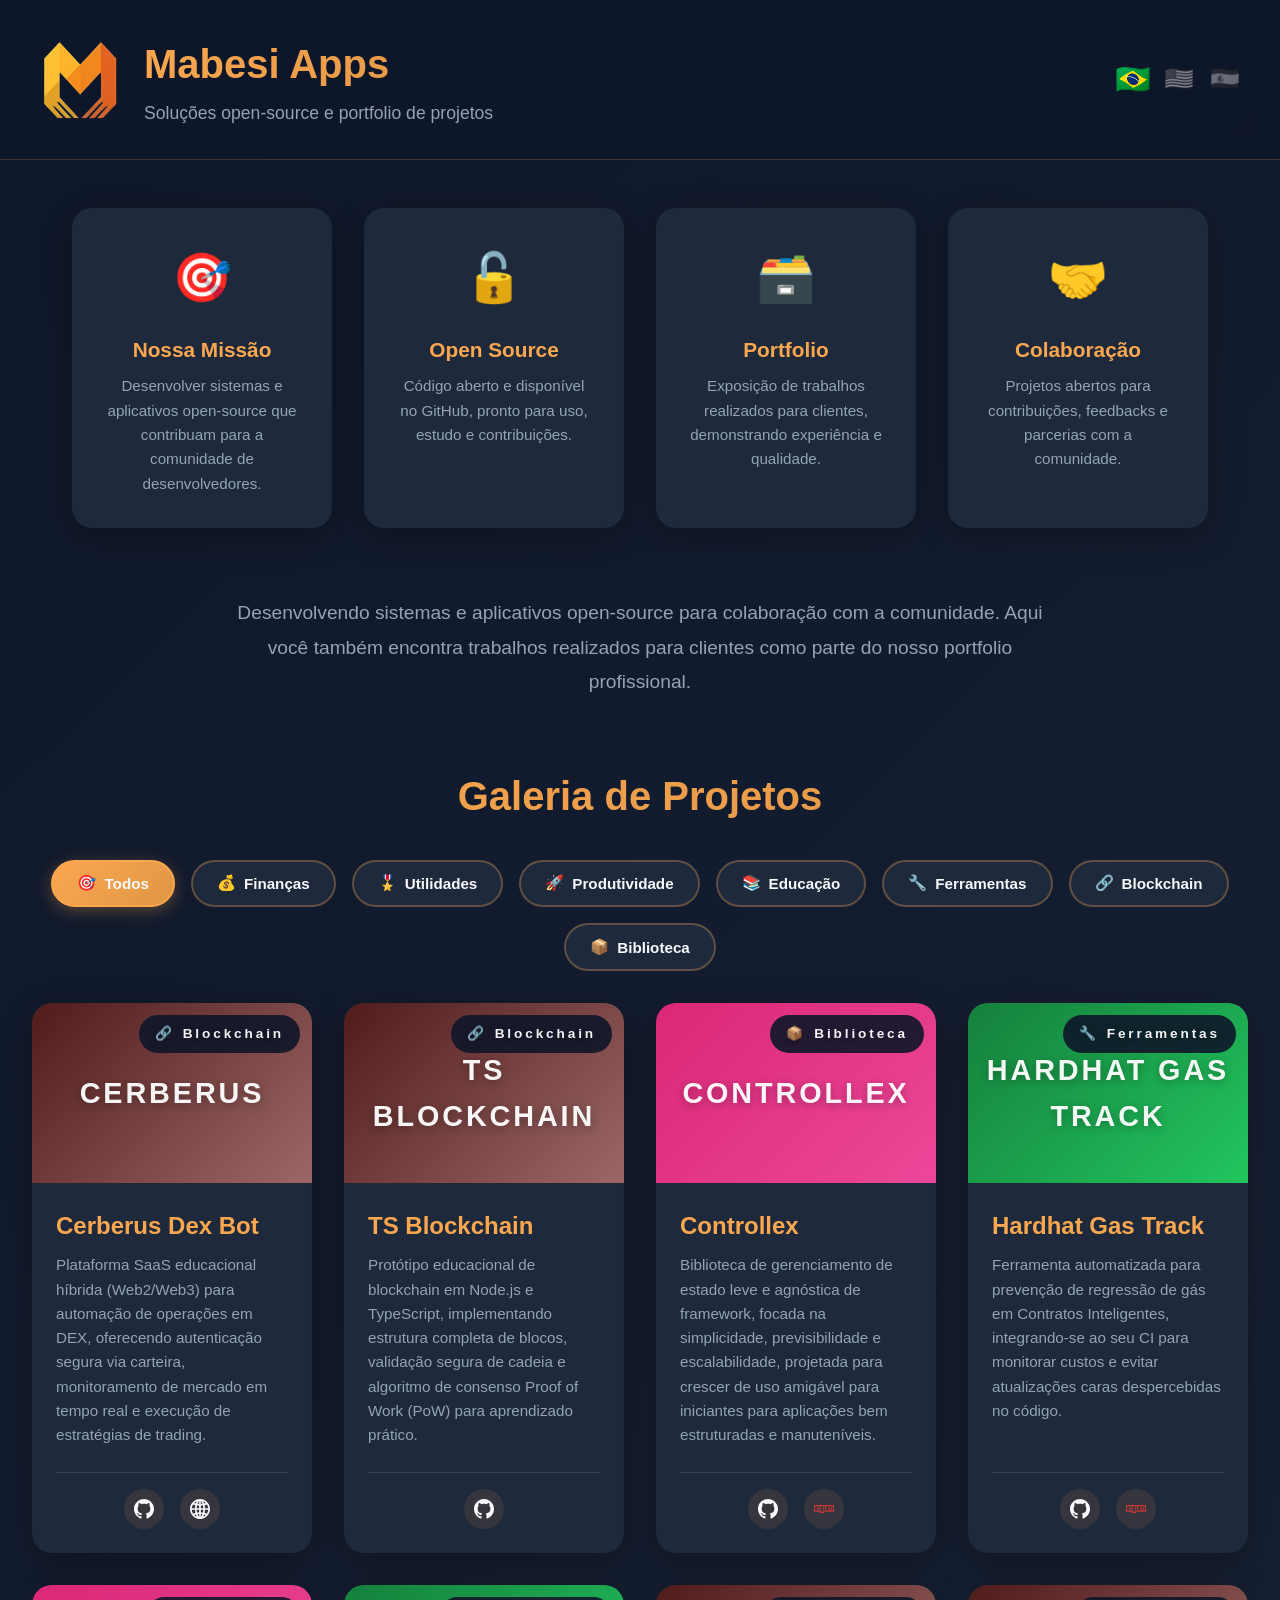
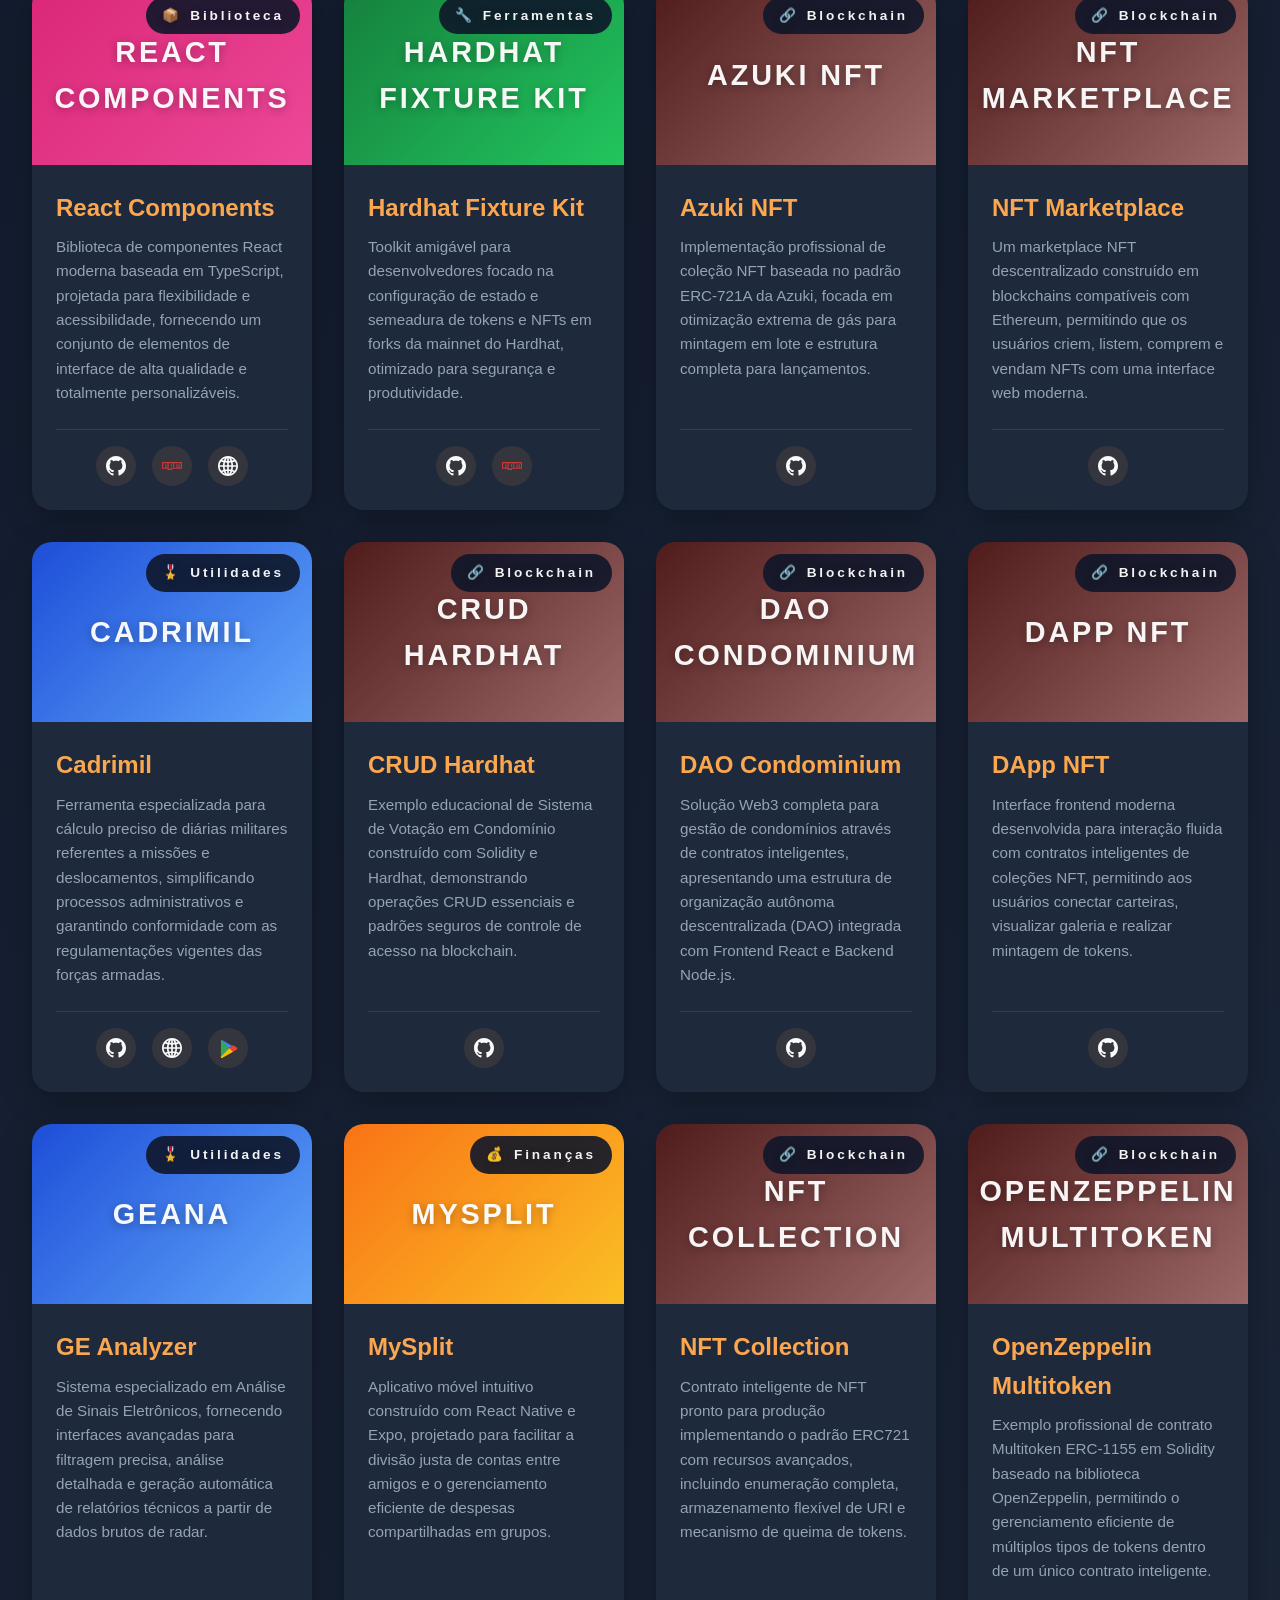
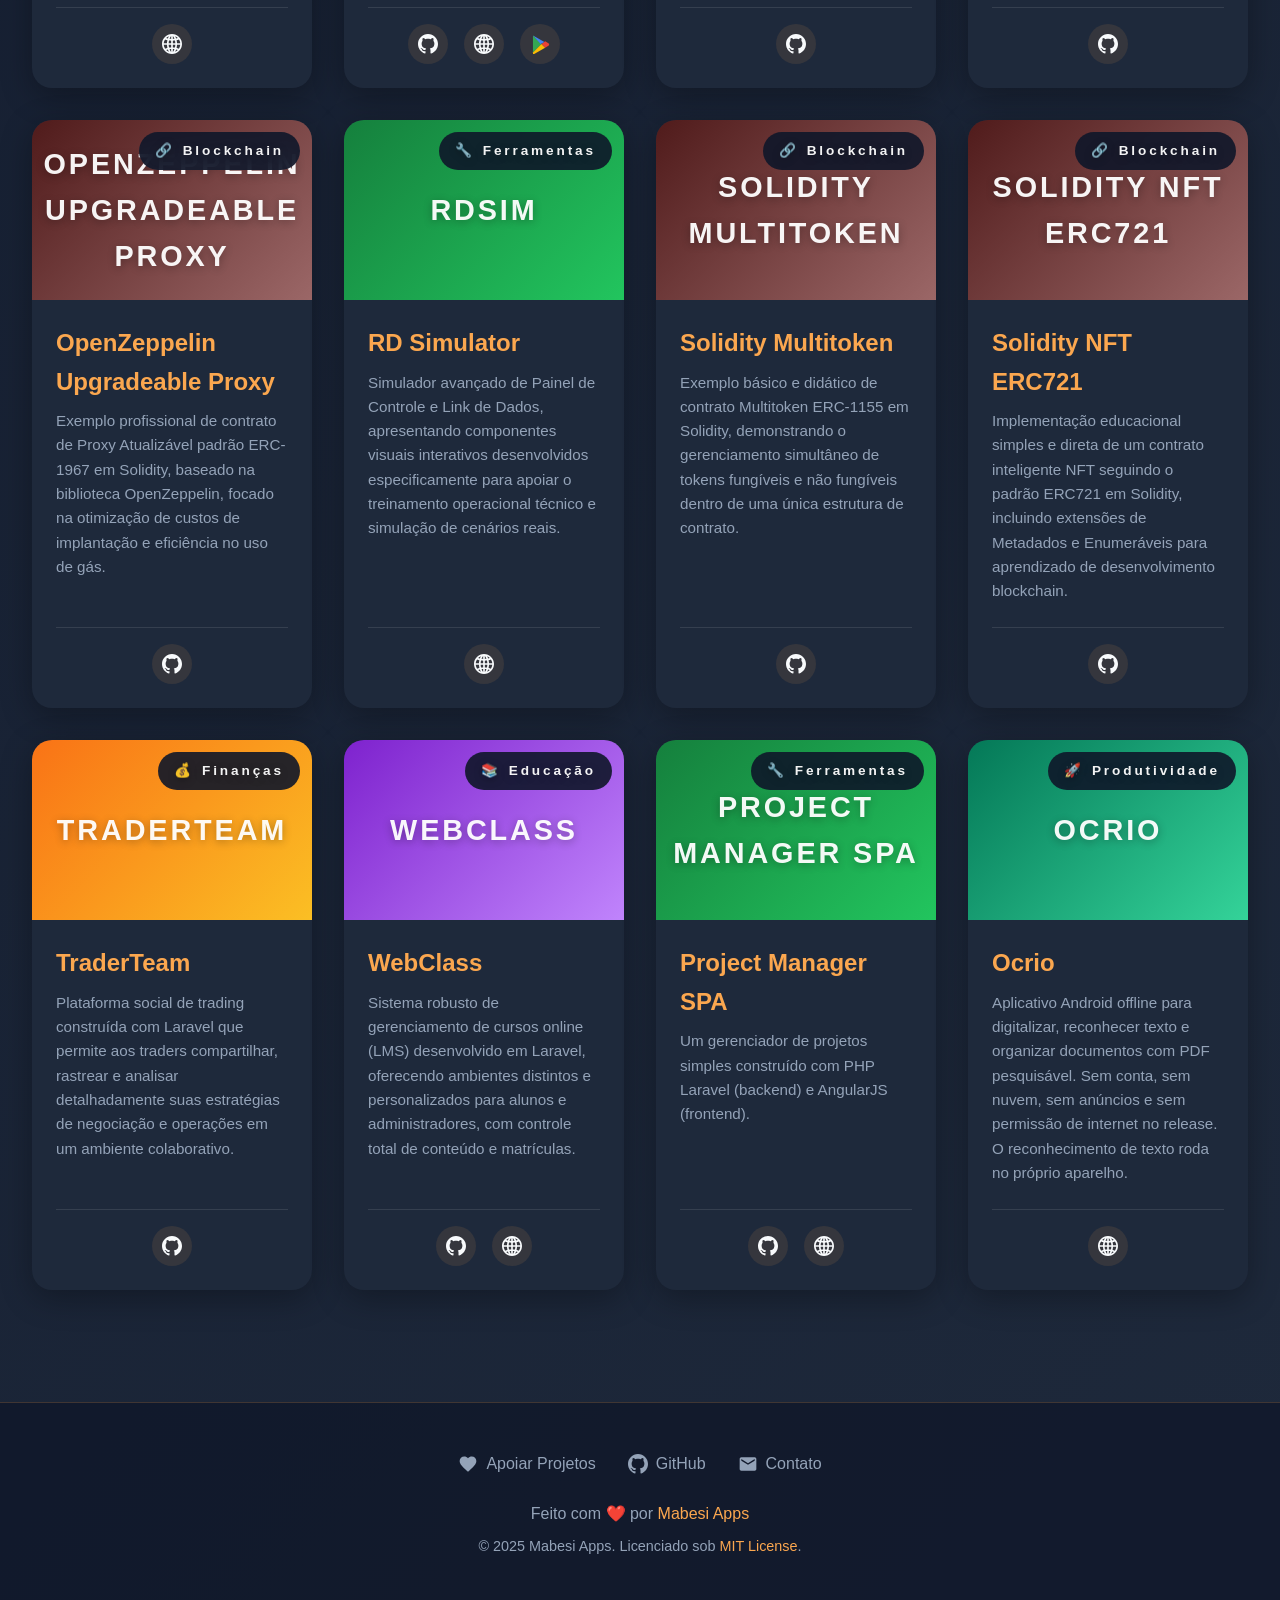
<file: index.html>
﻿<!DOCTYPE html>
<html lang="pt-BR">

<head>
    <meta charset="UTF-8">
    <meta name="viewport" content="width=device-width, initial-scale=1.0">
    <meta name="description"
        content="Mabesi Apps - Sistemas e aplicativos open-source para a comunidade e portfolio de projetos">
    <meta name="keywords" content="apps, open source, portfolio, desenvolvimento, software, comunidade">
    <meta name="author" content="Mabesi Apps">
    <title>Mabesi Apps - Portfolio de Projetos Open Source</title>
    <link rel="icon" type="image/x-icon" href="img/favicon.ico">
    <link rel="stylesheet" href="css/styles.css">
</head>

<body>
    <header>
        <div class="header-wrapper">
            <div class="header-content">
                <img src="img/mabesiapps_logo.png" alt="Mabesi Apps Logo" class="logo-img">
                <div>
                    <div class="logo">Mabesi Apps</div>
                    <div class="tagline" data-i18n="tagline">Soluções open-source e portfolio de projetos</div>
                </div>
            </div>
            <div class="language-switcher">
                <span class="lang-flag" data-lang="pt" title="Português">🇧🇷</span>
                <span class="lang-flag" data-lang="en" title="English">🇺🇸</span>
                <span class="lang-flag" data-lang="es" title="Español">🇪🇸</span>
            </div>
        </div>
    </header>

    <!-- About Cards (without title) -->
    <section class="about-section">
        <div class="about-content">
            <div class="about-card">
                <div class="about-icon">🎯</div>
                <h3 data-i18n="aboutMission">Nossa Missão</h3>
                <p data-i18n="aboutMissionText">
                    Desenvolver sistemas e aplicativos open-source que contribuam para a comunidade de desenvolvedores.
                </p>
            </div>
            <div class="about-card">
                <div class="about-icon">🔓</div>
                <h3 data-i18n="aboutOpenSource">Open Source</h3>
                <p data-i18n="aboutOpenSourceText">
                    Código aberto e disponível no GitHub, pronto para uso, estudo e contribuições.
                </p>
            </div>
            <div class="about-card">
                <div class="about-icon">🗃️</div>
                <h3 data-i18n="aboutPortfolio">Portfolio</h3>
                <p data-i18n="aboutPortfolioText">
                    Exposição de trabalhos realizados para clientes, demonstrando experiência e qualidade.
                </p>
            </div>
            <div class="about-card">
                <div class="about-icon">🤝</div>
                <h3 data-i18n="aboutCollaboration">Colaboração</h3>
                <p data-i18n="aboutCollaborationText">
                    Projetos abertos para contribuições, feedbacks e parcerias com a comunidade.
                </p>
            </div>
        </div>
    </section>

    <!-- Hero Text (without title) -->
    <section class="hero-text">
        <p data-i18n="heroText">
            Desenvolvendo sistemas e aplicativos open-source para colaboração com a comunidade.
            Aqui você também encontra trabalhos realizados para clientes como parte do nosso portfolio profissional.
        </p>
    </section>

    <!-- Projects Section (with title and filters) -->
    <section class="projects-section">
        <h2 class="section-title" data-i18n="projectsTitle">Galeria de Projetos</h2>

        <!-- Category Filters -->
        <div class="category-filters" id="category-filters">
            <!-- Filters will be loaded dynamically via JavaScript -->
        </div>

        <!-- Projects Grid -->
        <div class="projects-grid" id="projects-grid">
            <!-- Projects will be loaded dynamically via JavaScript -->
        </div>
    </section>

    <footer>
        <div class="footer-links">
            <a href="donate.html">
                <svg viewBox="0 0 24 24" xmlns="http://www.w3.org/2000/svg">
                    <path
                        d="M12 21.35l-1.45-1.32C5.4 15.36 2 12.28 2 8.5 2 5.42 4.42 3 7.5 3c1.74 0 3.41.81 4.5 2.09C13.09 3.81 14.76 3 16.5 3 19.58 3 22 5.42 22 8.5c0 3.78-3.4 6.86-8.55 11.54L12 21.35z" />
                </svg>
                <span data-i18n="footerDonate">Apoiar Projetos</span>
            </a>
            <a href="https://github.com/mabesi" target="_blank" rel="noopener noreferrer">
                <svg viewBox="0 0 24 24" xmlns="http://www.w3.org/2000/svg">
                    <path
                        d="M12 0c-6.626 0-12 5.373-12 12 0 5.302 3.438 9.8 8.207 11.387.599.111.793-.261.793-.577v-2.234c-3.338.726-4.033-1.416-4.033-1.416-.546-1.387-1.333-1.756-1.333-1.756-1.089-.745.083-.729.083-.729 1.205.084 1.839 1.237 1.839 1.237 1.07 1.834 2.807 1.304 3.492.997.107-.775.418-1.305.762-1.604-2.665-.305-5.467-1.334-5.467-5.931 0-1.311.469-2.381 1.236-3.221-.124-.303-.535-1.524.117-3.176 0 0 1.008-.322 3.301 1.23.957-.266 1.983-.399 3.003-.404 1.02.005 2.047.138 3.006.404 2.291-1.552 3.297-1.23 3.297-1.23.653 1.653.242 2.874.118 3.176.77.84 1.235 1.911 1.235 3.221 0 4.609-2.807 5.624-5.479 5.921.43.372.823 1.102.823 2.222v3.293c0 .319.192.694.801.576 4.765-1.589 8.199-6.086 8.199-11.386 0-6.627-5.373-12-12-12z" />
                </svg>
                <span data-i18n="footerGithub">GitHub</span>
            </a>
            <a href="mailto:mabesiapps@gmail.com">
                <svg viewBox="0 0 24 24" xmlns="http://www.w3.org/2000/svg">
                    <path
                        d="M20 4H4c-1.1 0-1.99.9-1.99 2L2 18c0 1.1.9 2 2 2h16c1.1 0 2-.9 2-2V6c0-1.1-.9-2-2-2zm0 4l-8 5-8-5V6l8 5 8-5v2z" />
                </svg>
                <span data-i18n="footerContact">Contato</span>
            </a>
        </div>
        <div class="footer-info">
            <p>
                <span data-i18n="footerMade">Feito com</span> ❤️ <span data-i18n="footerBy">por</span>
                <a href="https://github.com/mabesi" target="_blank" rel="noopener noreferrer">Mabesi Apps</a>
            </p>
            <p style="margin-top: 0.5rem; font-size: 0.9rem;">
                © 2025 Mabesi Apps. <span data-i18n="footerLicense">Licenciado sob</span>
                <a href="https://opensource.org/license/MIT" target="_blank" rel="noopener noreferrer">MIT License</a>.
            </p>
        </div>
    </footer>

    <script src="js/main.js"></script>
</body>

</html>
</file>
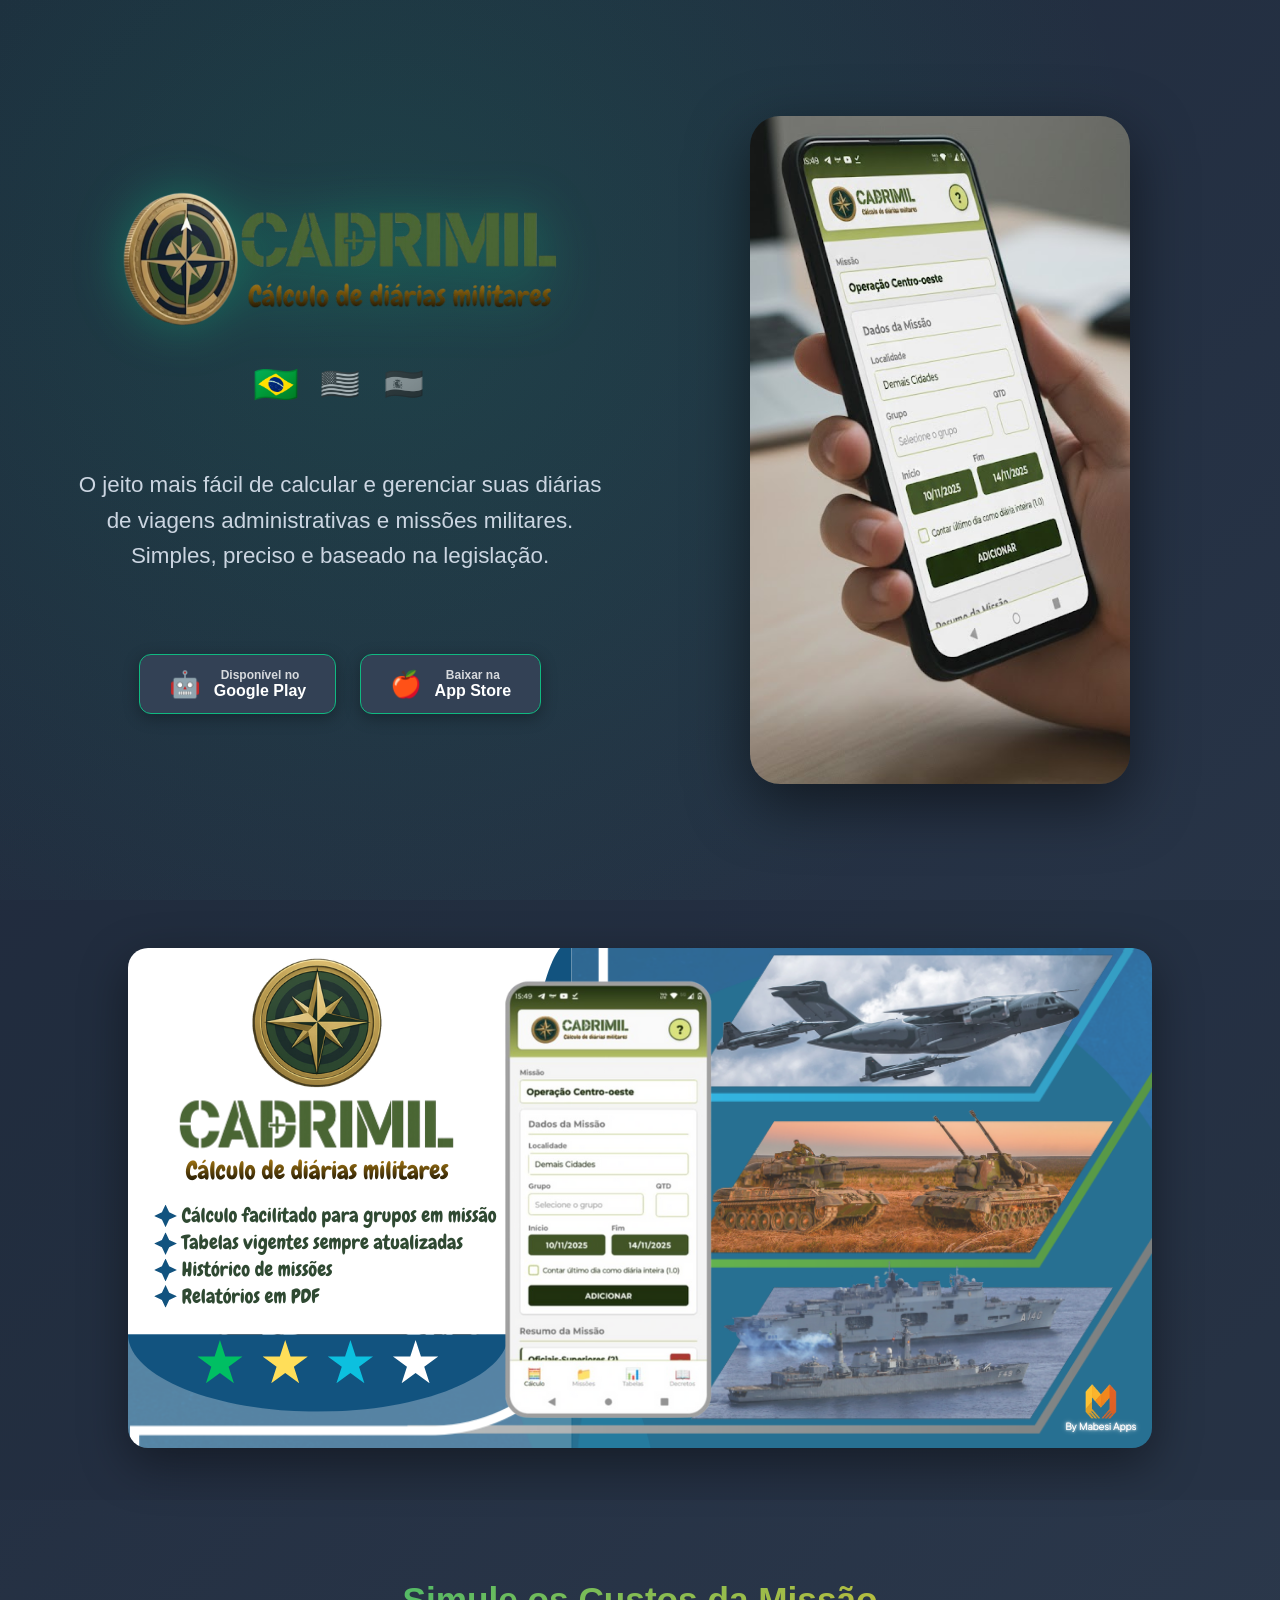
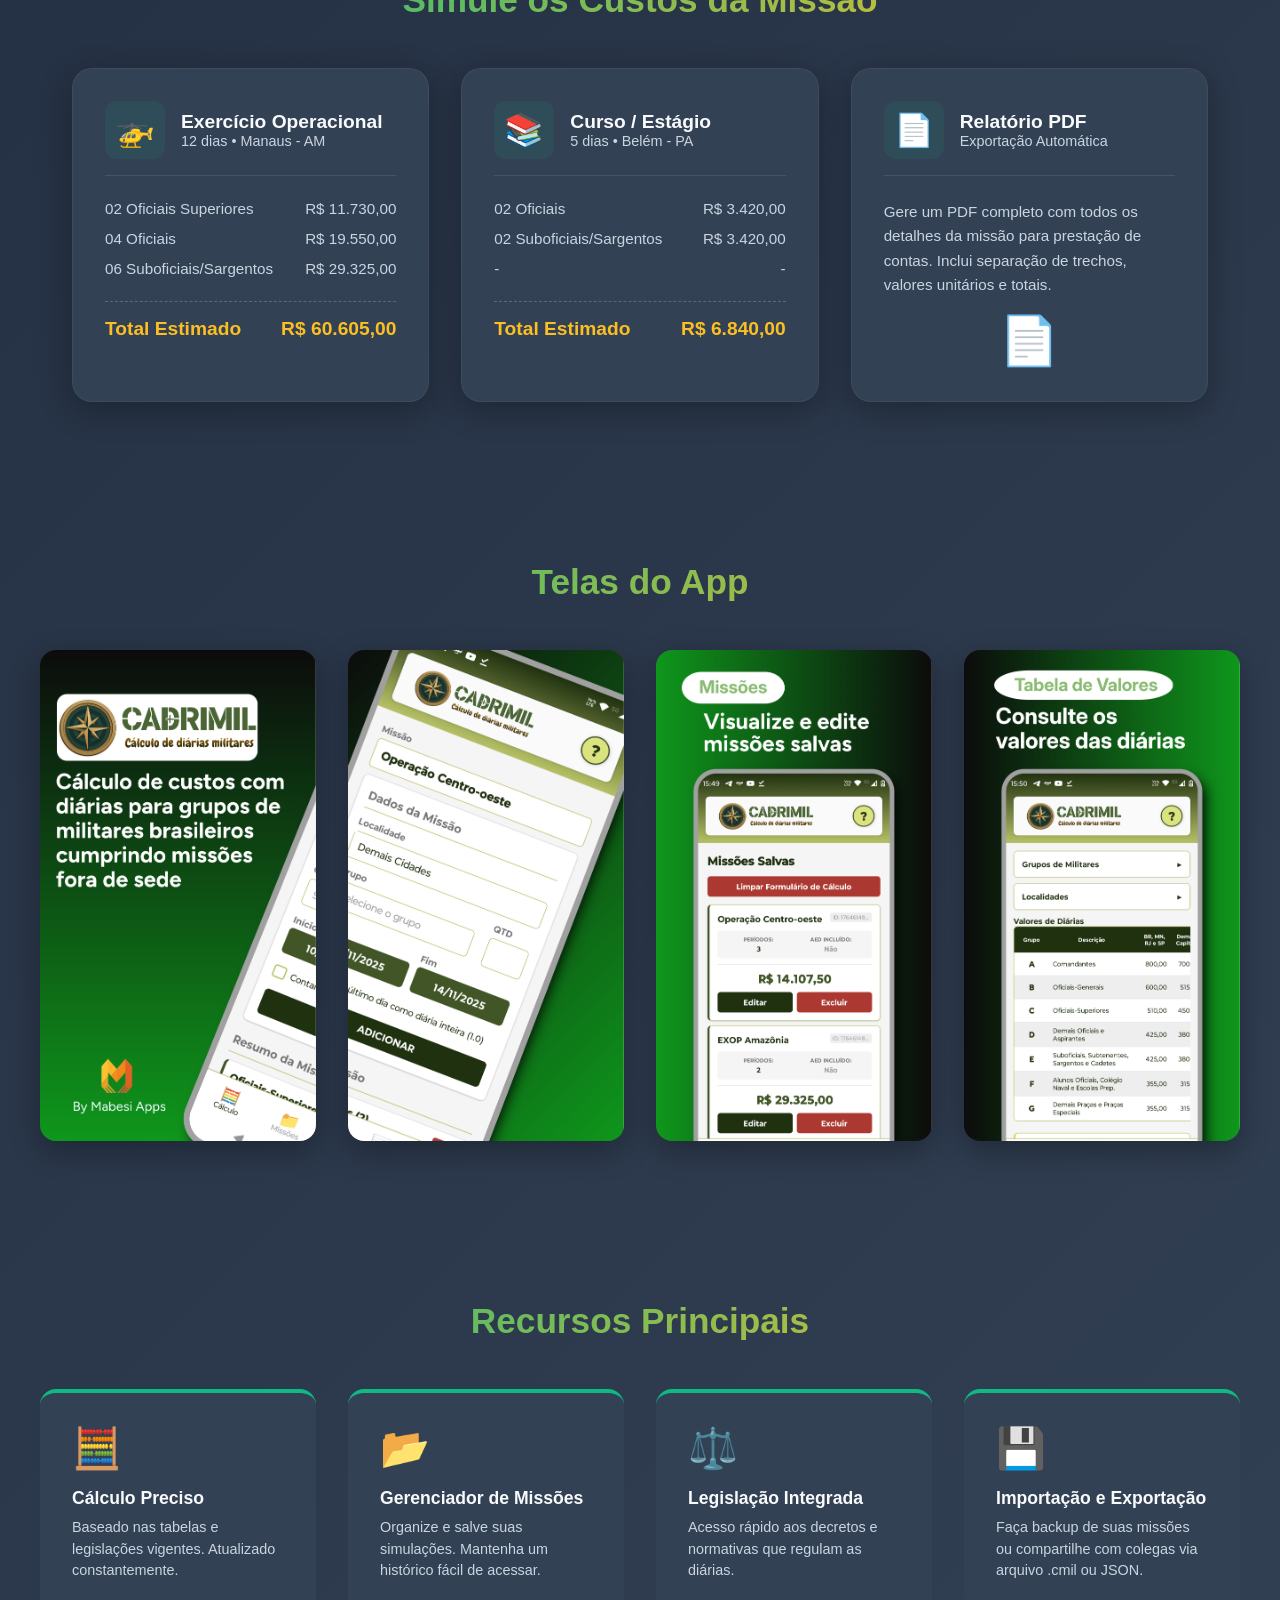
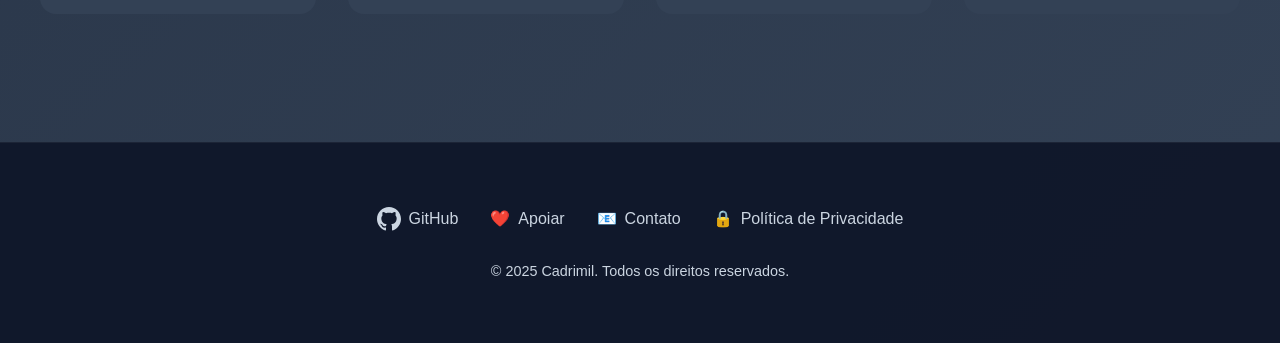
<file: cadrimil/index.html>
<!DOCTYPE html>
<html lang="pt-BR">

<head>
    <meta charset="UTF-8">
    <meta name="viewport" content="width=device-width, initial-scale=1.0">
    <title>Cadrimil - Calculadora de Diárias Militares</title>
    <link rel="icon" type="image/x-icon" href="img/favicon.png">
    <style>
        * {
            margin: 0;
            padding: 0;
            box-sizing: border-box;
        }

        :root {
            /* Palette adapted for Cadrimil (Soft Dark Theme) */
            /* Adjusted to be lighter than original dark, but not bright white */
            --primary-color: #10B981;
            /* Emerald 500 */
            --secondary-color: #059669;
            /* Emerald 600 */
            --accent-gold: #fbbf24;
            /* Amber 400 */

            /* Soft Dark Backgrounds */
            --dark-bg: #1E293B;
            /* Slate 800 (Lighter than original Slate 900) */
            --card-bg: #334155;
            /* Slate 700 (Lighter card) */

            /* Text Colors */
            --text-light: #F8FAFC;
            /* Light text */
            --text-gray: #CBD5E1;
            /* Slate 300 - lighter gray for readability */

            --success-green: #10B981;
        }

        body {
            font-family: 'Segoe UI', Tahoma, Geneva, Verdana, sans-serif;
            background: linear-gradient(135deg, #1E293B 0%, #334155 100%);
            color: var(--text-light);
            overflow-x: hidden;
        }

        /* Hero Section */
        .hero {
            min-height: 100vh;
            display: grid;
            grid-template-columns: 1fr 1fr;
            gap: 3rem;
            align-items: center;
            padding: 2rem 4rem;
            position: relative;
            overflow: hidden;
        }

        .hero-left {
            display: flex;
            flex-direction: column;
            align-items: center;
            /* Centered for main impact */
            justify-content: center;
            text-align: center;
            z-index: 10;
        }

        .hero-right {
            display: flex;
            align-items: center;
            justify-content: center;
            z-index: 10;
        }

        .smartphone-mockup {
            max-width: 380px;
            width: 100%;
            height: auto;
            border-radius: 30px;
            box-shadow: 0 20px 60px rgba(0, 0, 0, 0.5);
            animation: float 6s ease-in-out infinite;
        }

        @keyframes float {

            0%,
            100% {
                transform: translateY(0px);
            }

            50% {
                transform: translateY(-20px);
            }
        }

        .hero::before {
            content: '';
            position: absolute;
            top: 0;
            left: 0;
            right: 0;
            bottom: 0;
            /* Subtle green/gold glow */
            background: radial-gradient(circle at 30% 30%, rgba(16, 185, 129, 0.15) 0%, transparent 70%);
            pointer-events: none;
        }

        .logo-container {
            margin-bottom: 2rem;
            width: 100%;
            display: flex;
            flex-direction: column;
            align-items: center;
        }

        .logo-container img {
            width: 80%;
            max-width: 500px;
            /* Safety cap to prevent it from being too huge on very large screens */
            height: auto;
            margin-bottom: 2rem;
            filter: drop-shadow(0 0 25px rgba(16, 185, 129, 0.4));
        }

        .language-switcher {
            display: flex;
            gap: 1.5rem;
            justify-content: center;
            margin-bottom: 2rem;
        }

        .lang-flag {
            font-size: 2rem;
            cursor: pointer;
            opacity: 0.6;
            transition: all 0.3s ease;
            filter: grayscale(100%);
        }

        .lang-flag:hover,
        .lang-flag.active {
            opacity: 1;
            filter: grayscale(0%);
            transform: scale(1.15);
        }

        .hero-subtitle {
            font-size: 1.4rem;
            color: var(--text-gray);
            max-width: 650px;
            margin: 0 auto 3rem;
            line-height: 1.6;
        }

        /* Hero Illustration Removed */

        .store-buttons {
            display: flex;
            gap: 1.5rem;
            justify-content: center;
            flex-wrap: wrap;
            margin-top: 2rem;
        }

        .store-button {
            display: inline-flex;
            align-items: center;
            gap: 0.8rem;
            padding: 0.8rem 1.8rem;
            font-size: 1rem;
            font-weight: 600;
            color: white;
            background: var(--card-bg);
            border: 1px solid var(--primary-color);
            border-radius: 12px;
            cursor: pointer;
            text-decoration: none;
            box-shadow: 0 4px 16px rgba(0, 0, 0, 0.3);
            transition: all 0.3s ease;
        }

        .store-button:hover {
            transform: translateY(-3px);
            box-shadow: 0 8px 24px rgba(16, 185, 129, 0.3);
            background: rgba(16, 185, 129, 0.1);
        }

        .store-icon {
            font-size: 1.6rem;
        }

        /* Sections General */
        section {
            padding: 5rem 2rem;
        }

        .section-title {
            text-align: center;
            font-size: 2.2rem;
            font-weight: 800;
            margin-bottom: 3rem;
            background: linear-gradient(135deg, var(--primary-color), var(--accent-gold));
            -webkit-background-clip: text;
            -webkit-text-fill-color: transparent;
            background-clip: text;
        }

        /* Banner */
        .banner-section {
            padding: 3rem 2rem;
            text-align: center;
            background: rgba(30, 41, 59, 0.3);
        }

        .banner-section img {
            max-width: 100%;
            max-height: 600px;
            width: auto;
            border-radius: 20px;
            box-shadow: 0 16px 48px rgba(0, 0, 0, 0.4);
        }

        /* Simulations / Examples */
        .simulations-section {
            max-width: 1200px;
            margin: 0 auto;
        }

        .simulation-grid {
            display: grid;
            grid-template-columns: repeat(auto-fit, minmax(320px, 1fr));
            gap: 2rem;
        }

        .simulation-card {
            background: var(--card-bg);
            border-radius: 20px;
            padding: 2rem;
            box-shadow: 0 8px 32px rgba(0, 0, 0, 0.3);
            transition: transform 0.3s ease;
            border: 1px solid rgba(255, 255, 255, 0.05);
        }

        .simulation-card:hover {
            transform: translateY(-5px);
            border-color: var(--primary-color);
        }

        .simulation-header {
            display: flex;
            align-items: center;
            gap: 1rem;
            margin-bottom: 1.5rem;
            border-bottom: 1px solid rgba(255, 255, 255, 0.1);
            padding-bottom: 1rem;
        }

        .simulation-icon {
            font-size: 2rem;
            padding: 10px;
            background: rgba(16, 185, 129, 0.1);
            border-radius: 12px;
            color: var(--primary-color);
        }

        .simulation-title h3 {
            font-size: 1.2rem;
            color: var(--text-light);
        }

        .simulation-title p {
            font-size: 0.9rem;
            color: var(--text-gray);
        }

        .calc-row {
            display: flex;
            justify-content: space-between;
            margin-bottom: 0.8rem;
            font-size: 0.95rem;
            color: var(--text-gray);
        }

        .calc-total {
            margin-top: 1.5rem;
            padding-top: 1rem;
            border-top: 1px dashed rgba(255, 255, 255, 0.2);
            display: flex;
            justify-content: space-between;
            font-size: 1.2rem;
            font-weight: 700;
            color: var(--accent-gold);
        }

        /* Screenshots */
        .screenshots-container {
            max-width: 1200px;
            margin: 0 auto;
            display: grid;
            grid-template-columns: repeat(auto-fit, minmax(200px, 1fr));
            gap: 2rem;
        }

        .screenshot-card {
            border-radius: 16px;
            overflow: hidden;
            box-shadow: 0 10px 30px rgba(0, 0, 0, 0.3);
            transition: transform 0.3s ease;
        }

        .screenshot-card:hover {
            transform: scale(1.03);
        }

        .screenshot-card img {
            width: 100%;
            display: block;
        }

        /* Features */
        .features-grid {
            max-width: 1200px;
            margin: 0 auto;
            display: grid;
            grid-template-columns: repeat(auto-fit, minmax(260px, 1fr));
            gap: 2rem;
        }

        .feature-card {
            background: var(--card-bg);
            padding: 2rem;
            border-radius: 16px;
            text-align: left;
            border-top: 4px solid var(--primary-color);
        }

        .feature-icon {
            font-size: 2.5rem;
            margin-bottom: 1rem;
            color: var(--text-light);
        }

        .feature-title {
            font-size: 1.1rem;
            font-weight: 700;
            margin-bottom: 0.5rem;
            color: var(--text-light);
        }

        .feature-desc {
            font-size: 0.9rem;
            color: var(--text-gray);
            line-height: 1.5;
        }

        /* Footer */
        footer {
            background: rgba(15, 23, 42, 0.95);
            padding: 4rem 2rem;
            margin-top: 3rem;
            border-top: 1px solid rgba(255, 255, 255, 0.05);
            text-align: center;
        }

        .footer-links {
            display: flex;
            justify-content: center;
            gap: 2rem;
            margin-bottom: 2rem;
        }

        .footer-link {
            color: var(--text-gray);
            text-decoration: none;
            font-size: 1rem;
            display: flex;
            align-items: center;
            gap: 0.5rem;
            transition: color 0.2s;
        }

        .footer-link:hover {
            color: var(--primary-color);
        }

        @media (max-width: 768px) {
            .hero {
                grid-template-columns: 1fr;
                padding: 2rem 1.5rem;
                text-align: center;
            }

            .hero-right {
                order: -1;
                margin-bottom: 2rem;
            }

            .smartphone-mockup {
                max-width: 280px;
            }

            .hero-illustration-container {
                max-width: 100%;
            }
        }
    </style>
</head>

<body>

    <section class="hero">
        <div class="hero-left">
            <div class="logo-container">
                <img src="img/logo.png" alt="Cadrimil Logo">
                <div class="language-switcher">
                    <span class="lang-flag active" data-lang="pt" title="Português">🇧🇷</span>
                    <span class="lang-flag" data-lang="en" title="English">🇺🇸</span>
                    <span class="lang-flag" data-lang="es" title="Español">🇪🇸</span>
                </div>
            </div>

            <h1 style="display:none;">Cadrimil</h1>
            <p class="hero-subtitle" id="hero-subtitle">
                O jeito mais fácil de calcular e gerenciar suas diárias de viagens administrativas e missões militares.
                Simples, preciso e baseado na legislação.
            </p>

            <!-- New Art Replacement Removed -->

            <div class="store-buttons">
                <a href="#" class="store-button">
                    <span class="store-icon">🤖</span>
                    <div>
                        <div class="store-text-small" style="font-size: 0.75rem; opacity: 0.8;">Disponível no</div>
                        <div class="store-text-large">Google Play</div>
                    </div>
                </a>
                <a href="#" class="store-button">
                    <span class="store-icon">🍎</span>
                    <div>
                        <div class="store-text-small" style="font-size: 0.75rem; opacity: 0.8;">Baixar na</div>
                        <div class="store-text-large">App Store</div>
                    </div>
                </a>
            </div>
        </div>

        <div class="hero-right">
            <img src="img/view_app.png" alt="Cadrimil App" class="smartphone-mockup">
        </div>
    </section>

    <!-- Banner -->
    <section class="banner-section">
        <img src="img/banner.png" alt="Cadrimil Banner">
    </section>

    <!-- Funcionalidades / Simulação -->
    <section class="simulations-section">
        <h2 class="section-title" id="features-main-title">Simule os Custos da Missão</h2>
        <div class="simulation-grid">

            <div class="simulation-card">
                <div class="simulation-header">
                    <div class="simulation-icon">🚁</div>
                    <div class="simulation-title">
                        <h3 id="sim1-title">Exercício Operacional</h3>
                        <p id="sim1-desc">12 dias • Manaus - AM</p>
                    </div>
                </div>
                <div class="calc-row">
                    <span id="label-sim1-row1">02 Oficiais Superiores</span>
                    <span>R$ 11.730,00</span>
                </div>
                <div class="calc-row">
                    <span id="label-sim1-row2">04 Oficiais</span>
                    <span>R$ 19.550,00</span>
                </div>
                <div class="calc-row">
                    <span id="label-sim1-row3">06 Suboficiais/Sargentos</span>
                    <span>R$ 29.325,00</span>
                </div>
                <div class="calc-total">
                    <span class="label-total">Total Estimado</span>
                    <span>R$ 60.605,00</span>
                </div>
            </div>

            <div class="simulation-card">
                <div class="simulation-header">
                    <div class="simulation-icon">📚</div>
                    <div class="simulation-title">
                        <h3 id="sim2-title">Curso / Estágio</h3>
                        <p id="sim2-desc">5 dias • Belém - PA</p>
                    </div>
                </div>
                <div class="calc-row">
                    <span id="label-sim2-row1">02 Oficiais</span>
                    <span>R$ 3.420,00</span>
                </div>
                <div class="calc-row">
                    <span id="label-sim2-row2">02 Suboficiais/Sargentos</span>
                    <span>R$ 3.420,00</span>
                </div>
                <div class="calc-row">
                    <span>-</span>
                    <span>-</span>
                </div>
                <div class="calc-total">
                    <span class="label-total">Total Estimado</span>
                    <span>R$ 6.840,00</span>
                </div>
            </div>

            <div class="simulation-card">
                <div class="simulation-header">
                    <div class="simulation-icon">📄</div>
                    <div class="simulation-title">
                        <h3 id="sim3-title">Relatório PDF</h3>
                        <p id="sim3-desc">Exportação Automática</p>
                    </div>
                </div>
                <p style="color: var(--text-gray); font-size: 0.95rem; line-height: 1.6;" id="sim3-text">
                    Gere um PDF completo com todos os detalhes da missão para prestação de contas.
                    Inclui separação de trechos, valores unitários e totais.
                </p>
                <div style="margin-top: 1rem; text-align: center;">
                    <span style="color: var(--secondary-color); font-size: 3rem;">📄</span>
                </div>
            </div>

        </div>
    </section>

    <!-- Screenshots -->
    <section>
        <h2 class="section-title" id="screenshots-title">Telas do App</h2>
        <div class="screenshots-container">
            <div class="screenshot-card"><img src="img/01_introducao.png" alt="Introdução"></div>
            <div class="screenshot-card"><img src="img/02_calculo.png" alt="Cálculo"></div>
            <div class="screenshot-card"><img src="img/03_missoes.png" alt="Missões"></div>
            <div class="screenshot-card"><img src="img/04_tabelas.png" alt="Tabelas"></div>
        </div>
    </section>

    <!-- Features List -->
    <section>
        <h2 class="section-title" id="resources-title">Recursos Principais</h2>
        <div class="features-grid">
            <div class="feature-card">
                <div class="feature-icon">🧮</div>
                <div class="feature-title" id="feat1-title">Cálculo Preciso</div>
                <div class="feature-desc" id="feat1-desc">Baseado nas tabelas e legislações vigentes. Atualizado
                    constantemente.</div>
            </div>
            <div class="feature-card">
                <div class="feature-icon">📂</div>
                <div class="feature-title" id="feat2-title">Gerenciador de Missões</div>
                <div class="feature-desc" id="feat2-desc">Organize e salve suas simulações. Mantenha um histórico fácil
                    de acessar.</div>
            </div>
            <div class="feature-card">
                <div class="feature-icon">⚖️</div>
                <div class="feature-title" id="feat3-title">Legislação Integrada</div>
                <div class="feature-desc" id="feat3-desc">Acesso rápido aos decretos e normativas que regulam as
                    diárias.</div>
            </div>
            <div class="feature-card">
                <div class="feature-icon">💾</div>
                <div class="feature-title" id="feat4-title">Importação e Exportação</div>
                <div class="feature-desc" id="feat4-desc">Faça backup de suas missões ou compartilhe com colegas via
                    arquivo .cmil ou JSON.</div>
            </div>
        </div>
    </section>

    <footer>
        <div class="footer-links">
            <a href="https://github.com/mabesi/cadrimil" target="_blank" class="footer-link">
                <!-- GitHub Icon -->
                <svg xmlns="http://www.w3.org/2000/svg" width="24" height="24" viewBox="0 0 24 24" fill="currentColor">
                    <path
                        d="M12 0c-6.626 0-12 5.373-12 12 0 5.302 3.438 9.8 8.207 11.387.599.111.793-.261.793-.577v-2.234c-3.338.726-4.033-1.416-4.033-1.416-.546-1.387-1.333-1.756-1.333-1.756-1.089-.745.083-.729.083-.729 1.205.084 1.839 1.237 1.839 1.237 1.07 1.834 2.807 1.304 3.492.997.107-.775.418-1.305.762-1.604-2.665-.305-5.467-1.334-5.467-5.931 0-1.311.469-2.381 1.236-3.221-.124-.303-.535-1.524.117-3.176 0 0 1.008-.322 3.301 1.23.957-.266 1.983-.399 3.003-.404 1.02.005 2.047.138 3.006.404 2.291-1.552 3.297-1.23 3.297-1.23.653 1.653.242 2.874.118 3.176.77.84 1.235 1.911 1.235 3.221 0 4.609-2.807 5.624-5.479 5.921.43.372.823 1.102.823 2.222v3.293c0 .319.192.694.801.576 4.765-1.589 8.199-6.086 8.199-11.386 0-6.627-5.373-12-12-12z" />
                </svg>
                <span>GitHub</span>
            </a>
            <a href="https://mabesi.github.io/apps/donate.html" target="_blank" class="footer-link">
                <span>❤️</span> <span>Apoiar</span>
            </a>
            <a href="mailto:mabesiapps@gmail.com" class="footer-link">
                <span>📧</span> <span>Contato</span>
            </a>
            <a href="privacy_policy.html" class="footer-link">
                <span>🔒</span> <span id="privacy-link">Política de Privacidade</span>
            </a>
        </div>
        <p style="color: var(--text-gray); font-size: 0.9rem;">
            © 2025 Cadrimil. <span id="copyright-text">Todos os direitos reservados.</span>
        </p>
    </footer>

    <script>
        const translations = {
            pt: {
                heroSubtitle: "O jeito mais fácil de calcular e gerenciar suas diárias de viagens administrativas e missões militares. Simples, preciso e baseado na legislação.",
                storeSmall1: "Disponível no",
                storeLarge1: "Google Play",
                storeSmall2: "Baixar na",
                storeLarge2: "App Store",
                featuresMainTitle: "Simule os Custos da Missão",
                sim1Title: "Exercício Operacional",
                sim1Desc: "12 dias • Manaus - AM",
                sim1Row1: "02 Oficiais Superiores",
                sim1Row2: "04 Oficiais",
                sim1Row3: "06 Suboficiais/Sargentos",
                sim2Title: "Curso / Estágio",
                sim2Desc: "5 dias • Belém - PA",
                sim2Row1: "02 Oficiais",
                sim2Row2: "02 Suboficiais/Sargentos",
                sim3Title: "Relatório PDF",
                sim3Desc: "Exportação Automática",
                sim3Text: "Gere um PDF completo com todos os detalhes da missão para prestação de contas. Inclui separação de trechos, valores unitários e totais.",
                screenshotsTitle: "Telas do App",
                resourcesTitle: "Recursos Principais",
                feat1Title: "Cálculo Preciso",
                feat1Desc: "Baseado nas tabelas e legislações vigentes. Atualizado constantemente.",
                feat2Title: "Gerenciador de Missões",
                feat2Desc: "Organize e salve suas simulações. Mantenha um histórico fácil de acessar.",
                feat3Title: "Legislação Integrada",
                feat3Desc: "Acesso rápido aos decretos e normativas que regulam as diárias.",
                feat4Title: "Importação e Exportação",
                feat4Desc: "Faça backup de suas missões ou compartilhe com colegas via arquivo .cmil ou JSON.",
                contactLink: "Contato",
                privacyLink: "Política de Privacidade",
                copyrightText: "Todos os direitos reservados.",
                labelTotal: "Total Estimado"
            },
            en: {
                heroSubtitle: "The easiest way to calculate and manage your daily allowances for administrative travel and military missions. Simple, accurate and legislation-based.",
                storeSmall1: "Get it on",
                storeLarge1: "Google Play",
                storeSmall2: "Download on the",
                storeLarge2: "App Store",
                featuresMainTitle: "Simulate Mission Costs",
                sim1Title: "Operational Exercise",
                sim1Desc: "12 days • Manaus - AM",
                sim1Row1: "02 Senior Officers",
                sim1Row2: "04 Officers",
                sim1Row3: "06 Sub-officers/Sergeants",
                sim2Title: "Course / Internship",
                sim2Desc: "5 days • Belém - PA",
                sim2Row1: "02 Officers",
                sim2Row2: "02 Sub-officers/Sergeants",
                sim3Title: "PDF Report",
                sim3Desc: "Automatic Export",
                sim3Text: "Generate a complete PDF with all mission details for accountability. Includes separation of legs, unit values and totals.",
                screenshotsTitle: "App Screens",
                resourcesTitle: "Main Features",
                feat1Title: "Accurate Calculation",
                feat1Desc: "Based on current tables and legislation. Constantly updated.",
                feat2Title: "Mission Manager",
                feat2Desc: "Organize and save your simulations. Keep an easy-to-access history.",
                feat3Title: "Integrated Legislation",
                feat3Desc: "Quick access to decrees and regulations governing daily allowances.",
                feat4Title: "Import & Export",
                feat4Desc: "Backup your missions or share with colleagues via .cmil file or JSON.",
                contactLink: "Contact",
                privacyLink: "Privacy Policy",
                copyrightText: "All rights reserved.",
                labelTotal: "Estimated Total"
            },
            es: {
                heroSubtitle: "La forma más fácil de calcular y gestionar sus viáticos para viajes administrativos y misiones militares. Simple, preciso y basado en la legislación.",
                storeSmall1: "Disponible en",
                storeLarge1: "Google Play",
                storeSmall2: "Consíguelo en el",
                storeLarge2: "App Store",
                featuresMainTitle: "Simule los Costos de la Misión",
                sim1Title: "Ejercicio Operacional",
                sim1Desc: "12 días • Manaus - AM",
                sim1Row1: "02 Oficiales Superiores",
                sim1Row2: "04 Oficiales",
                sim1Row3: "06 Suboficiales/Sargentos",
                sim2Title: "Curso / Pasantía",
                sim2Desc: "5 días • Belém - PA",
                sim2Row1: "02 Oficiales",
                sim2Row2: "02 Suboficiales/Sargentos",
                sim3Title: "Informe PDF",
                sim3Desc: "Exportación Automática",
                sim3Text: "Genere un PDF completo con todos los detalles de la misión para la rendición de cuentas. Incluye separación de tramos, valores unitarios y totales.",
                screenshotsTitle: "Pantallas de la App",
                resourcesTitle: "Características Principales",
                feat1Title: "Cálculo Preciso",
                feat1Desc: "Basado en tablas y legislación vigentes. Constantemente actualizado.",
                feat2Title: "Gestor de Misiones",
                feat2Desc: "Organice y guarde sus simulaciones. Mantenga un historial de fácil acceso.",
                feat3Title: "Legislación Integrada",
                feat3Desc: "Acceso rápido a decretos y normativas que regulan los viáticos.",
                feat4Title: "Importación y Exportación",
                feat4Desc: "Haga una copia de seguridad de sus misiones o compártalas con colegas mediante archivo .cmil o JSON.",
                contactLink: "Contacto",
                privacyLink: "Política de Privacidad",
                copyrightText: "Todos los derechos reservados.",
                labelTotal: "Total Estimado"
            }
        };

        function applyTranslations(lang) {
            const t = translations[lang];

            document.getElementById('hero-subtitle').textContent = t.heroSubtitle;
            document.querySelectorAll('.store-text-small')[0].textContent = t.storeSmall1;
            document.querySelectorAll('.store-text-large')[0].textContent = t.storeLarge1;
            document.querySelectorAll('.store-text-small')[1].textContent = t.storeSmall2;
            document.querySelectorAll('.store-text-large')[1].textContent = t.storeLarge2;

            document.getElementById('features-main-title').textContent = t.featuresMainTitle;

            document.getElementById('sim1-title').textContent = t.sim1Title;
            document.getElementById('sim1-desc').textContent = t.sim1Desc;
            if (document.getElementById('label-sim1-row1')) document.getElementById('label-sim1-row1').textContent = t.sim1Row1;
            if (document.getElementById('label-sim1-row2')) document.getElementById('label-sim1-row2').textContent = t.sim1Row2;
            if (document.getElementById('label-sim1-row3')) document.getElementById('label-sim1-row3').textContent = t.sim1Row3;

            document.getElementById('sim2-title').textContent = t.sim2Title;
            document.getElementById('sim2-desc').textContent = t.sim2Desc;
            if (document.getElementById('label-sim2-row1')) document.getElementById('label-sim2-row1').textContent = t.sim2Row1;
            if (document.getElementById('label-sim2-row2')) document.getElementById('label-sim2-row2').textContent = t.sim2Row2;

            document.getElementById('sim3-title').textContent = t.sim3Title;
            document.getElementById('sim3-desc').textContent = t.sim3Desc;
            document.getElementById('sim3-text').textContent = t.sim3Text;

            document.getElementById('screenshots-title').textContent = t.screenshotsTitle;
            document.getElementById('resources-title').textContent = t.resourcesTitle;

            document.getElementById('feat1-title').textContent = t.feat1Title;
            document.getElementById('feat1-desc').textContent = t.feat1Desc;
            document.getElementById('feat2-title').textContent = t.feat2Title;
            document.getElementById('feat2-desc').textContent = t.feat2Desc;
            document.getElementById('feat3-title').textContent = t.feat3Title;
            document.getElementById('feat3-desc').textContent = t.feat3Desc;
            document.getElementById('feat4-title').textContent = t.feat4Title;
            document.getElementById('feat4-desc').textContent = t.feat4Desc;

            if (document.getElementById('contact-link')) document.getElementById('contact-link').textContent = t.contactLink;
            if (document.getElementById('privacy-link')) document.getElementById('privacy-link').textContent = t.privacyLink;
            if (document.getElementById('copyright-text')) document.getElementById('copyright-text').textContent = t.copyrightText;

            document.querySelectorAll('.calc-total span:first-child').forEach(el => el.textContent = t.labelTotal);

            // Flags
            document.querySelectorAll('.lang-flag').forEach(flag => {
                flag.classList.remove('active');
                if (flag.dataset.lang === lang) flag.classList.add('active');
            });

            localStorage.setItem('cadrimil-lang', lang);
        }

        document.addEventListener('DOMContentLoaded', () => {
            const savedLang = localStorage.getItem('cadrimil-lang') || 'pt';
            applyTranslations(savedLang);

            document.querySelectorAll('.lang-flag').forEach(flag => {
                flag.addEventListener('click', () => applyTranslations(flag.dataset.lang));
            });
        });
    </script>
</body>

</html>
</file>
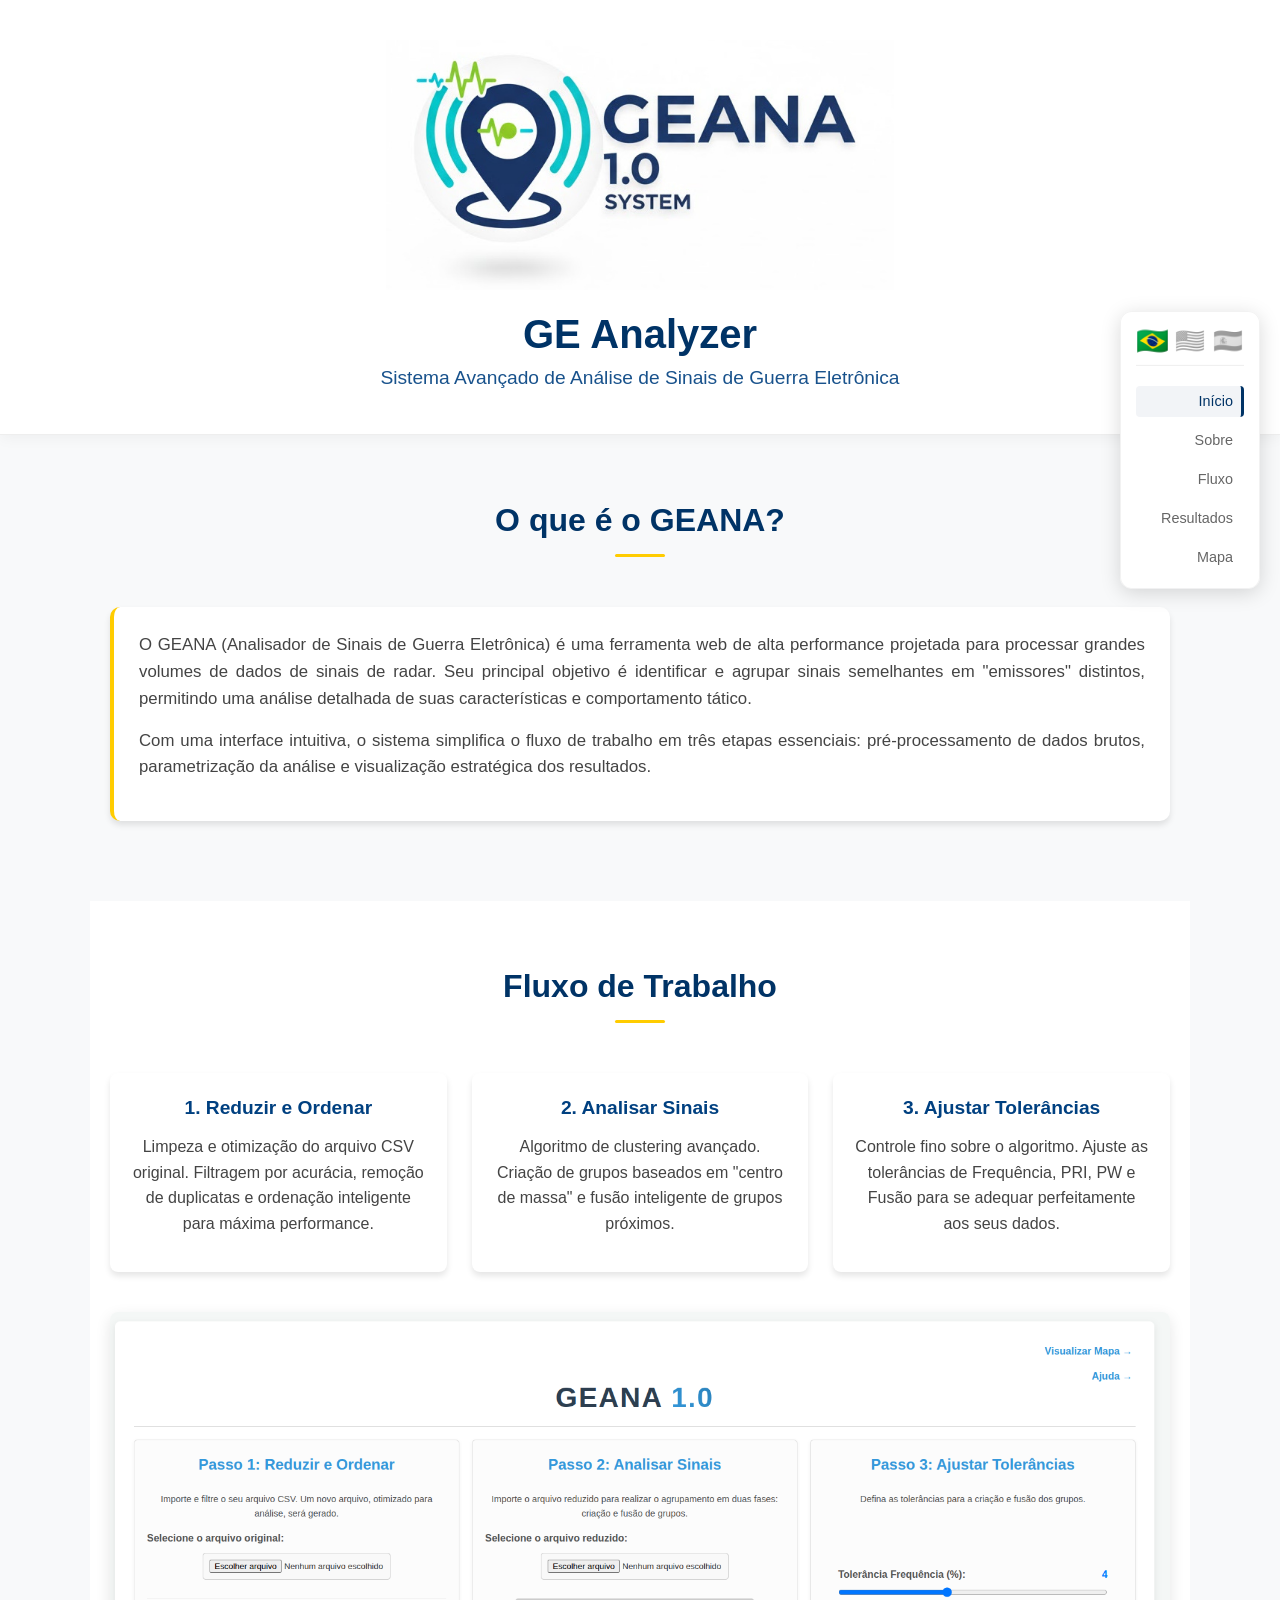
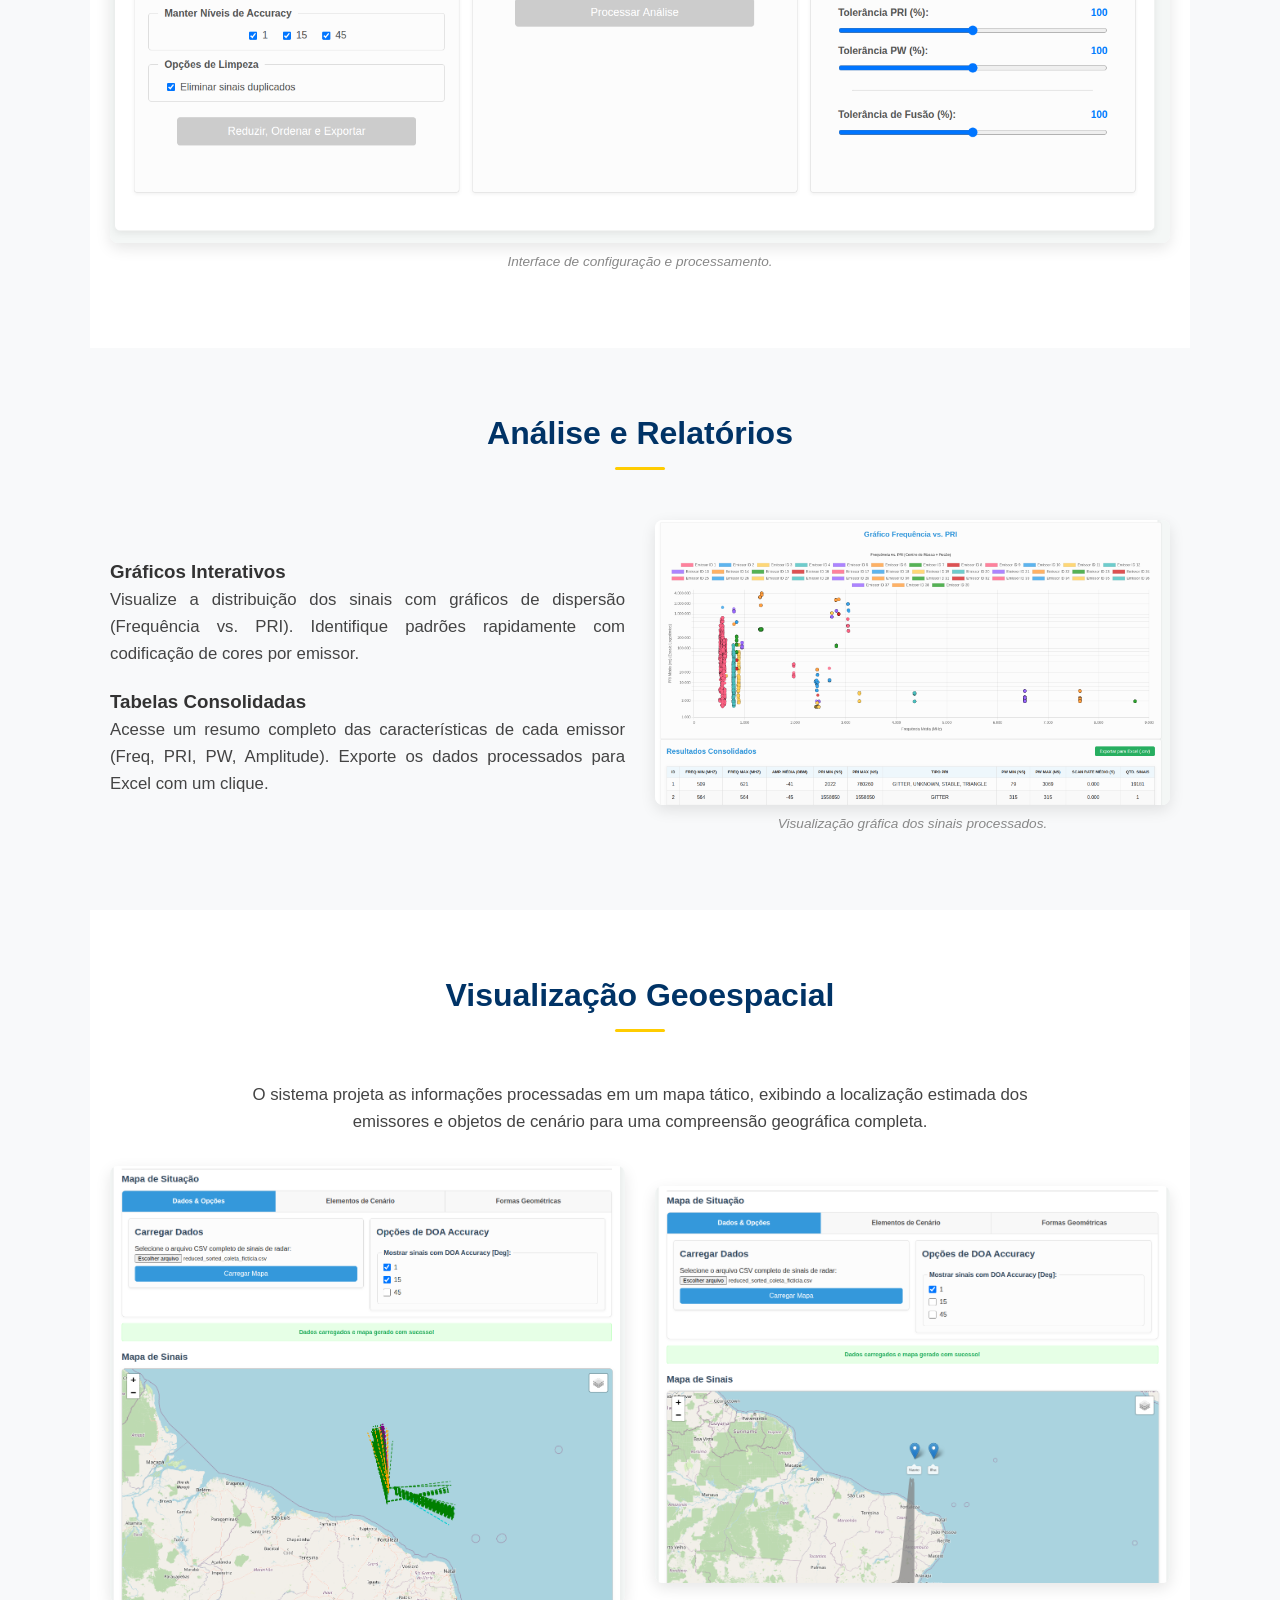
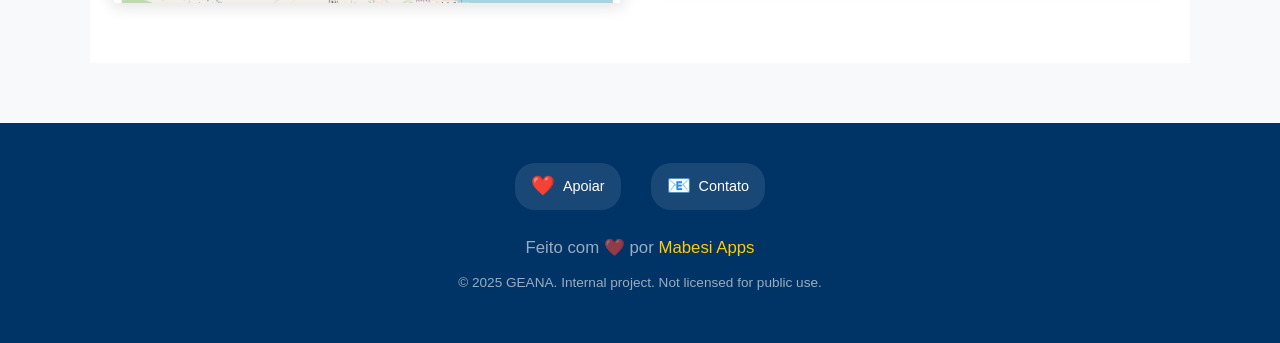
<file: geana/index.html>
﻿<!DOCTYPE html>
<html lang="pt-br">

<head>
    <meta charset="UTF-8">
    <meta name="viewport" content="width=device-width, initial-scale=1.0">
    <title>GE Analyzer - Sistema de Análise de Sinais</title>
    <style>
        :root {
            --primary-color: #003366;
            --secondary-color: #004080;
            --accent-color: #ffcc00;
            --text-color: #333;
            --text-light: #666;
            --light-bg: #f8f9fa;
            --white: #ffffff;
            --font-main: 'Segoe UI', Roboto, Helvetica, Arial, sans-serif;
            --shadow: 0 4px 6px rgba(0, 0, 0, 0.1);
            --transition: all 0.3s ease;
        }

        * {
            margin: 0;
            padding: 0;
            box-sizing: border-box;
        }

        body {
            font-family: var(--font-main);
            color: var(--text-color);
            line-height: 1.6;
            background-color: var(--light-bg);
            overflow-x: hidden;
        }

        /* --- Floating Menu --- */
        .floating-menu {
            position: fixed;
            right: 20px;
            top: 50%;
            transform: translateY(-50%);
            background: rgba(255, 255, 255, 0.95);
            padding: 15px;
            border-radius: 12px;
            box-shadow: 0 4px 20px rgba(0, 0, 0, 0.15);
            z-index: 1000;
            display: flex;
            flex-direction: column;
            align-items: flex-end;
            gap: 15px;
            border: 1px solid rgba(0, 0, 0, 0.05);
            min-width: 140px;
        }

        .lang-switcher {
            display: flex;
            gap: 8px;
            margin-bottom: 5px;
            padding-bottom: 10px;
            border-bottom: 1px solid #eee;
            width: 100%;
            justify-content: center;
        }

        .lang-btn {
            background: none;
            border: none;
            cursor: pointer;
            font-size: 1.5rem;
            transition: var(--transition);
            opacity: 0.5;
            filter: grayscale(100%);
        }

        .lang-btn:hover,
        .lang-btn.active {
            transform: scale(1.1);
            opacity: 1;
            filter: grayscale(0%);
        }

        .nav-links {
            display: flex;
            flex-direction: column;
            gap: 8px;
            width: 100%;
        }

        .nav-link {
            text-decoration: none;
            color: var(--text-light);
            font-weight: 500;
            font-size: 0.9rem;
            transition: var(--transition);
            display: block;
            text-align: right;
            padding: 4px 8px;
            border-radius: 4px;
            border-right: 3px solid transparent;
        }

        .nav-link:hover,
        .nav-link.active {
            color: var(--primary-color);
            background-color: rgba(0, 51, 102, 0.05);
            border-right: 3px solid var(--primary-color);
        }

        /* --- Centered Stacked Header --- */
        header {
            background-color: var(--white);
            color: var(--text-color);
            padding: 40px 20px;
            position: relative;
            /* Normal flow */
            width: 100%;
            box-shadow: 0 2px 15px rgba(0, 0, 0, 0.05);
            text-align: center;
            border-bottom: 1px solid #eee;
        }

        .header-container {
            max-width: 800px;
            margin: 0 auto;
            display: flex;
            flex-direction: column;
            align-items: center;
            gap: 10px;
        }

        .logo-container img {
            height: 250px;
            /* Increased size */
            width: auto;
            display: block;
            margin-bottom: 10px;
        }

        .header-text {
            display: flex;
            flex-direction: column;
            align-items: center;
        }

        h1 {
            font-size: 2.5rem;
            font-weight: 700;
            color: var(--primary-color);
            line-height: 1.2;
            margin: 0 0 5px 0;
        }

        .subtitle {
            font-size: 1.2rem;
            color: var(--secondary-color);
            font-weight: 400;
            margin: 0;
            opacity: 0.9;
        }

        /* --- Sections --- */
        section {
            padding: 60px 20px;
            max-width: 1100px;
            margin: 0 auto;
        }

        section:nth-child(even) {
            background-color: var(--white);
        }

        .section-header {
            text-align: center;
            margin-bottom: 40px;
        }

        h2 {
            color: var(--primary-color);
            font-size: 2rem;
            margin-bottom: 10px;
            position: relative;
            display: inline-block;
        }

        h2::after {
            content: '';
            display: block;
            width: 50px;
            height: 3px;
            background: var(--accent-color);
            margin: 8px auto 0;
            border-radius: 2px;
        }

        p {
            margin-bottom: 15px;
            font-size: 1.05rem;
            color: #444;
            text-align: justify;
        }

        /* --- Cards & Layout --- */
        .card {
            background: var(--white);
            padding: 25px;
            border-radius: 10px;
            box-shadow: var(--shadow);
            margin-bottom: 20px;
            border-left: 4px solid var(--accent-color);
        }

        .grid-2 {
            display: grid;
            grid-template-columns: 1fr 1fr;
            gap: 30px;
            align-items: center;
        }

        .grid-3 {
            display: grid;
            grid-template-columns: repeat(auto-fit, minmax(280px, 1fr));
            gap: 25px;
        }

        .feature-box {
            background: var(--white);
            padding: 20px;
            border-radius: 8px;
            box-shadow: var(--shadow);
            transition: var(--transition);
            text-align: center;
        }

        .feature-box:hover {
            transform: translateY(-3px);
            box-shadow: 0 6px 12px rgba(0, 0, 0, 0.15);
        }

        .feature-box h3 {
            color: var(--secondary-color);
            margin-bottom: 10px;
            font-size: 1.2rem;
        }

        .feature-box p {
            text-align: center;
            font-size: 1rem;
        }

        .img-wrapper {
            border-radius: 8px;
            overflow: hidden;
            box-shadow: 0 5px 15px rgba(0, 0, 0, 0.1);
            transition: var(--transition);
            background: #fff;
        }

        .img-wrapper:hover {
            transform: scale(1.01);
        }

        .img-wrapper img {
            width: 100%;
            height: auto;
            display: block;
        }

        .caption {
            text-align: center;
            font-size: 0.85rem;
            color: #888;
            margin-top: 8px;
            font-style: italic;
        }

        /* --- Footer --- */
        footer {
            background-color: var(--primary-color);
            color: rgba(255, 255, 255, 0.8);
            text-align: center;
            padding: 40px 20px;
            margin-top: 60px;
            font-size: 0.9rem;
            display: flex;
            flex-direction: column;
            align-items: center;
        }

        .footer-links {
            display: flex;
            justify-content: center;
            gap: 30px;
            margin-bottom: 25px;
            flex-wrap: wrap;
            width: 100%;
        }

        .footer-link {
            color: var(--white);
            text-decoration: none;
            display: flex;
            align-items: center;
            justify-content: center;
            gap: 8px;
            transition: var(--transition);
            padding: 8px 16px;
            background: rgba(255, 255, 255, 0.1);
            border-radius: 20px;
        }

        .footer-link:hover {
            background: rgba(255, 255, 255, 0.2);
            transform: translateY(-2px);
            color: var(--accent-color);
        }

        .footer-link-icon {
            font-size: 1.2rem;
        }

        .footer-text {
            color: rgba(255, 255, 255, 0.6);
            margin-bottom: 10px;
            max-width: 600px;
        }

        .footer-highlight {
            color: var(--accent-color);
            text-decoration: none;
            font-weight: 500;
        }

        .footer-highlight:hover {
            text-decoration: underline;
        }

        /* --- Responsive --- */
        @media (max-width: 900px) {
            .floating-menu {
                top: auto;
                bottom: 20px;
                right: 50%;
                transform: translateX(50%);
                flex-direction: row;
                width: 90%;
                max-width: 400px;
                align-items: center;
                justify-content: space-between;
                padding: 10px;
            }

            .nav-links {
                display: none;
            }

            .lang-switcher {
                margin-bottom: 0;
                padding-bottom: 0;
                border-bottom: none;
                border-right: 1px solid #eee;
                padding-right: 10px;
                margin-right: 10px;
            }

            .grid-2 {
                grid-template-columns: 1fr;
            }
        }
    </style>
</head>

<body>

    <!-- Floating Menu -->
    <nav class="floating-menu">
        <div class="lang-switcher">
            <button class="lang-btn active" onclick="setLanguage('pt')" title="Português">🇧🇷</button>
            <button class="lang-btn" onclick="setLanguage('en')" title="English">🇺🇸</button>
            <button class="lang-btn" onclick="setLanguage('es')" title="Español">🇪🇸</button>
        </div>
        <div class="nav-links">
            <a href="#home" class="nav-link active" data-i18n="nav_home">Início</a>
            <a href="#about" class="nav-link" data-i18n="nav_about">Sobre</a>
            <a href="#process" class="nav-link" data-i18n="nav_process">Fluxo</a>
            <a href="#results" class="nav-link" data-i18n="nav_results">Resultados</a>
            <a href="#map" class="nav-link" data-i18n="nav_map">Mapa</a>
        </div>
    </nav>

    <!-- Centered Stacked Header -->
    <header id="home">
        <div class="header-container">
            <div class="logo-container">
                <img src="img/logo.jpg" alt="GEANA Logo">
            </div>
            <div class="header-text">
                <h1 data-i18n="title">GE Analyzer</h1>
                <p class="subtitle" data-i18n="subtitle">Sistema Avançado de Análise de Sinais de Guerra Eletrônica</p>
            </div>
        </div>
    </header>

    <!-- About Section -->
    <section id="about">
        <div class="section-header">
            <h2 data-i18n="about_title">O que é o GEANA?</h2>
        </div>
        <div class="card">
            <p data-i18n="about_text_1">O GEANA (Analisador de Sinais de Guerra Eletrônica) é uma ferramenta web de alta
                performance projetada para processar grandes volumes de dados de sinais de radar. Seu principal objetivo
                é identificar e agrupar sinais semelhantes em "emissores" distintos, permitindo uma análise detalhada de
                suas características e comportamento tático.</p>
            <p data-i18n="about_text_2">Com uma interface intuitiva, o sistema simplifica o fluxo de trabalho em três
                etapas essenciais: pré-processamento de dados brutos, parametrização da análise e visualização
                estratégica dos resultados.</p>
        </div>
    </section>

    <!-- Process Section -->
    <section id="process">
        <div class="section-header">
            <h2 data-i18n="process_title">Fluxo de Trabalho</h2>
        </div>

        <div class="grid-3">
            <div class="feature-box">
                <h3 data-i18n="step1_title">1. Reduzir e Ordenar</h3>
                <p data-i18n="step1_desc">Limpeza e otimização do arquivo CSV original. Filtragem por acurácia, remoção
                    de duplicatas e ordenação inteligente para máxima performance.</p>
            </div>
            <div class="feature-box">
                <h3 data-i18n="step2_title">2. Analisar Sinais</h3>
                <p data-i18n="step2_desc">Algoritmo de clustering avançado. Criação de grupos baseados em "centro de
                    massa" e fusão inteligente de grupos próximos.</p>
            </div>
            <div class="feature-box">
                <h3 data-i18n="step3_title">3. Ajustar Tolerâncias</h3>
                <p data-i18n="step3_desc">Controle fino sobre o algoritmo. Ajuste as tolerâncias de Frequência, PRI, PW
                    e Fusão para se adequar perfeitamente aos seus dados.</p>
            </div>
        </div>

        <div style="margin-top: 40px;">
            <div class="img-wrapper">
                <img src="img/panel.png" alt="Painel de Controle GEANA">
            </div>
            <p class="caption" data-i18n="img_panel_caption">Interface de configuração e processamento.</p>
        </div>
    </section>

    <!-- Results Section -->
    <section id="results">
        <div class="section-header">
            <h2 data-i18n="results_title">Análise e Relatórios</h2>
        </div>

        <div class="grid-2">
            <div>
                <h3 data-i18n="graph_title">Gráficos Interativos</h3>
                <p data-i18n="graph_desc">Visualize a distribuição dos sinais com gráficos de dispersão (Frequência vs.
                    PRI). Identifique padrões rapidamente com codificação de cores por emissor.</p>

                <h3 data-i18n="table_title" style="margin-top: 20px;">Tabelas Consolidadas</h3>
                <p data-i18n="table_desc">Acesse um resumo completo das características de cada emissor (Freq, PRI, PW,
                    Amplitude). Exporte os dados processados para Excel com um clique.</p>
            </div>
            <div>
                <div class="img-wrapper">
                    <img src="img/graph.png" alt="Gráfico de Análise">
                </div>
                <p class="caption" data-i18n="img_graph_caption">Visualização gráfica dos sinais processados.</p>
            </div>
        </div>
    </section>

    <!-- Map Section -->
    <section id="map">
        <div class="section-header">
            <h2 data-i18n="map_title">Visualização Geoespacial</h2>
        </div>
        <p style="text-align: center; max-width: 800px; margin: 0 auto 30px;" data-i18n="map_desc">O sistema projeta as
            informações processadas em um mapa tático, exibindo a localização estimada dos emissores e objetos de
            cenário para uma compreensão geográfica completa.</p>

        <div class="grid-2">
            <div class="img-wrapper">
                <img src="img/map.png" alt="Mapa Tático">
            </div>
            <div class="img-wrapper">
                <img src="img/scenario.png" alt="Objetos de Cenário">
            </div>
        </div>
    </section>

    <!-- Footer -->
    <footer>
        <div class="footer-links">
            <a href="https://mabesi.github.io/apps/donate.html" target="_blank" class="footer-link">
                <span class="footer-link-icon">❤️</span>
                <span>Apoiar</span>
            </a>
            <a href="mailto:mabesiapps@gmail.com" class="footer-link">
                <span class="footer-link-icon">📧</span>
                <span>Contato</span>
            </a>
        </div>
        <p class="footer-text">
            Feito com ❤️ por <a href="https://mabesi.github.io/apps" target="_blank" class="footer-highlight">Mabesi
                Apps</a>
        </p>
        <p class="footer-text" style="font-size: 0.85rem;">
            © 2025 GEANA. Internal project. Not licensed for public use.
        </p>
    </footer>

    <script>
        const translations = {
            pt: {
                nav_home: "Início",
                nav_about: "Sobre",
                nav_process: "Fluxo",
                nav_results: "Resultados",
                nav_map: "Mapa",
                title: "GE Analyzer",
                subtitle: "Sistema Avançado de Análise de Sinais de Guerra Eletrônica",
                about_title: "O que é o GEANA?",
                about_text_1: "O GEANA (Analisador de Sinais de Guerra Eletrônica) é uma ferramenta web de alta performance projetada para processar grandes volumes de dados de sinais de radar. Seu principal objetivo é identificar e agrupar sinais semelhantes em \"emissores\" distintos, permitindo uma análise detalhada de suas características e comportamento tático.",
                about_text_2: "Com uma interface intuitiva, o sistema simplifica o fluxo de trabalho em três etapas essenciais: pré-processamento de dados brutos, parametrização da análise e visualização estratégica dos resultados.",
                process_title: "Fluxo de Trabalho",
                step1_title: "1. Reduzir e Ordenar",
                step1_desc: "Limpeza e otimização do arquivo CSV original. Filtragem por acurácia, remoção de duplicatas e ordenação inteligente para máxima performance.",
                step2_title: "2. Analisar Sinais",
                step2_desc: "Algoritmo de clustering avançado. Criação de grupos baseados em \"centro de massa\" e fusão inteligente de grupos próximos.",
                step3_title: "3. Ajustar Tolerâncias",
                step3_desc: "Controle fino sobre o algoritmo. Ajuste as tolerâncias de Frequência, PRI, PW e Fusão para se adequar perfeitamente aos seus dados.",
                img_panel_caption: "Interface de configuração e processamento.",
                results_title: "Análise e Relatórios",
                results_intro: "Após o processamento, o sistema gera visualizações detalhadas e tabelas informativas.",
                graph_title: "Gráficos Interativos",
                graph_desc: "Visualize a distribuição dos sinais com gráficos de dispersão (Frequência vs. PRI). Identifique padrões rapidamente com codificação de cores por emissor.",
                table_title: "Tabelas Consolidadas",
                table_desc: "Acesse um resumo completo das características de cada emissor (Freq, PRI, PW, Amplitude). Exporte os dados processados para Excel com um clique.",
                img_graph_caption: "Visualização gráfica dos sinais processados.",
                map_title: "Visualización Geoespacial",
                map_desc: "O sistema projeta as informações processadas em um mapa tático, exibindo a localização estimada dos emissores e objetos de cenário para uma compreensão geográfica completa."
            },
            en: {
                nav_home: "Home",
                nav_about: "About",
                nav_process: "Workflow",
                nav_results: "Results",
                nav_map: "Map",
                title: "GE Analyzer",
                subtitle: "Advanced Electronic Warfare Signal Analysis System",
                about_title: "What is GEANA?",
                about_text_1: "GEANA (Electronic Warfare Signal Analyzer) is a high-performance web tool designed to process large volumes of radar signal data. Its main objective is to identify and group similar signals into distinct \"emitters\", allowing detailed analysis of their characteristics and tactical behavior.",
                about_text_2: "With an intuitive interface, the system simplifies the workflow into three essential steps: raw data pre-processing, analysis parameterization, and strategic visualization of results.",
                process_title: "Workflow",
                step1_title: "1. Reduce and Sort",
                step1_desc: "Cleaning and optimization of the original CSV file. Filtering by accuracy, duplicate removal, and intelligent sorting for maximum performance.",
                step2_title: "2. Analyze Signals",
                step2_desc: "Advanced clustering algorithm. Creation of groups based on \"center of mass\" and intelligent fusion of close groups.",
                step3_title: "3. Adjust Tolerances",
                step3_desc: "Fine control over the algorithm. Adjust Frequency, PRI, PW, and Merge tolerances to perfectly suit your data.",
                img_panel_caption: "Configuration and processing interface.",
                results_title: "Analysis and Reports",
                results_intro: "After processing, the system generates detailed visualizations and informative tables.",
                graph_title: "Interactive Charts",
                graph_desc: "Visualize signal distribution with scatter plots (Frequency vs. PRI). Quickly identify patterns with color coding by emitter.",
                table_title: "Consolidated Tables",
                table_desc: "Access a complete summary of each emitter's characteristics (Freq, PRI, PW, Amplitude). Export processed data to Excel with one click.",
                img_graph_caption: "Graphical visualization of processed signals.",
                map_title: "Geospatial Visualization",
                map_desc: "The system projects processed information onto a tactical map, displaying the estimated location of emitters and scenario objects for complete geographical understanding."
            },
            es: {
                nav_home: "Inicio",
                nav_about: "Sobre",
                nav_process: "Flujo",
                nav_results: "Resultados",
                nav_map: "Mapa",
                title: "GE Analyzer",
                subtitle: "Sistema Avanzado de Análisis de Señales de Guerra Electrónica",
                about_title: "¿Qué es GEANA?",
                about_text_1: "GEANA (Analizador de Señales de Guerra Electrónica) es una herramienta web de alto rendimiento diseñada para procesar grandes volúmenes de datos de señales de radar. Su objetivo principal es identificar y agrupar señales similares en \"emisores\" distintos, permitiendo un análisis detallado de sus características y comportamiento táctico.",
                about_text_2: "Con una interfaz intuitiva, el sistema simplifica el flujo de trabajo en tres pasos esenciales: preprocesamiento de datos brutos, parametrización del análisis y visualización estratégica de los resultados.",
                process_title: "Flujo de Trabajo",
                step1_title: "1. Reducir y Ordenar",
                step1_desc: "Limpieza y optimización del archivo CSV original. Filtrado por precisión, eliminación de duplicados y ordenación inteligente para el máximo rendimiento.",
                step2_title: "2. Analizar Señales",
                step2_desc: "Algoritmo de agrupamiento avanzado. Creación de grupos basados en el \"centro de masa\" y fusión inteligente de grupos cercanos.",
                step3_title: "3. Ajustar Tolerancias",
                step3_desc: "Control fino sobre el algoritmo. Ajuste las tolerancias de Frecuencia, PRI, PW y Fusión para adaptarse perfectamente a sus datos.",
                img_panel_caption: "Interfaz de configuración y procesamiento.",
                results_title: "Análisis e Informes",
                results_intro: "Después del procesamiento, el sistema genera visualizaciones detalladas y tablas informativas.",
                graph_title: "Gráficos Interactivos",
                graph_desc: "Visualice la distribución de las señales con gráficos de dispersión (Frecuencia vs. PRI). Identifique patrones rápidamente con codificación de colores por emisor.",
                table_title: "Tablas Consolidadas",
                table_desc: "Acceda a un resumen completo de las características de cada emisor (Frec, PRI, PW, Amplitud). Exporte los datos procesados a Excel con un clic.",
                img_graph_caption: "Visualización gráfica de las señales procesadas.",
                map_title: "Visualización Geoespacial",
                map_desc: "El sistema proyecta la información procesada en un mapa táctico, mostrando la ubicación estimada de los emisores y objetos de escenario para una comprensión geográfica completa."
            }
        };

        function setLanguage(lang) {
            // Update Text
            const elements = document.querySelectorAll('[data-i18n]');
            elements.forEach(el => {
                const key = el.getAttribute('data-i18n');
                if (translations[lang][key]) {
                    el.textContent = translations[lang][key];
                }
            });

            // Update Buttons
            document.querySelectorAll('.lang-btn').forEach(btn => {
                btn.classList.remove('active');
            });
            document.querySelector(`.lang-btn[onclick="setLanguage('${lang}')"]`).classList.add('active');

            // Update Html Lang Attribute
            document.documentElement.lang = lang;
        }

        // Smooth Scrolling
        document.querySelectorAll('a[href^="#"]').forEach(anchor => {
            anchor.addEventListener('click', function (e) {
                e.preventDefault();
                document.querySelector(this.getAttribute('href')).scrollIntoView({
                    behavior: 'smooth'
                });
            });
        });

        // Highlight active section on scroll
        window.addEventListener('scroll', () => {
            let current = '';
            const sections = document.querySelectorAll('section, header');

            sections.forEach(section => {
                const sectionTop = section.offsetTop;
                const sectionHeight = section.clientHeight;
                if (pageYOffset >= (sectionTop - sectionHeight / 3)) {
                    current = section.getAttribute('id');
                }
            });

            document.querySelectorAll('.nav-link').forEach(link => {
                link.classList.remove('active');
                if (link.getAttribute('href').includes(current)) {
                    link.classList.add('active');
                }
            });
        });
    </script>
</body>

</html>
</file>
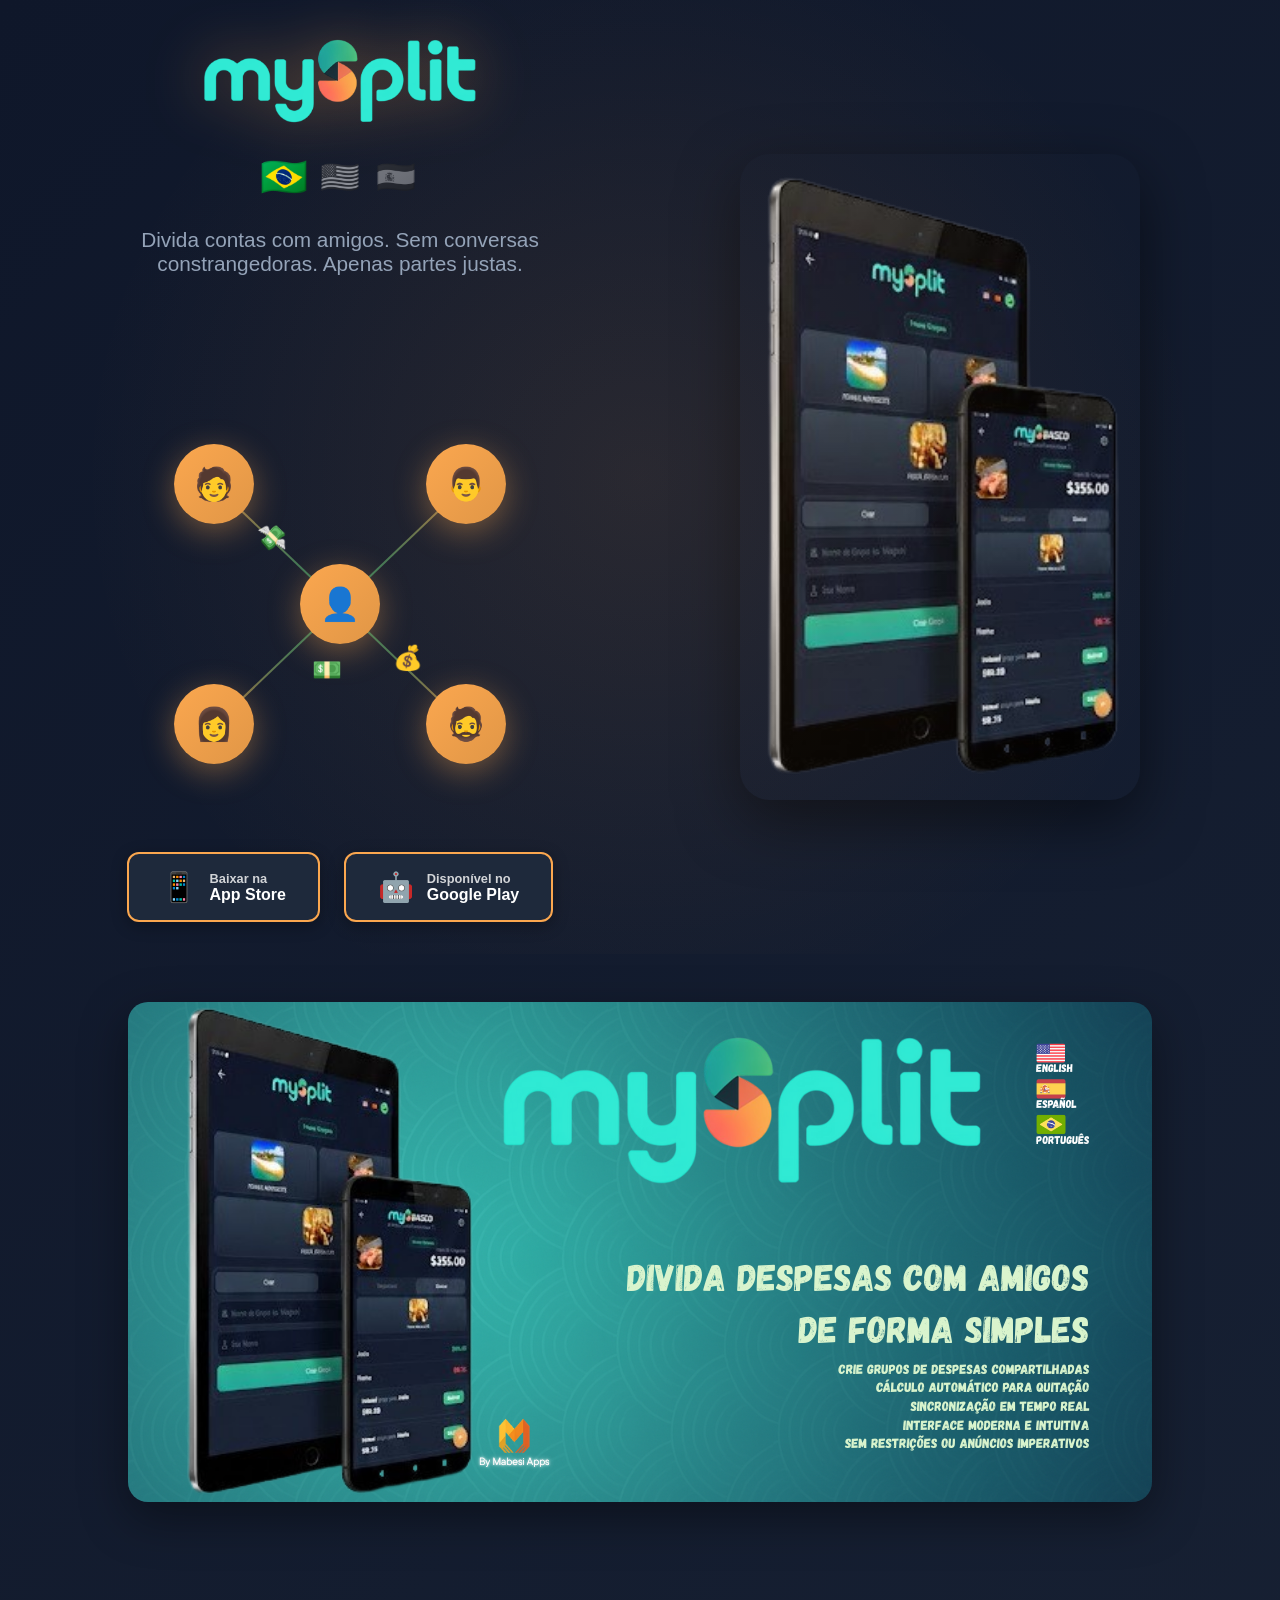
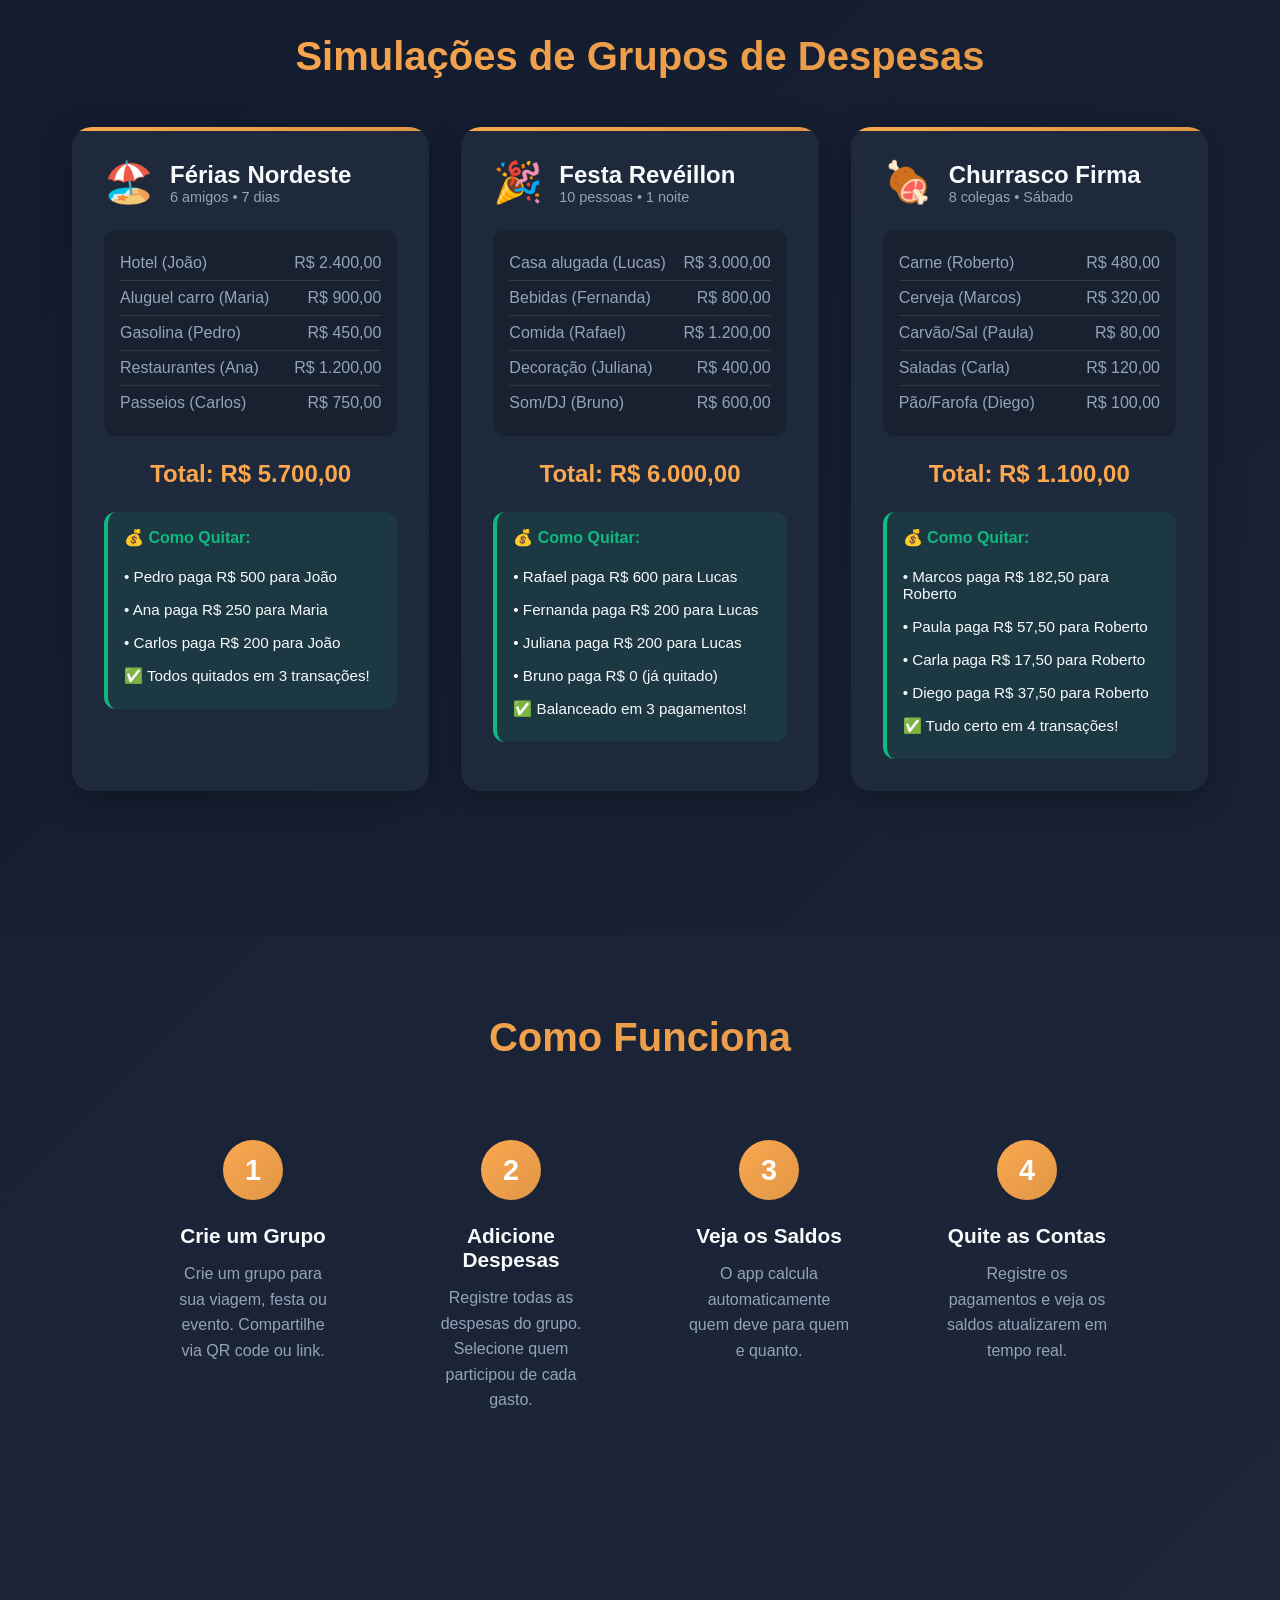
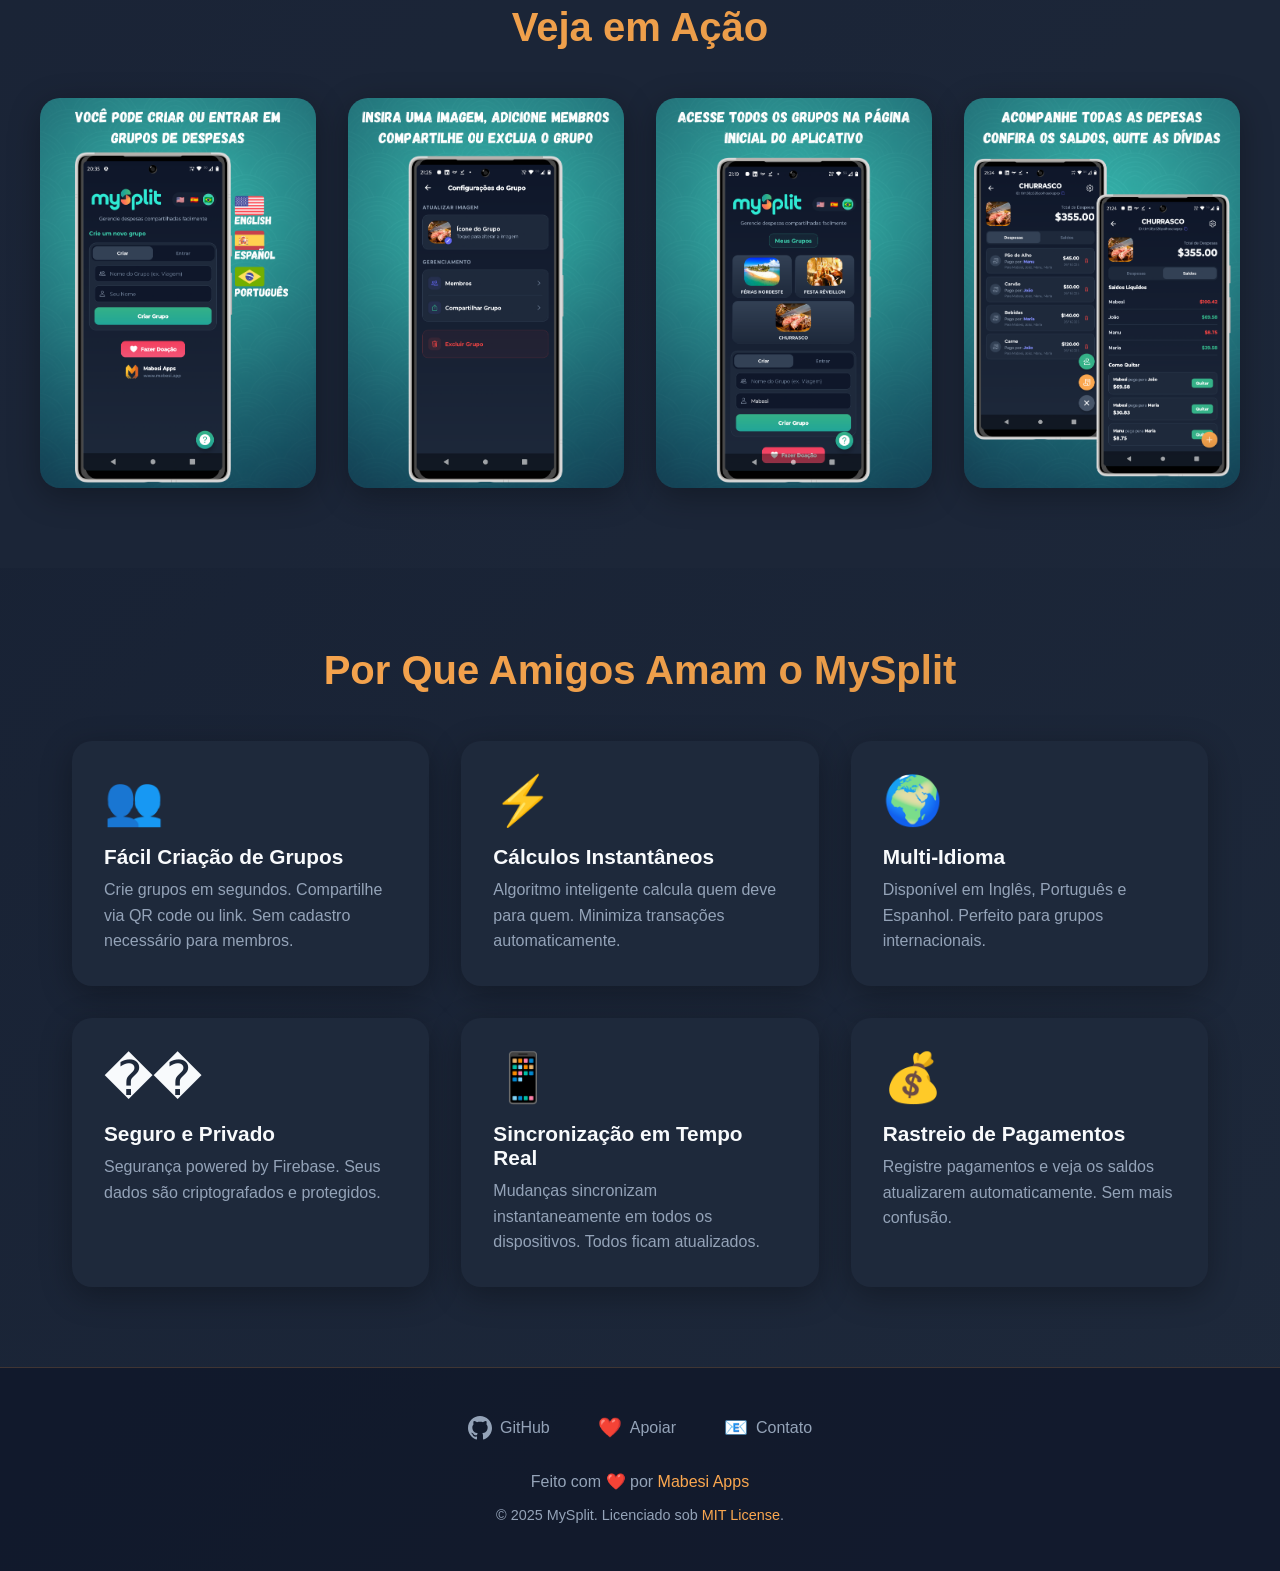
<file: mysplit/index.html>
<!DOCTYPE html>
<html lang="en">

<head>
    <meta charset="UTF-8">
    <meta name="viewport" content="width=device-width, initial-scale=1.0">
    <title>MySplit - Split Bills with Friends</title>
    <link rel="icon" type="image/x-icon" href="img/favicon.ico">
    <style>
        * {
            margin: 0;
            padding: 0;
            box-sizing: border-box;
        }

        :root {
            --primary-orange: #fba74f;
            --secondary-orange: #e09646;
            --dark-bg: #0F172A;
            --card-bg: #1E293B;
            --text-light: #F8FAFC;
            --text-gray: #94A3B8;
            --success-green: #10B981;
            --pending-orange: #fba74f;
        }

        body {
            font-family: 'Segoe UI', Tahoma, Geneva, Verdana, sans-serif;
            background: linear-gradient(135deg, #0F172A 0%, #1E293B 100%);
            color: var(--text-light);
            overflow-x: hidden;
        }

        .hero {
            min-height: 100vh;
            display: grid;
            grid-template-columns: 1fr 1fr;
            gap: 3rem;
            align-items: center;
            padding: 2rem 4rem;
            position: relative;
            overflow: hidden;
        }

        .hero-left {
            display: flex;
            flex-direction: column;
            align-items: center;
            justify-content: center;
        }

        .hero-right {
            display: flex;
            align-items: center;
            justify-content: center;
        }

        .smartphone-mockup {
            max-width: 400px;
            width: 100%;
            height: auto;
            border-radius: 30px;
            box-shadow: 0 20px 60px rgba(0, 0, 0, 0.5);
            animation: float 6s ease-in-out infinite;
        }

        @keyframes float {

            0%,
            100% {
                transform: translateY(0px);
            }

            50% {
                transform: translateY(-20px);
            }
        }

        .hero::before {
            content: '';
            position: absolute;
            top: 0;
            left: 0;
            right: 0;
            bottom: 0;
            background: radial-gradient(circle at 50% 50%, rgba(251, 167, 79, 0.1) 0%, transparent 70%);
            pointer-events: none;
        }

        .logo-container {
            text-align: center;
            margin-bottom: 2rem;
            z-index: 10;
        }

        .logo-container img {
            width: 280px;
            height: auto;
            margin-bottom: 1.5rem;
            filter: drop-shadow(0 0 30px rgba(251, 167, 79, 0.4));
        }

        .language-switcher {
            display: flex;
            gap: 1rem;
            justify-content: center;
            margin-bottom: 2rem;
        }

        .lang-flag {
            font-size: 2rem;
            cursor: pointer;
            opacity: 0.5;
            transition: all 0.3s ease;
            filter: grayscale(100%);
        }

        .lang-flag:hover,
        .lang-flag.active {
            opacity: 1;
            filter: grayscale(0%);
            transform: scale(1.2);
        }

        .hero p {
            font-size: 1.3rem;
            color: var(--text-gray);
            max-width: 600px;
            margin: 0 auto 3rem;
            text-align: center;
        }

        .avatar-network {
            position: relative;
            width: 100%;
            max-width: 800px;
            height: 400px;
            margin: 3rem auto;
        }

        .avatar {
            position: absolute;
            width: 80px;
            height: 80px;
            border-radius: 50%;
            background: linear-gradient(135deg, var(--primary-orange), var(--secondary-orange));
            display: flex;
            align-items: center;
            justify-content: center;
            font-size: 2rem;
            font-weight: bold;
            color: white;
            box-shadow: 0 8px 32px rgba(251, 167, 79, 0.4);
            cursor: pointer;
            transition: transform 0.3s ease;
            z-index: 5;
        }

        .avatar:hover {
            transform: scale(1.1);
        }

        .avatar-1 {
            top: 50%;
            left: 50%;
            transform: translate(-50%, -50%);
        }

        .avatar-2 {
            top: 10%;
            left: 20%;
        }

        .avatar-3 {
            top: 10%;
            right: 20%;
        }

        .avatar-4 {
            bottom: 10%;
            left: 20%;
        }

        .avatar-5 {
            bottom: 10%;
            right: 20%;
        }

        .connection-line {
            position: absolute;
            height: 2px;
            background: linear-gradient(90deg, var(--success-green), var(--pending-orange));
            transform-origin: left center;
            opacity: 0.6;
            z-index: 1;
        }

        .money-flow {
            position: absolute;
            font-size: 1.5rem;
            animation: flow 3s ease-in-out infinite;
            z-index: 10;
        }

        @keyframes flow {

            0%,
            100% {
                opacity: 0;
                transform: translateY(0);
            }

            50% {
                opacity: 1;
                transform: translateY(-20px);
            }
        }

        .store-buttons {
            display: flex;
            gap: 1.5rem;
            justify-content: center;
            flex-wrap: wrap;
            z-index: 10;
        }

        .store-button {
            display: inline-flex;
            align-items: center;
            gap: 0.8rem;
            padding: 1rem 2rem;
            font-size: 1rem;
            font-weight: 600;
            color: white;
            background: var(--card-bg);
            border: 2px solid var(--primary-orange);
            border-radius: 12px;
            cursor: pointer;
            text-decoration: none;
            box-shadow: 0 4px 16px rgba(0, 0, 0, 0.3);
            transition: all 0.3s ease;
        }

        .store-button:hover {
            transform: translateY(-3px);
            box-shadow: 0 8px 24px rgba(251, 167, 79, 0.4);
            background: rgba(251, 167, 79, 0.1);
        }

        .store-icon {
            font-size: 1.8rem;
        }

        /* Banner Section */
        .banner-section {
            padding: 3rem 2rem;
            text-align: center;
        }

        .banner-section img {
            max-width: 100%;
            height: auto;
            border-radius: 20px;
            box-shadow: 0 16px 48px rgba(0, 0, 0, 0.4);
        }

        /* Simulations Section */
        .simulations-section {
            padding: 5rem 2rem;
            max-width: 1200px;
            margin: 0 auto;
        }

        .stories-section {
            padding: 5rem 2rem;
            max-width: 1200px;
            margin: 0 auto;
        }

        .section-title {
            text-align: center;
            font-size: 2.5rem;
            font-weight: 800;
            margin-bottom: 3rem;
            background: linear-gradient(135deg, var(--primary-orange), var(--secondary-orange));
            -webkit-background-clip: text;
            -webkit-text-fill-color: transparent;
            background-clip: text;
        }

        .stories-grid {
            display: grid;
            grid-template-columns: repeat(auto-fit, minmax(300px, 1fr));
            gap: 2rem;
            margin-bottom: 4rem;
        }

        .simulation-card {
            background: var(--card-bg);
            border-radius: 20px;
            padding: 2rem;
            box-shadow: 0 8px 32px rgba(0, 0, 0, 0.3);
            transition: transform 0.3s ease, box-shadow 0.3s ease;
            position: relative;
            overflow: hidden;
        }

        .simulation-card::before {
            content: '';
            position: absolute;
            top: 0;
            left: 0;
            right: 0;
            height: 4px;
            background: linear-gradient(90deg, var(--primary-orange), var(--secondary-orange));
        }

        .simulation-card:hover {
            transform: translateY(-10px);
            box-shadow: 0 16px 48px rgba(251, 167, 79, 0.3);
        }

        .simulation-header {
            display: flex;
            align-items: center;
            gap: 1rem;
            margin-bottom: 1.5rem;
        }

        .simulation-icon {
            font-size: 2.5rem;
        }

        .simulation-title {
            font-size: 1.5rem;
            font-weight: 700;
        }

        .simulation-subtitle {
            color: var(--text-gray);
            font-size: 0.9rem;
        }

        .expense-list {
            margin: 1.5rem 0;
            padding: 1rem;
            background: rgba(0, 0, 0, 0.2);
            border-radius: 12px;
        }

        .expense-item {
            display: flex;
            justify-content: space-between;
            padding: 0.5rem 0;
            color: var(--text-gray);
            border-bottom: 1px solid rgba(255, 255, 255, 0.1);
        }

        .expense-item:last-child {
            border-bottom: none;
        }

        .expense-total {
            font-size: 1.5rem;
            font-weight: 800;
            color: var(--primary-orange);
            margin: 1rem 0;
            text-align: center;
        }

        .settlement-section {
            margin-top: 1.5rem;
            padding: 1rem;
            background: rgba(16, 185, 129, 0.1);
            border-radius: 12px;
            border-left: 4px solid var(--success-green);
        }

        .settlement-title {
            font-weight: 700;
            color: var(--success-green);
            margin-bottom: 0.8rem;
        }

        .settlement-item {
            padding: 0.5rem 0;
            color: var(--text-light);
            font-size: 0.95rem;
        }

        .screenshots-section {
            padding: 5rem 2rem;
            background: rgba(30, 41, 59, 0.5);
        }

        .screenshots-container {
            max-width: 1200px;
            margin: 0 auto;
            display: grid;
            grid-template-columns: repeat(auto-fit, minmax(250px, 1fr));
            gap: 2rem;
        }

        .screenshot-card {
            border-radius: 20px;
            overflow: hidden;
            box-shadow: 0 8px 32px rgba(0, 0, 0, 0.3);
            transition: transform 0.3s ease;
        }

        .screenshot-card:hover {
            transform: scale(1.05);
        }

        .screenshot-card img {
            width: 100%;
            height: auto;
            display: block;
        }

        /* How It Works Section */
        .how-it-works {
            padding: 5rem 2rem;
            background: rgba(30, 41, 59, 0.5);
        }

        .how-it-works-container {
            max-width: 1000px;
            margin: 0 auto;
        }

        .steps-grid {
            display: grid;
            grid-template-columns: repeat(4, 1fr);
            gap: 2rem;
            margin-top: 3rem;
        }

        .step-card {
            text-align: center;
            padding: 2rem;
        }

        .step-number {
            width: 60px;
            height: 60px;
            margin: 0 auto 1.5rem;
            background: linear-gradient(135deg, var(--primary-orange), var(--secondary-orange));
            border-radius: 50%;
            display: flex;
            align-items: center;
            justify-content: center;
            font-size: 1.8rem;
            font-weight: 800;
            color: white;
        }

        .step-title {
            font-size: 1.3rem;
            font-weight: 700;
            margin-bottom: 0.8rem;
        }

        .step-description {
            color: var(--text-gray);
            line-height: 1.6;
        }

        .smartphone-preview {
            text-align: center;
            margin-top: 3rem;
        }

        .smartphone-preview img {
            max-width: 300px;
            height: auto;
            border-radius: 20px;
            box-shadow: 0 16px 48px rgba(0, 0, 0, 0.4);
        }

        .live-stats {
            padding: 5rem 2rem;
            text-align: center;
        }

        .stats-grid {
            display: grid;
            grid-template-columns: repeat(auto-fit, minmax(200px, 1fr));
            gap: 2rem;
            max-width: 1000px;
            margin: 3rem auto;
        }

        .stat-card {
            background: var(--card-bg);
            padding: 2rem;
            border-radius: 20px;
            box-shadow: 0 8px 32px rgba(0, 0, 0, 0.3);
        }

        .stat-number {
            font-size: 3rem;
            font-weight: 800;
            background: linear-gradient(135deg, var(--primary-orange), var(--secondary-orange));
            -webkit-background-clip: text;
            -webkit-text-fill-color: transparent;
            background-clip: text;
        }

        .stat-label {
            color: var(--text-gray);
            margin-top: 0.5rem;
        }

        .features-section {
            padding: 5rem 2rem;
            max-width: 1200px;
            margin: 0 auto;
        }

        .features-grid {
            display: grid;
            grid-template-columns: repeat(auto-fit, minmax(280px, 1fr));
            gap: 2rem;
        }

        .feature-card {
            background: var(--card-bg);
            padding: 2rem;
            border-radius: 20px;
            box-shadow: 0 8px 32px rgba(0, 0, 0, 0.3);
            transition: all 0.3s ease;
        }

        .feature-card:hover {
            transform: translateY(-5px);
            box-shadow: 0 12px 48px rgba(251, 167, 79, 0.2);
        }

        .feature-icon {
            font-size: 3rem;
            margin-bottom: 1rem;
        }

        .feature-title {
            font-size: 1.3rem;
            font-weight: 700;
            margin-bottom: 0.5rem;
        }

        .feature-description {
            color: var(--text-gray);
            line-height: 1.6;
        }

        footer {
            padding: 3rem 2rem;
            text-align: center;
            background: rgba(15, 23, 42, 0.8);
            border-top: 1px solid rgba(251, 167, 79, 0.2);
        }

        .footer-links {
            display: flex;
            justify-content: center;
            gap: 3rem;
            margin-bottom: 2rem;
            flex-wrap: wrap;
        }

        .footer-link {
            display: flex;
            align-items: center;
            gap: 0.5rem;
            color: var(--text-gray);
            text-decoration: none;
            transition: all 0.3s ease;
        }

        .footer-link:hover {
            color: var(--primary-orange);
            transform: translateY(-2px);
        }

        .footer-link-icon {
            font-size: 1.2rem;
        }

        @media (max-width: 1024px) {
            .hero {
                grid-template-columns: 1fr;
                padding: 2rem;
            }

            .hero-right {
                order: -1;
            }

            .smartphone-mockup {
                max-width: 300px;
            }

            .steps-grid {
                grid-template-columns: repeat(2, 1fr);
            }
        }

        @media (max-width: 768px) {
            .logo-container img {
                width: 200px;
            }

            .hero p {
                font-size: 1.1rem;
            }

            .avatar-network {
                height: 300px;
            }

            .steps-grid {
                grid-template-columns: 1fr;
            }

            .avatar {
                width: 60px;
                height: 60px;
                font-size: 1.5rem;
            }

            .section-title {
                font-size: 2rem;
            }
        }
    </style>
</head>

<body>
    <section class="hero">
        <div class="hero-left">
            <div class="logo-container">
                <img src="img/logo.png" alt="MySplit Logo">
                <div class="language-switcher">
                    <span class="lang-flag" data-lang="pt" title="Português">🇧🇷</span>
                    <span class="lang-flag" data-lang="en" title="English">🇺🇸</span>
                    <span class="lang-flag" data-lang="es" title="Español">🇪🇸</span>
                </div>
                <p class="hero-subtitle">Split bills with friends. No awkward conversations. Just fair shares.</p>
            </div>

            <div class="avatar-network">
                <div class="avatar avatar-1">👤</div>
                <div class="avatar avatar-2">🧑</div>
                <div class="avatar avatar-3">👨</div>
                <div class="avatar avatar-4">👩</div>
                <div class="avatar avatar-5">🧔</div>

                <div class="money-flow" style="top: 30%; left: 35%;">💸</div>
                <div class="money-flow" style="top: 60%; right: 35%; animation-delay: 1s;">💰</div>
                <div class="money-flow" style="bottom: 30%; left: 45%; animation-delay: 2s;">💵</div>
            </div>

            <div class="store-buttons">
                <a href="#" class="store-button">
                    <span class="store-icon">📱</span>
                    <div>
                        <div style="font-size: 0.8rem; opacity: 0.8;" class="store-text-small">Download on the</div>
                        <div class="store-text-large">App Store</div>
                    </div>
                </a>
                <a href="#" class="store-button">
                    <span class="store-icon">🤖</span>
                    <div>
                        <div style="font-size: 0.8rem; opacity: 0.8;" class="store-text-small">Get it on</div>
                        <div class="store-text-large">Google Play</div>
                    </div>
                </a>
            </div>
        </div>

        <div class="hero-right">
            <img src="img/01_smartphone_view.png" alt="MySplit App" class="smartphone-mockup">
        </div>
    </section>

    <!-- Banner Section -->
    <section class="banner-section">
        <img src="img/banner.png" alt="MySplit Banner">
    </section>

    <!-- Simulations Section -->
    <section class="simulations-section">
        <h2 class="section-title">Simulações de Grupos de Despesas</h2>
        <div class="stories-grid">
            <div class="simulation-card">
                <div class="simulation-header">
                    <span class="simulation-icon">🏖️</span>
                    <div>
                        <div class="simulation-title">Férias Nordeste</div>
                        <div class="simulation-subtitle">6 amigos • 7 dias</div>
                    </div>
                </div>

                <div class="expense-list">
                    <div class="expense-item">
                        <span>Hotel (João)</span>
                        <span>R$ 2.400,00</span>
                    </div>
                    <div class="expense-item">
                        <span>Aluguel carro (Maria)</span>
                        <span>R$ 900,00</span>
                    </div>
                    <div class="expense-item">
                        <span>Gasolina (Pedro)</span>
                        <span>R$ 450,00</span>
                    </div>
                    <div class="expense-item">
                        <span>Restaurantes (Ana)</span>
                        <span>R$ 1.200,00</span>
                    </div>
                    <div class="expense-item">
                        <span>Passeios (Carlos)</span>
                        <span>R$ 750,00</span>
                    </div>
                </div>

                <div class="expense-total">Total: R$ 5.700,00</div>

                <div class="settlement-section">
                    <div class="settlement-title">💰 Como Quitar:</div>
                    <div class="settlement-item">• Pedro paga R$ 500 para João</div>
                    <div class="settlement-item">• Ana paga R$ 250 para Maria</div>
                    <div class="settlement-item">• Carlos paga R$ 200 para João</div>
                    <div class="settlement-item">✅ Todos quitados em 3 transações!</div>
                </div>
            </div>

            <div class="simulation-card">
                <div class="simulation-header">
                    <span class="simulation-icon">🎉</span>
                    <div>
                        <div class="simulation-title">Festa Revéillon</div>
                        <div class="simulation-subtitle">10 pessoas • 1 noite</div>
                    </div>
                </div>

                <div class="expense-list">
                    <div class="expense-item">
                        <span>Casa alugada (Lucas)</span>
                        <span>R$ 3.000,00</span>
                    </div>
                    <div class="expense-item">
                        <span>Bebidas (Fernanda)</span>
                        <span>R$ 800,00</span>
                    </div>
                    <div class="expense-item">
                        <span>Comida (Rafael)</span>
                        <span>R$ 1.200,00</span>
                    </div>
                    <div class="expense-item">
                        <span>Decoração (Juliana)</span>
                        <span>R$ 400,00</span>
                    </div>
                    <div class="expense-item">
                        <span>Som/DJ (Bruno)</span>
                        <span>R$ 600,00</span>
                    </div>
                </div>

                <div class="expense-total">Total: R$ 6.000,00</div>

                <div class="settlement-section">
                    <div class="settlement-title">💰 Como Quitar:</div>
                    <div class="settlement-item">• Rafael paga R$ 600 para Lucas</div>
                    <div class="settlement-item">• Fernanda paga R$ 200 para Lucas</div>
                    <div class="settlement-item">• Juliana paga R$ 200 para Lucas</div>
                    <div class="settlement-item">• Bruno paga R$ 0 (já quitado)</div>
                    <div class="settlement-item">✅ Balanceado em 3 pagamentos!</div>
                </div>
            </div>

            <div class="simulation-card">
                <div class="simulation-header">
                    <span class="simulation-icon">🍖</span>
                    <div>
                        <div class="simulation-title">Churrasco Firma</div>
                        <div class="simulation-subtitle">8 colegas • Sábado</div>
                    </div>
                </div>

                <div class="expense-list">
                    <div class="expense-item">
                        <span>Carne (Roberto)</span>
                        <span>R$ 480,00</span>
                    </div>
                    <div class="expense-item">
                        <span>Cerveja (Marcos)</span>
                        <span>R$ 320,00</span>
                    </div>
                    <div class="expense-item">
                        <span>Carvão/Sal (Paula)</span>
                        <span>R$ 80,00</span>
                    </div>
                    <div class="expense-item">
                        <span>Saladas (Carla)</span>
                        <span>R$ 120,00</span>
                    </div>
                    <div class="expense-item">
                        <span>Pão/Farofa (Diego)</span>
                        <span>R$ 100,00</span>
                    </div>
                </div>

                <div class="expense-total">Total: R$ 1.100,00</div>

                <div class="settlement-section">
                    <div class="settlement-title">💰 Como Quitar:</div>
                    <div class="settlement-item">• Marcos paga R$ 182,50 para Roberto</div>
                    <div class="settlement-item">• Paula paga R$ 57,50 para Roberto</div>
                    <div class="settlement-item">• Carla paga R$ 17,50 para Roberto</div>
                    <div class="settlement-item">• Diego paga R$ 37,50 para Roberto</div>
                    <div class="settlement-item">✅ Tudo certo em 4 transações!</div>
                </div>
            </div>
        </div>
    </section>

    <!-- How It Works Section -->
    <section class="how-it-works">
        <div class="how-it-works-container">
            <h2 class="section-title">Como Funciona</h2>
            <div class="steps-grid">
                <div class="step-card">
                    <div class="step-number">1</div>
                    <div class="step-title">Crie um Grupo</div>
                    <div class="step-description">
                        Crie um grupo para sua viagem, festa ou evento. Compartilhe via QR code ou link.
                    </div>
                </div>
                <div class="step-card">
                    <div class="step-number">2</div>
                    <div class="step-title">Adicione Despesas</div>
                    <div class="step-description">
                        Registre todas as despesas do grupo. Selecione quem participou de cada gasto.
                    </div>
                </div>
                <div class="step-card">
                    <div class="step-number">3</div>
                    <div class="step-title">Veja os Saldos</div>
                    <div class="step-description">
                        O app calcula automaticamente quem deve para quem e quanto.
                    </div>
                </div>
                <div class="step-card">
                    <div class="step-number">4</div>
                    <div class="step-title">Quite as Contas</div>
                    <div class="step-description">
                        Registre os pagamentos e veja os saldos atualizarem em tempo real.
                    </div>
                </div>
            </div>
        </div>
    </section>

    <!-- Screenshots Section -->
    <section class="screenshots-section">
        <h2 class="section-title">Veja em Ação</h2>
        <div class="screenshots-container">
            <div class="screenshot-card">
                <img src="img/2_create_group.png" alt="Criar Grupo">
            </div>
            <div class="screenshot-card">
                <img src="img/3_config_group.png" alt="Configurar Grupo">
            </div>
            <div class="screenshot-card">
                <img src="img/4_view_groups.png" alt="Ver Grupos">
            </div>
            <div class="screenshot-card">
                <img src="img/5_bills_balances.png" alt="Contas e Saldos">
            </div>
        </div>
    </section>

    <section class="features-section">
        <h2 class="section-title">Why Friends Love MySplit</h2>
        <div class="features-grid">
            <div class="feature-card">
                <div class="feature-icon">👥</div>
                <div class="feature-title">Easy Group Creation</div>
                <div class="feature-description">
                    Create groups in seconds. Share via QR code or link. No signup required for members.
                </div>
            </div>

            <div class="feature-card">
                <div class="feature-icon">⚡</div>
                <div class="feature-title">Instant Calculations</div>
                <div class="feature-description">
                    Smart algorithm calculates who owes whom. Minimizes transactions automatically.
                </div>
            </div>

            <div class="feature-card">
                <div class="feature-icon">🌍</div>
                <div class="feature-title">Multi-Language</div>
                <div class="feature-description">
                    Available in English, Portuguese, and Spanish. Perfect for international groups.
                </div>
            </div>

            <div class="feature-card">
                <div class="feature-icon">��</div>
                <div class="feature-title">Secure & Private</div>
                <div class="feature-description">
                    Firebase-powered security. Your data is encrypted and protected.
                </div>
            </div>

            <div class="feature-card">
                <div class="feature-icon">📱</div>
                <div class="feature-title">Real-Time Sync</div>
                <div class="feature-description">
                    Changes sync instantly across all devices. Everyone stays updated.
                </div>
            </div>

            <div class="feature-card">
                <div class="feature-icon">💰</div>
                <div class="feature-title">Payment Tracking</div>
                <div class="feature-description">
                    Record payments and watch balances update automatically. No more confusion.
                </div>
            </div>
        </div>
    </section>

    <!-- Footer -->
    <footer>
        <div class="footer-links">
            <a href="https://github.com/mabesi/MySplit" target="_blank" class="footer-link">
                <!-- GitHub Icon -->
                <svg xmlns="http://www.w3.org/2000/svg" width="24" height="24" viewBox="0 0 24 24" fill="currentColor">
                    <path
                        d="M12 0c-6.626 0-12 5.373-12 12 0 5.302 3.438 9.8 8.207 11.387.599.111.793-.261.793-.577v-2.234c-3.338.726-4.033-1.416-4.033-1.416-.546-1.387-1.333-1.756-1.333-1.756-1.089-.745.083-.729.083-.729 1.205.084 1.839 1.237 1.839 1.237 1.07 1.834 2.807 1.304 3.492.997.107-.775.418-1.305.762-1.604-2.665-.305-5.467-1.334-5.467-5.931 0-1.311.469-2.381 1.236-3.221-.124-.303-.535-1.524.117-3.176 0 0 1.008-.322 3.301 1.23.957-.266 1.983-.399 3.003-.404 1.02.005 2.047.138 3.006.404 2.291-1.552 3.297-1.23 3.297-1.23.653 1.653.242 2.874.118 3.176.77.84 1.235 1.911 1.235 3.221 0 4.609-2.807 5.624-5.479 5.921.43.372.823 1.102.823 2.222v3.293c0 .319.192.694.801.576 4.765-1.589 8.199-6.086 8.199-11.386 0-6.627-5.373-12-12-12z" />
                </svg>
                <span>GitHub</span>
            </a>
            <a href="https://mabesi.github.io/apps/donate.html" target="_blank" class="footer-link">
                <span class="footer-link-icon">❤️</span>
                <span>Apoiar</span>
            </a>
            <a href="mailto:mabesiapps@gmail.com" class="footer-link">
                <span class="footer-link-icon">📧</span>
                <span>Contato</span>
            </a>
        </div>
        <p style="color: var(--text-gray);">
            Feito com ❤️ por <a href="https://mabesi.github.io/apps" target="_blank"
                style="color: var(--primary-orange); text-decoration: none;">Mabesi Apps</a>
        </p>
        <p style="color: var(--text-gray); margin-top: 1rem; font-size: 0.9rem;">
            © 2025 MySplit. Licenciado sob <a href="https://opensource.org/license/MIT" target="_blank"
                style="color: var(--primary-orange); text-decoration: none;">MIT License</a>.
        </p>
    </footer>

    <script>
        // Draw connection lines between avatars
        function drawConnections() {
            const network = document.querySelector('.avatar-network');
            const avatars = document.querySelectorAll('.avatar');
            const center = avatars[0];

            for (let i = 1; i < avatars.length; i++) {
                const avatar = avatars[i];
                const line = document.createElement('div');
                line.className = 'connection-line';

                const centerRect = center.getBoundingClientRect();
                const avatarRect = avatar.getBoundingClientRect();
                const networkRect = network.getBoundingClientRect();

                const x1 = centerRect.left + centerRect.width / 2 - networkRect.left;
                const y1 = centerRect.top + centerRect.height / 2 - networkRect.top;
                const x2 = avatarRect.left + avatarRect.width / 2 - networkRect.left;
                const y2 = avatarRect.top + avatarRect.height / 2 - networkRect.top;

                const length = Math.sqrt(Math.pow(x2 - x1, 2) + Math.pow(y2 - y1, 2));
                const angle = Math.atan2(y2 - y1, x2 - x1) * 180 / Math.PI;

                line.style.width = length + 'px';
                line.style.left = x1 + 'px';
                line.style.top = y1 + 'px';
                line.style.transform = 'rotate(' + angle + 'deg)';

                network.appendChild(line);
            }
        }

        window.addEventListener('load', drawConnections);
        window.addEventListener('resize', () => {
            document.querySelectorAll('.connection-line').forEach(line => line.remove());
            drawConnections();
        });
    </script>
</body>

</html>
<script>
    // Translations
    const translations = {
        pt: {
            heroSubtitle: "Divida contas com amigos. Sem conversas constrangedoras. Apenas partes justas.",
            storeSmall1: "Baixar na",
            storeLarge1: "App Store",
            storeSmall2: "Disponível no",
            storeLarge2: "Google Play",
            simulationsTitle: "Simulações de Grupos de Despesas",
            howItWorksTitle: "Como Funciona",
            step1Title: "Crie um Grupo",
            step1Desc: "Crie um grupo para sua viagem, festa ou evento. Compartilhe via QR code ou link.",
            step2Title: "Adicione Despesas",
            step2Desc: "Registre todas as despesas do grupo. Selecione quem participou de cada gasto.",
            step3Title: "Veja os Saldos",
            step3Desc: "O app calcula automaticamente quem deve para quem e quanto.",
            step4Title: "Quite as Contas",
            step4Desc: "Registre os pagamentos e veja os saldos atualizarem em tempo real.",
            screenshotsTitle: "Veja em Ação",
            featuresTitle: "Por Que Amigos Amam o MySplit",
            footerMade: "Feito com ❤️ por",
            footerCopyright: "© 2025 MySplit. Licenciado sob",
            // Features
            feature1Title: "Fácil Criação de Grupos",
            feature1Desc: "Crie grupos em segundos. Compartilhe via QR code ou link. Sem cadastro necessário para membros.",
            feature2Title: "Cálculos Instantâneos",
            feature2Desc: "Algoritmo inteligente calcula quem deve para quem. Minimiza transações automaticamente.",
            feature3Title: "Multi-Idioma",
            feature3Desc: "Disponível em Inglês, Português e Espanhol. Perfeito para grupos internacionais.",
            feature4Title: "Seguro e Privado",
            feature4Desc: "Segurança powered by Firebase. Seus dados são criptografados e protegidos.",
            feature5Title: "Sincronização em Tempo Real",
            feature5Desc: "Mudanças sincronizam instantaneamente em todos os dispositivos. Todos ficam atualizados.",
            feature6Title: "Rastreio de Pagamentos",
            feature6Desc: "Registre pagamentos e veja os saldos atualizarem automaticamente. Sem mais confusão.",
            // Sim 1
            sim1Title: "Férias Nordeste",
            sim1Sub: "6 amigos • 7 dias",
            sim1Exp1: "Hotel (João)",
            sim1Exp2: "Aluguel carro (Maria)",
            sim1Exp3: "Gasolina (Pedro)",
            sim1Exp4: "Restaurantes (Ana)",
            sim1Exp5: "Passeios (Carlos)",
            sim1Total: "Total: R$ 5.700,00",
            sim1SettleTitle: "💰 Como Quitar:",
            sim1Settle1: "• Pedro paga R$ 500 para João",
            sim1Settle2: "• Ana paga R$ 250 para Maria",
            sim1Settle3: "• Carlos paga R$ 200 para João",
            sim1SettleSuccess: "✅ Todos quitados em 3 transações!",
            // Sim 2
            sim2Title: "Festa Revéillon",
            sim2Sub: "10 pessoas • 1 noite",
            sim2Exp1: "Casa alugada (Lucas)",
            sim2Exp2: "Bebidas (Fernanda)",
            sim2Exp3: "Comida (Rafael)",
            sim2Exp4: "Decoração (Juliana)",
            sim2Exp5: "Som/DJ (Bruno)",
            sim2Total: "Total: R$ 6.000,00",
            sim2SettleTitle: "💰 Como Quitar:",
            sim2Settle1: "• Rafael paga R$ 600 para Lucas",
            sim2Settle2: "• Fernanda paga R$ 200 para Lucas",
            sim2Settle3: "• Juliana paga R$ 200 para Lucas",
            sim2Settle4: "• Bruno paga R$ 0 (já quitado)",
            sim2SettleSuccess: "✅ Balanceado em 3 pagamentos!",
            // Sim 3
            sim3Title: "Churrasco Firma",
            sim3Sub: "8 colegas • Sábado",
            sim3Exp1: "Carne (Roberto)",
            sim3Exp2: "Cerveja (Marcos)",
            sim3Exp3: "Carvão/Sal (Paula)",
            sim3Exp4: "Saladas (Carla)",
            sim3Exp5: "Pão/Farofa (Diego)",
            sim3Total: "Total: R$ 1.100,00",
            sim3SettleTitle: "💰 Como Quitar:",
            sim3Settle1: "• Marcos paga R$ 182,50 para Roberto",
            sim3Settle2: "• Paula paga R$ 57,50 para Roberto",
            sim3Settle3: "• Carla paga R$ 17,50 para Roberto",
            sim3Settle4: "• Diego paga R$ 37,50 para Roberto",
            sim3SettleSuccess: "✅ Tudo certo em 4 transações!"
        },
        en: {
            heroSubtitle: "Split bills with friends. No awkward conversations. Just fair shares.",
            storeSmall1: "Download on the",
            storeLarge1: "App Store",
            storeSmall2: "Get it on",
            storeLarge2: "Google Play",
            simulationsTitle: "Expense Group Simulations",
            howItWorksTitle: "How It Works",
            step1Title: "Create a Group",
            step1Desc: "Create a group for your trip, party or event. Share via QR code or link.",
            step2Title: "Add Expenses",
            step2Desc: "Record all group expenses. Select who participated in each expense.",
            step3Title: "View Balances",
            step3Desc: "The app automatically calculates who owes whom and how much.",
            step4Title: "Settle Up",
            step4Desc: "Record payments and watch balances update in real-time.",
            screenshotsTitle: "See It In Action",
            featuresTitle: "Why Friends Love MySplit",
            footerMade: "Made with ❤️ by",
            footerCopyright: "© 2025 MySplit. Licensed under",
            // Features
            feature1Title: "Easy Group Creation",
            feature1Desc: "Create groups in seconds. Share via QR code or link. No signup required for members.",
            feature2Title: "Instant Calculations",
            feature2Desc: "Smart algorithm calculates who owes whom. Minimizes transactions automatically.",
            feature3Title: "Multi-Language",
            feature3Desc: "Available in English, Portuguese, and Spanish. Perfect for international groups.",
            feature4Title: "Secure & Private",
            feature4Desc: "Firebase-powered security. Your data is encrypted and protected.",
            feature5Title: "Real-Time Sync",
            feature5Desc: "Changes sync instantly across all devices. Everyone stays updated.",
            feature6Title: "Payment Tracking",
            feature6Desc: "Record payments and watch balances update automatically. No more confusion.",
            // Sim 1
            sim1Title: "Northeast Vacation",
            sim1Sub: "6 friends • 7 days",
            sim1Exp1: "Hotel (João)",
            sim1Exp2: "Car Rental (Maria)",
            sim1Exp3: "Gas (Pedro)",
            sim1Exp4: "Restaurants (Ana)",
            sim1Exp5: "Tours (Carlos)",
            sim1Total: "Total: R$ 5.700,00",
            sim1SettleTitle: "💰 How to Settle:",
            sim1Settle1: "• Pedro pays R$ 500 to João",
            sim1Settle2: "• Ana pays R$ 250 to Maria",
            sim1Settle3: "• Carlos pays R$ 200 to João",
            sim1SettleSuccess: "✅ All settled in 3 transactions!",
            // Sim 2
            sim2Title: "New Year's Party",
            sim2Sub: "10 people • 1 night",
            sim2Exp1: "Rented House (Lucas)",
            sim2Exp2: "Drinks (Fernanda)",
            sim2Exp3: "Food (Rafael)",
            sim2Exp4: "Decoration (Juliana)",
            sim2Exp5: "Sound/DJ (Bruno)",
            sim2Total: "Total: R$ 6.000,00",
            sim2SettleTitle: "💰 How to Settle:",
            sim2Settle1: "• Rafael pays R$ 600 to Lucas",
            sim2Settle2: "• Fernanda pays R$ 200 to Lucas",
            sim2Settle3: "• Juliana pays R$ 200 to Lucas",
            sim2Settle4: "• Bruno pays R$ 0 (already settled)",
            sim2SettleSuccess: "✅ Balanced in 3 payments!",
            // Sim 3
            sim3Title: "Office BBQ",
            sim3Sub: "8 colleagues • Saturday",
            sim3Exp1: "Meat (Roberto)",
            sim3Exp2: "Beer (Marcos)",
            sim3Exp3: "Charcoal/Salt (Paula)",
            sim3Exp4: "Salads (Carla)",
            sim3Exp5: "Bread/Farofa (Diego)",
            sim3Total: "Total: R$ 1.100,00",
            sim3SettleTitle: "💰 How to Settle:",
            sim3Settle1: "• Marcos pays R$ 182,50 to Roberto",
            sim3Settle2: "• Paula pays R$ 57,50 to Roberto",
            sim3Settle3: "• Carla pays R$ 17,50 to Roberto",
            sim3Settle4: "• Diego pays R$ 37,50 to Roberto",
            sim3SettleSuccess: "✅ All good in 4 transactions!"
        },
        es: {
            heroSubtitle: "Divide cuentas con amigos. Sin conversaciones incómodas. Solo partes justas.",
            storeSmall1: "Descargar en",
            storeLarge1: "App Store",
            storeSmall2: "Disponible en",
            storeLarge2: "Google Play",
            simulationsTitle: "Simulaciones de Grupos de Gastos",
            howItWorksTitle: "Cómo Funciona",
            step1Title: "Crea un Grupo",
            step1Desc: "Crea un grupo para tu viaje, fiesta o evento. Comparte vía código QR o enlace.",
            step2Title: "Añade Gastos",
            step2Desc: "Registra todos los gastos del grupo. Selecciona quién participó en cada gasto.",
            step3Title: "Ver Saldos",
            step3Desc: "La app calcula automáticamente quién debe a quién y cuánto.",
            step4Title: "Saldar Cuentas",
            step4Desc: "Registra los pagos y observa cómo se actualizan los saldos en tiempo real.",
            screenshotsTitle: "Míralo en Acción",
            featuresTitle: "Por Qué Los Amigos Aman MySplit",
            footerMade: "Hecho con ❤️ por",
            footerCopyright: "© 2025 MySplit. Licenciado bajo",
            // Features
            feature1Title: "Fácil Creación de Grupos",
            feature1Desc: "Crea grupos en segundos. Comparte vía código QR o enlace. Sin registro para los miembros.",
            feature2Title: "Cálculos Instantáneos",
            feature2Desc: "Algoritmo inteligente calcula quién debe a quién. Minimiza transacciones automáticamente.",
            feature3Title: "Multi-Idioma",
            feature3Desc: "Disponible en Inglés, Portugués y Español. Perfecto para grupos internacionales.",
            feature4Title: "Seguro y Privado",
            feature4Desc: "Seguridad por Firebase. Tus datos están encriptados y protegidos.",
            feature5Title: "Sincronización en Tiempo Real",
            feature5Desc: "Cambios se sincronizan al instante en todos los dispositivos. Todos se mantienen actualizados.",
            feature6Title: "Rastreo de Pagos",
            feature6Desc: "Registra pagos y ve los saldos actualizarse automáticamente. Sin confusiones.",
            // Sim 1
            sim1Title: "Vacaciones en el Nordeste",
            sim1Sub: "6 amigos • 7 días",
            sim1Exp1: "Hotel (João)",
            sim1Exp2: "Alquiler Coche (Maria)",
            sim1Exp3: "Gasolina (Pedro)",
            sim1Exp4: "Restaurantes (Ana)",
            sim1Exp5: "Paseos (Carlos)",
            sim1Total: "Total: R$ 5.700,00",
            sim1SettleTitle: "💰 Cómo Saldar:",
            sim1Settle1: "• Pedro paga R$ 500 a João",
            sim1Settle2: "• Ana paga R$ 250 a Maria",
            sim1Settle3: "• Carlos paga R$ 200 a João",
            sim1SettleSuccess: "✅ ¡Todo saldado en 3 transacciones!",
            // Sim 2
            sim2Title: "Fiesta de Año Nuevo",
            sim2Sub: "10 personas • 1 noche",
            sim2Exp1: "Casa alquilada (Lucas)",
            sim2Exp2: "Bebidas (Fernanda)",
            sim2Exp3: "Comida (Rafael)",
            sim2Exp4: "Decoración (Juliana)",
            sim2Exp5: "Sonido/DJ (Bruno)",
            sim2Total: "Total: R$ 6.000,00",
            sim2SettleTitle: "💰 Cómo Saldar:",
            sim2Settle1: "• Rafael paga R$ 600 a Lucas",
            sim2Settle2: "• Fernanda paga R$ 200 a Lucas",
            sim2Settle3: "• Juliana paga R$ 200 a Lucas",
            sim2Settle4: "• Bruno paga R$ 0 (ya saldado)",
            sim2SettleSuccess: "✅ ¡Equilibrado en 3 pagos!",
            // Sim 3
            sim3Title: "Barbacoa Oficina",
            sim3Sub: "8 colegas • Sábado",
            sim3Exp1: "Carne (Roberto)",
            sim3Exp2: "Cerveza (Marcos)",
            sim3Exp3: "Carbón/Sal (Paula)",
            sim3Exp4: "Ensaladas (Carla)",
            sim3Exp5: "Pan (Diego)",
            sim3Total: "Total: R$ 1.100,00",
            sim3SettleTitle: "💰 Cómo Saldar:",
            sim3Settle1: "• Marcos paga R$ 182,50 a Roberto",
            sim3Settle2: "• Paula paga R$ 57,50 a Roberto",
            sim3Settle3: "• Carla paga R$ 17,50 a Roberto",
            sim3Settle4: "• Diego paga R$ 37,50 a Roberto",
            sim3SettleSuccess: "✅ ¡Todo bien en 4 transacciones!"
        }
    };

    // Set initial language
    let currentLang = 'pt';

    // Apply translations
    function applyTranslations(lang) {
        currentLang = lang;
        const t = translations[lang];

        // Update text content
        document.querySelector('.hero-subtitle').textContent = t.heroSubtitle;
        document.querySelectorAll('.store-text-small')[0].textContent = t.storeSmall1;
        document.querySelectorAll('.store-text-large')[0].textContent = t.storeLarge1;
        document.querySelectorAll('.store-text-small')[1].textContent = t.storeSmall2;
        document.querySelectorAll('.store-text-large')[1].textContent = t.storeLarge2;

        // Update section titles
        const sectionTitles = document.querySelectorAll('.section-title');
        if (sectionTitles[0]) sectionTitles[0].textContent = t.simulationsTitle;
        if (sectionTitles[1]) sectionTitles[1].textContent = t.howItWorksTitle;
        if (sectionTitles[2]) sectionTitles[2].textContent = t.screenshotsTitle;
        if (sectionTitles[3]) sectionTitles[3].textContent = t.featuresTitle;

        // Update steps
        const stepTitles = document.querySelectorAll('.step-title');
        const stepDescs = document.querySelectorAll('.step-description');
        if (stepTitles[0]) { stepTitles[0].textContent = t.step1Title; stepDescs[0].textContent = t.step1Desc; }
        if (stepTitles[1]) { stepTitles[1].textContent = t.step2Title; stepDescs[1].textContent = t.step2Desc; }
        if (stepTitles[2]) { stepTitles[2].textContent = t.step3Title; stepDescs[2].textContent = t.step3Desc; }
        if (stepTitles[3]) { stepTitles[3].textContent = t.step4Title; stepDescs[3].textContent = t.step4Desc; }

        // Update Features (Why Friends Love MySplit)
        const featureTitles = document.querySelectorAll('.feature-title');
        const featureDescs = document.querySelectorAll('.feature-description');
        if (featureTitles[0]) { featureTitles[0].textContent = t.feature1Title; featureDescs[0].textContent = t.feature1Desc; }
        if (featureTitles[1]) { featureTitles[1].textContent = t.feature2Title; featureDescs[1].textContent = t.feature2Desc; }
        if (featureTitles[2]) { featureTitles[2].textContent = t.feature3Title; featureDescs[2].textContent = t.feature3Desc; }
        if (featureTitles[3]) { featureTitles[3].textContent = t.feature4Title; featureDescs[3].textContent = t.feature4Desc; }
        if (featureTitles[4]) { featureTitles[4].textContent = t.feature5Title; featureDescs[4].textContent = t.feature5Desc; }
        if (featureTitles[5]) { featureTitles[5].textContent = t.feature6Title; featureDescs[5].textContent = t.feature6Desc; }

        // Update Simulations
        const simCards = document.querySelectorAll('.simulation-card');

        // Sim 1
        if (simCards[0]) {
            simCards[0].querySelector('.simulation-title').textContent = t.sim1Title;
            simCards[0].querySelector('.simulation-subtitle').textContent = t.sim1Sub;
            const expenses = simCards[0].querySelectorAll('.expense-item span:first-child');
            if (expenses[0]) expenses[0].textContent = t.sim1Exp1;
            if (expenses[1]) expenses[1].textContent = t.sim1Exp2;
            if (expenses[2]) expenses[2].textContent = t.sim1Exp3;
            if (expenses[3]) expenses[3].textContent = t.sim1Exp4;
            if (expenses[4]) expenses[4].textContent = t.sim1Exp5;
            simCards[0].querySelector('.expense-total').textContent = t.sim1Total;

            const settlement = simCards[0].querySelector('.settlement-section');
            settlement.querySelector('.settlement-title').textContent = t.sim1SettleTitle;
            const settItems = settlement.querySelectorAll('.settlement-item');
            if (settItems[0]) settItems[0].textContent = t.sim1Settle1;
            if (settItems[1]) settItems[1].textContent = t.sim1Settle2;
            if (settItems[2]) settItems[2].textContent = t.sim1Settle3;
            if (settItems[3]) settItems[3].textContent = t.sim1SettleSuccess;
        }

        // Sim 2
        if (simCards[1]) {
            simCards[1].querySelector('.simulation-title').textContent = t.sim2Title;
            simCards[1].querySelector('.simulation-subtitle').textContent = t.sim2Sub;
            const expenses = simCards[1].querySelectorAll('.expense-item span:first-child');
            if (expenses[0]) expenses[0].textContent = t.sim2Exp1;
            if (expenses[1]) expenses[1].textContent = t.sim2Exp2;
            if (expenses[2]) expenses[2].textContent = t.sim2Exp3;
            if (expenses[3]) expenses[3].textContent = t.sim2Exp4;
            if (expenses[4]) expenses[4].textContent = t.sim2Exp5;
            simCards[1].querySelector('.expense-total').textContent = t.sim2Total;

            const settlement = simCards[1].querySelector('.settlement-section');
            settlement.querySelector('.settlement-title').textContent = t.sim2SettleTitle;
            const settItems = settlement.querySelectorAll('.settlement-item');
            if (settItems[0]) settItems[0].textContent = t.sim2Settle1;
            if (settItems[1]) settItems[1].textContent = t.sim2Settle2;
            if (settItems[2]) settItems[2].textContent = t.sim2Settle3;
            if (settItems[3]) settItems[3].textContent = t.sim2Settle4; // 4th item
            if (settItems[4]) settItems[4].textContent = t.sim2SettleSuccess; // 5th item
        }

        // Sim 3
        if (simCards[2]) {
            simCards[2].querySelector('.simulation-title').textContent = t.sim3Title;
            simCards[2].querySelector('.simulation-subtitle').textContent = t.sim3Sub;
            const expenses = simCards[2].querySelectorAll('.expense-item span:first-child');
            if (expenses[0]) expenses[0].textContent = t.sim3Exp1;
            if (expenses[1]) expenses[1].textContent = t.sim3Exp2;
            if (expenses[2]) expenses[2].textContent = t.sim3Exp3;
            if (expenses[3]) expenses[3].textContent = t.sim3Exp4;
            if (expenses[4]) expenses[4].textContent = t.sim3Exp5;
            simCards[2].querySelector('.expense-total').textContent = t.sim3Total;

            const settlement = simCards[2].querySelector('.settlement-section');
            settlement.querySelector('.settlement-title').textContent = t.sim3SettleTitle;
            const settItems = settlement.querySelectorAll('.settlement-item');
            if (settItems[0]) settItems[0].textContent = t.sim3Settle1;
            if (settItems[1]) settItems[1].textContent = t.sim3Settle2;
            if (settItems[2]) settItems[2].textContent = t.sim3Settle3;
            if (settItems[3]) settItems[3].textContent = t.sim3Settle4;
            if (settItems[4]) settItems[4].textContent = t.sim3SettleSuccess;
        }

        // Update active flag
        document.querySelectorAll('.lang-flag').forEach(flag => {
            flag.classList.remove('active');
            if (flag.dataset.lang === lang) {
                flag.classList.add('active');
            }
        });

        // Save preference
        localStorage.setItem('mysplit-lang', lang);
    }

    // Language switcher event listeners
    document.addEventListener('DOMContentLoaded', () => {
        // Load saved language or default to pt
        const savedLang = localStorage.getItem('mysplit-lang') || 'pt';
        applyTranslations(savedLang);

        // Add click listeners to flags
        document.querySelectorAll('.lang-flag').forEach(flag => {
            flag.addEventListener('click', () => {
                applyTranslations(flag.dataset.lang);
            });
        });
    });
</script>
</file>
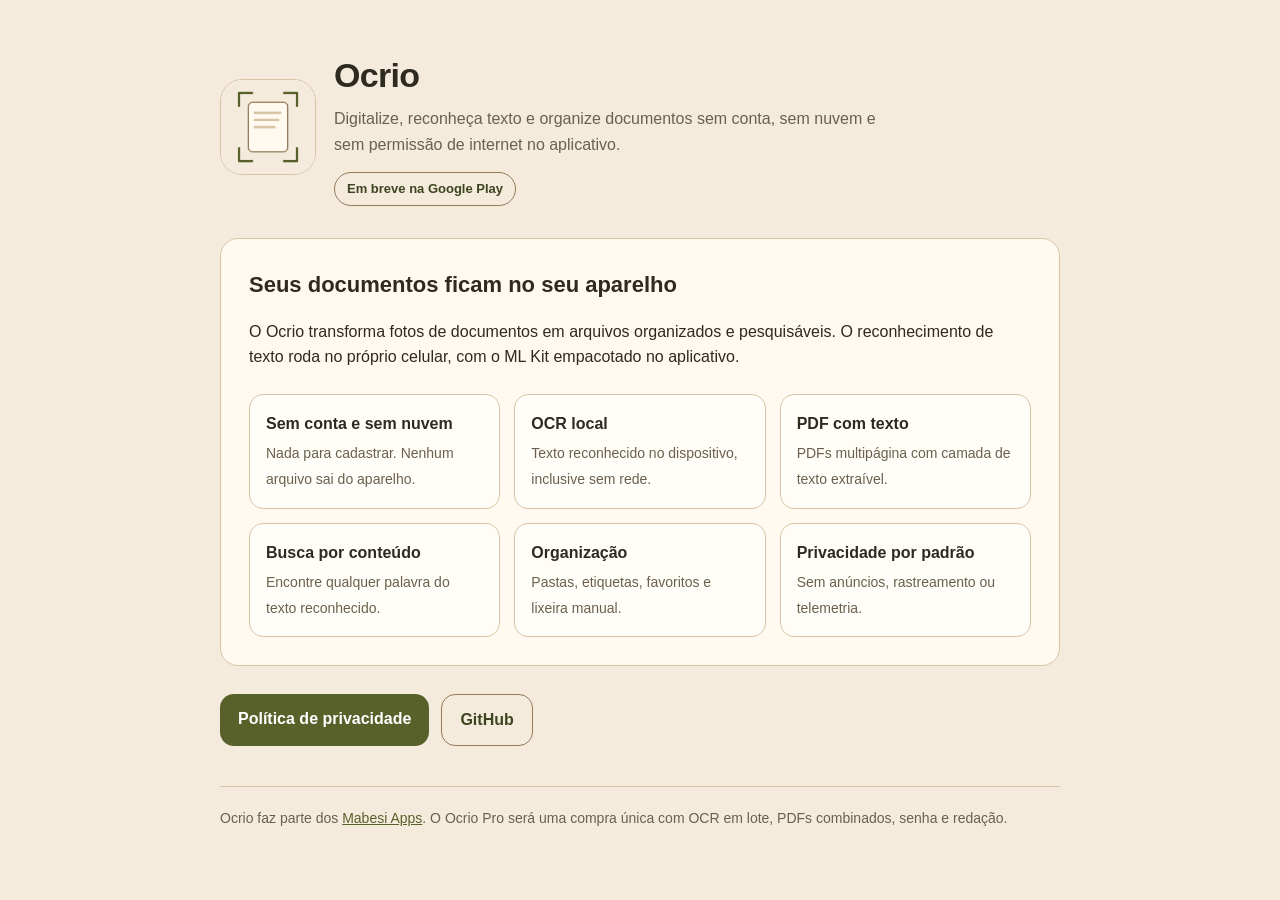
<file: ocrio/index.html>
<!doctype html>
<html lang="pt-BR">
  <head>
    <meta charset="utf-8" />
    <meta name="viewport" content="width=device-width, initial-scale=1" />
    <meta
      name="description"
      content="Ocrio: digitalize, reconheça texto e organize documentos sem conta, sem nuvem e sem permissão de internet no release."
    />
    <title>Ocrio — documentos sem nuvem</title>
    <link rel="icon" type="image/png" href="img/icon.png" />
    <style>
      :root {
        color-scheme: light;
        --paper: #f5ebdd;
        --surface: #fff9ef;
        --surface-raised: #fffdf8;
        --text: #2f2a20;
        --muted: #6b604e;
        --olive: #59612b;
        --olive-deep: #3c451f;
        --terracotta: #a94b2b;
        --border: #d7c4a5;
        --border-strong: #927b58;
      }
      * {
        box-sizing: border-box;
      }
      body {
        margin: 0;
        background: var(--paper);
        color: var(--text);
        font:
          16px/1.6 -apple-system,
          BlinkMacSystemFont,
          "Segoe UI",
          Roboto,
          Helvetica,
          Arial,
          sans-serif;
      }
      .wrap {
        max-width: 880px;
        margin: 0 auto;
        padding: 48px 20px 64px;
      }
      header {
        display: flex;
        align-items: center;
        gap: 18px;
        flex-wrap: wrap;
      }
      header img {
        width: 96px;
        height: 96px;
        border-radius: 22px;
        border: 1px solid var(--border);
        background: var(--surface);
      }
      h1 {
        margin: 0;
        font-size: 34px;
        letter-spacing: -0.02em;
      }
      .tagline {
        margin: 4px 0 0;
        color: var(--muted);
        max-width: 560px;
      }
      .pill {
        display: inline-block;
        margin-top: 14px;
        padding: 6px 12px;
        border-radius: 999px;
        border: 1px solid var(--border-strong);
        color: var(--olive-deep);
        font-size: 13px;
        font-weight: 600;
      }
      .hero {
        margin-top: 32px;
        padding: 28px;
        background: var(--surface);
        border: 1px solid var(--border);
        border-radius: 18px;
      }
      .hero h2 {
        margin: 0 0 8px;
        font-size: 22px;
      }
      .grid {
        margin-top: 24px;
        display: grid;
        grid-template-columns: repeat(auto-fit, minmax(230px, 1fr));
        gap: 14px;
      }
      .card {
        background: var(--surface-raised);
        border: 1px solid var(--border);
        border-radius: 14px;
        padding: 16px;
      }
      .card strong {
        display: block;
        margin-bottom: 4px;
      }
      .card span {
        color: var(--muted);
        font-size: 14px;
      }
      .actions {
        margin-top: 28px;
        display: flex;
        gap: 12px;
        flex-wrap: wrap;
      }
      a.button {
        display: inline-block;
        padding: 12px 18px;
        border-radius: 14px;
        text-decoration: none;
        font-weight: 600;
        background: var(--olive);
        color: #fff;
      }
      a.button.secondary {
        background: transparent;
        color: var(--olive-deep);
        border: 1px solid var(--border-strong);
      }
      footer {
        margin-top: 40px;
        padding-top: 20px;
        border-top: 1px solid var(--border);
        color: var(--muted);
        font-size: 14px;
      }
      footer a {
        color: var(--olive);
      }
      @media (max-width: 520px) {
        .wrap {
          padding-top: 28px;
        }
        h1 {
          font-size: 28px;
        }
        .hero {
          padding: 20px;
        }
      }
    </style>
  </head>
  <body>
    <div class="wrap">
      <header>
        <img src="img/icon.png" alt="Ícone do Ocrio" />
        <div>
          <h1>Ocrio</h1>
          <p class="tagline">
            Digitalize, reconheça texto e organize documentos sem conta, sem nuvem
            e sem permissão de internet no aplicativo.
          </p>
          <span class="pill">Em breve na Google Play</span>
        </div>
      </header>

      <section class="hero">
        <h2>Seus documentos ficam no seu aparelho</h2>
        <p>
          O Ocrio transforma fotos de documentos em arquivos organizados e
          pesquisáveis. O reconhecimento de texto roda no próprio celular, com o ML
          Kit empacotado no aplicativo.
        </p>
        <div class="grid">
          <div class="card">
            <strong>Sem conta e sem nuvem</strong>
            <span>Nada para cadastrar. Nenhum arquivo sai do aparelho.</span>
          </div>
          <div class="card">
            <strong>OCR local</strong>
            <span>Texto reconhecido no dispositivo, inclusive sem rede.</span>
          </div>
          <div class="card">
            <strong>PDF com texto</strong>
            <span>PDFs multipágina com camada de texto extraível.</span>
          </div>
          <div class="card">
            <strong>Busca por conteúdo</strong>
            <span>Encontre qualquer palavra do texto reconhecido.</span>
          </div>
          <div class="card">
            <strong>Organização</strong>
            <span>Pastas, etiquetas, favoritos e lixeira manual.</span>
          </div>
          <div class="card">
            <strong>Privacidade por padrão</strong>
            <span>Sem anúncios, rastreamento ou telemetria.</span>
          </div>
        </div>
      </section>

      <div class="actions">
        <a class="button" href="privacy_policy.html">Política de privacidade</a>
        <a class="button secondary" href="https://github.com/mabesi">GitHub</a>
      </div>

      <footer>
        Ocrio faz parte dos
        <a href="https://apps.mabesi.dev/">Mabesi Apps</a>. O Ocrio Pro será uma
        compra única com OCR em lote, PDFs combinados, senha e redação.
      </footer>
    </div>
  </body>
</html>
</file>
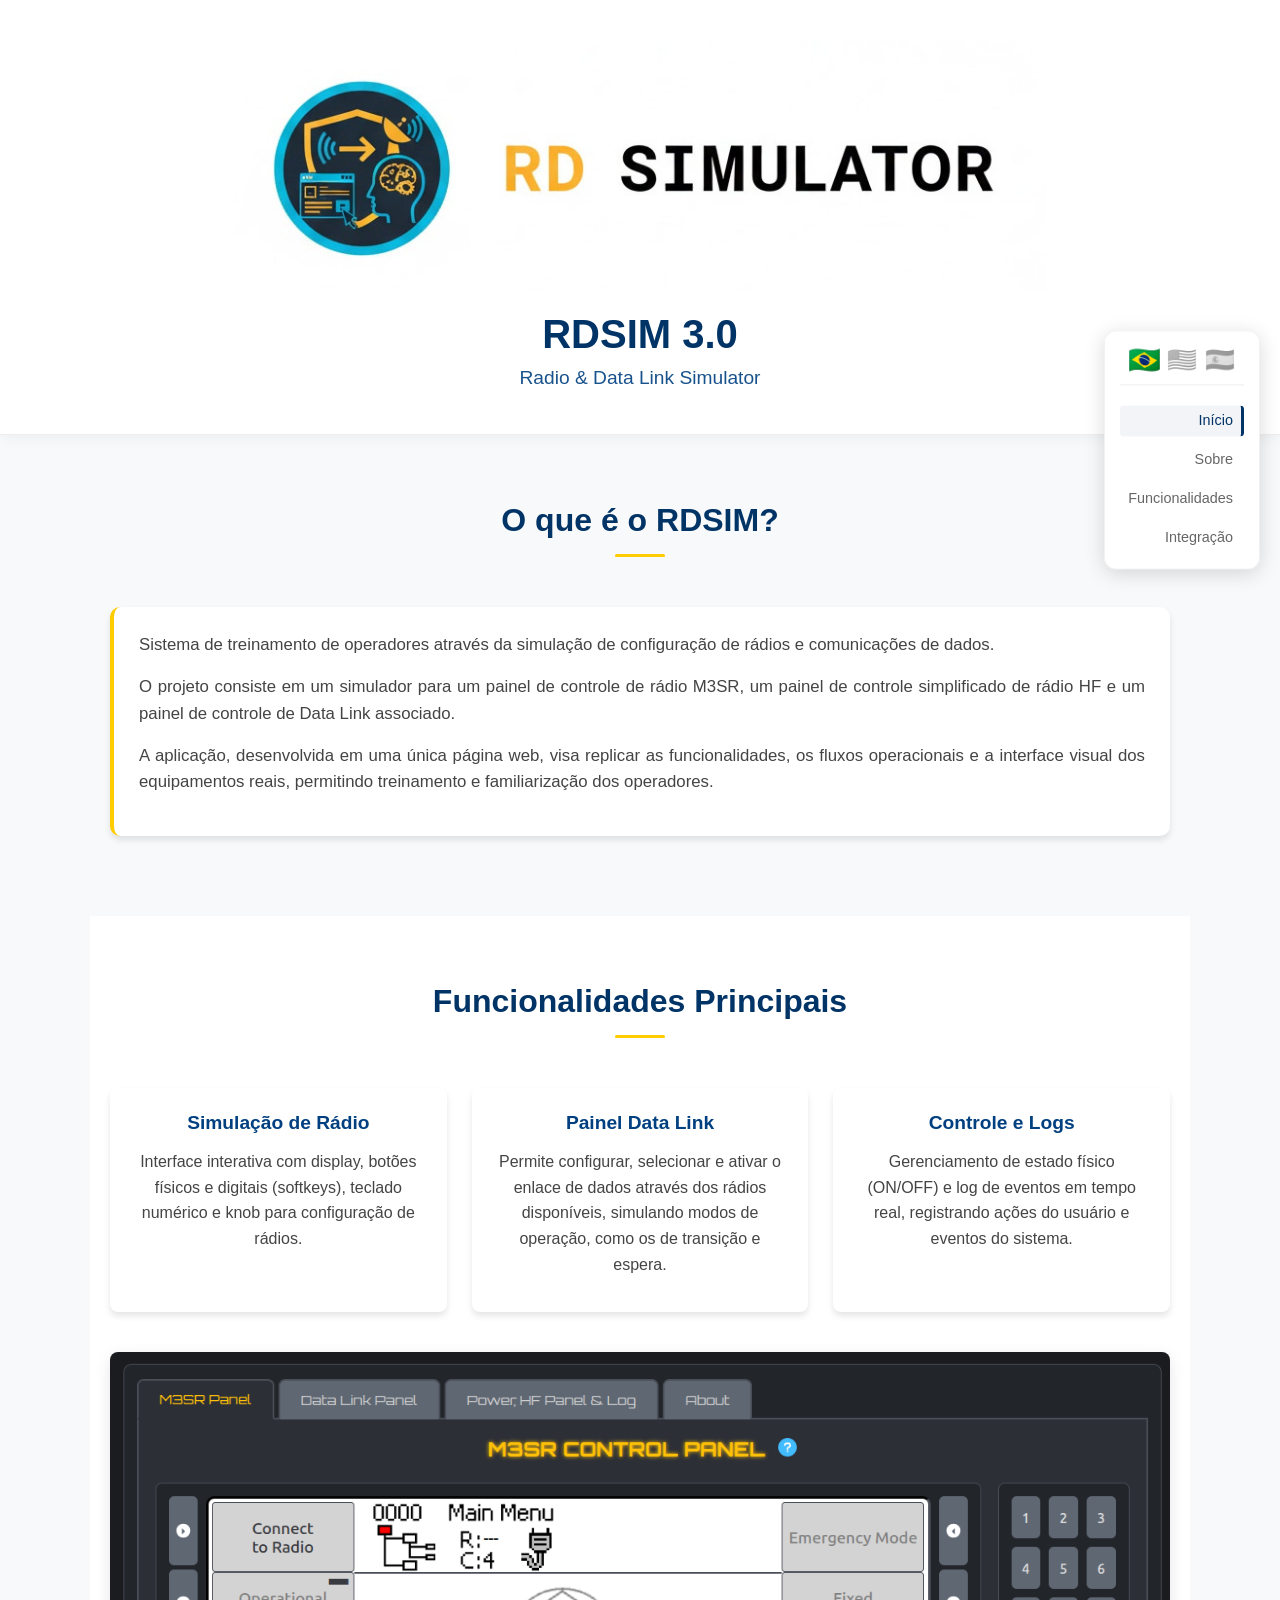
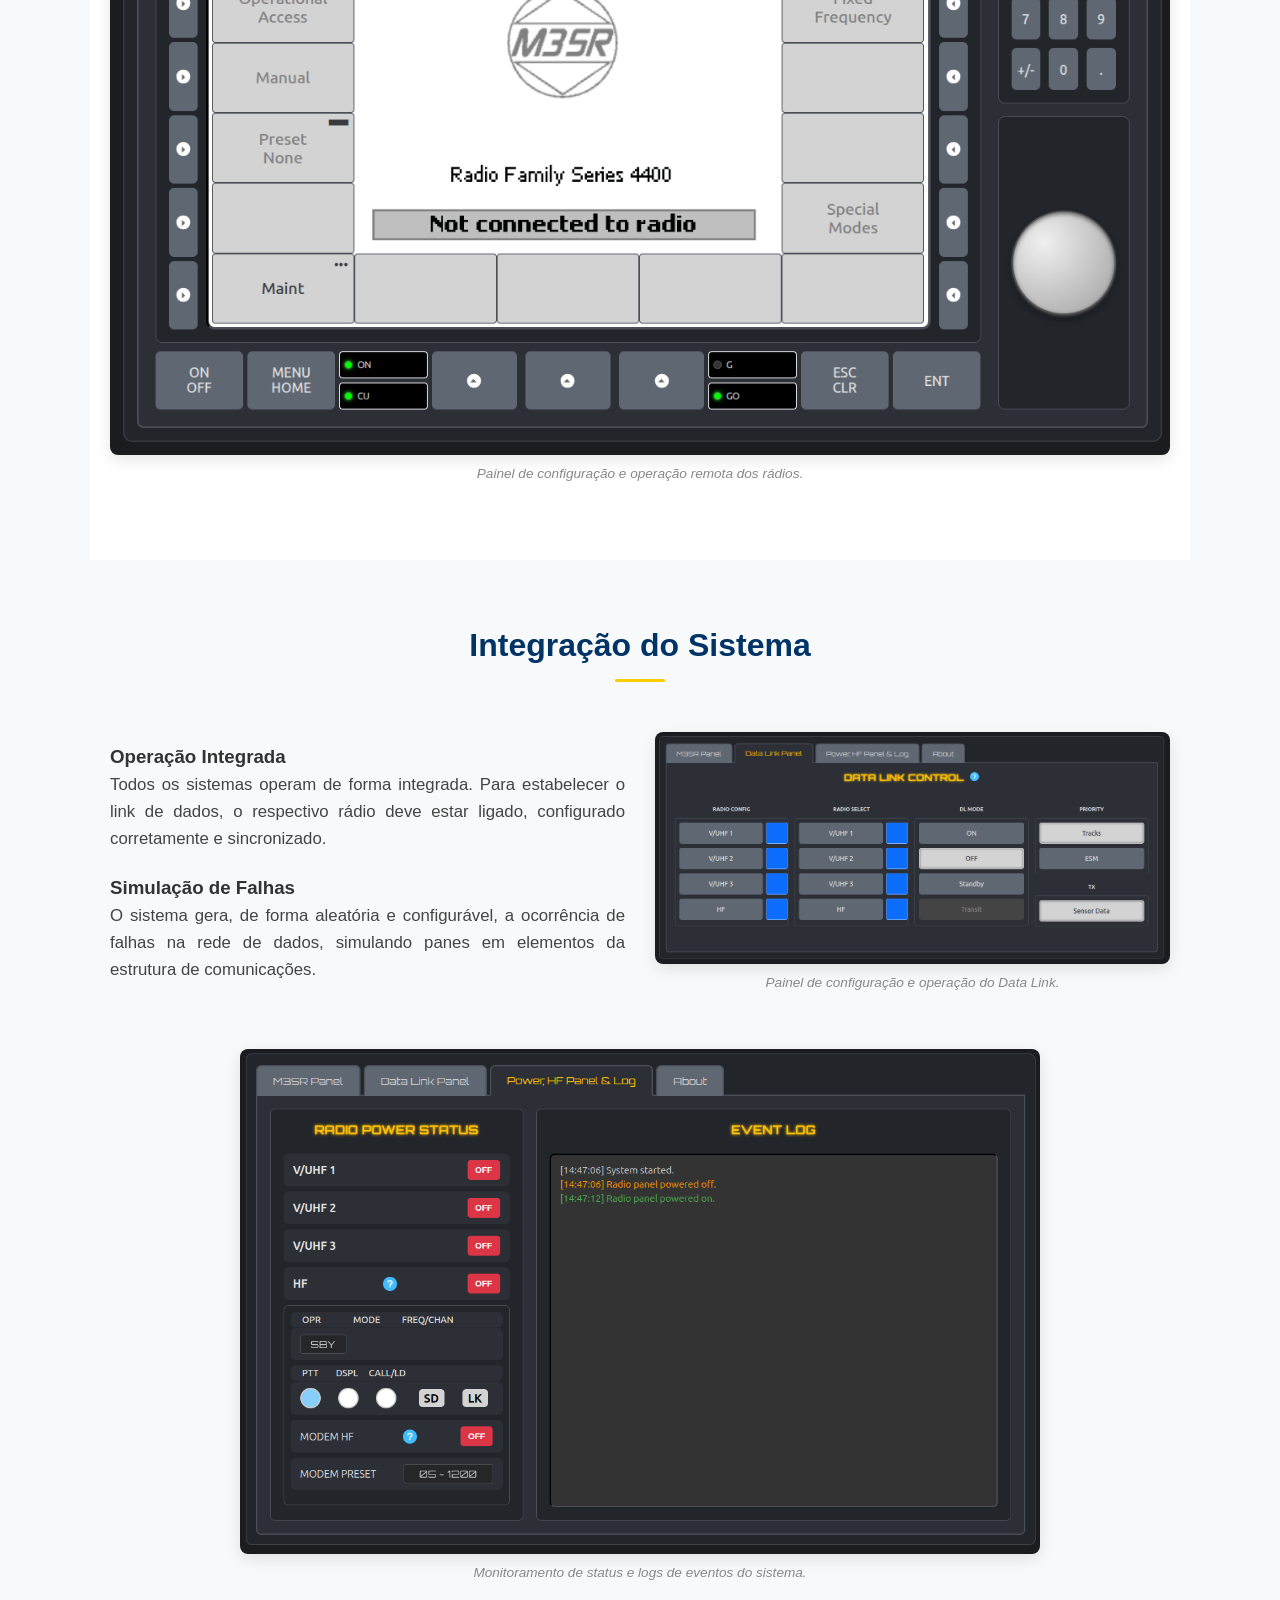
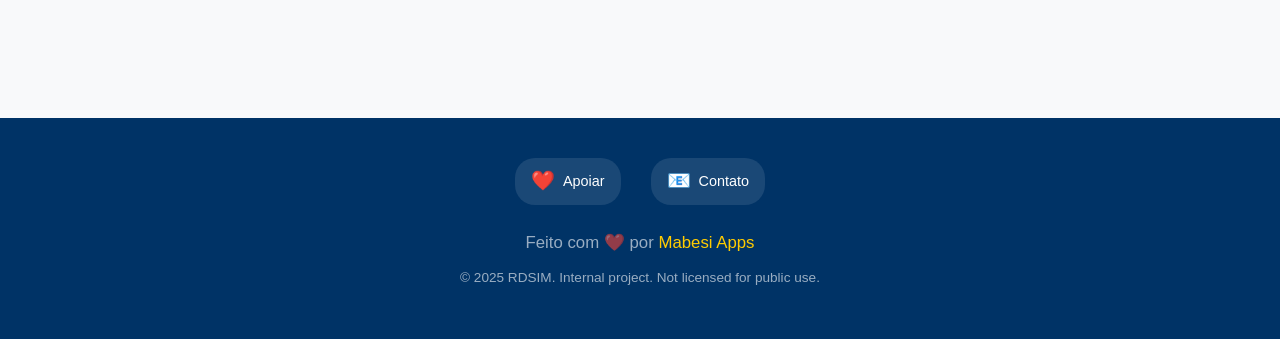
<file: rdsim/index.html>
<!DOCTYPE html>
<html lang="pt-br">

<head>
    <meta charset="UTF-8">
    <meta name="viewport" content="width=device-width, initial-scale=1.0">
    <title>RDSIM 3.0 - Radio & Data Link Simulator</title>
    <style>
        :root {
            --primary-color: #003366;
            --secondary-color: #004080;
            --accent-color: #ffcc00;
            --text-color: #333;
            --text-light: #666;
            --light-bg: #f8f9fa;
            --white: #ffffff;
            --font-main: 'Segoe UI', Roboto, Helvetica, Arial, sans-serif;
            --shadow: 0 4px 6px rgba(0, 0, 0, 0.1);
            --transition: all 0.3s ease;
        }

        * {
            margin: 0;
            padding: 0;
            box-sizing: border-box;
        }

        body {
            font-family: var(--font-main);
            color: var(--text-color);
            line-height: 1.6;
            background-color: var(--light-bg);
            overflow-x: hidden;
        }

        /* --- Floating Menu --- */
        .floating-menu {
            position: fixed;
            right: 20px;
            top: 50%;
            transform: translateY(-50%);
            background: rgba(255, 255, 255, 0.95);
            padding: 15px;
            border-radius: 12px;
            box-shadow: 0 4px 20px rgba(0, 0, 0, 0.15);
            z-index: 1000;
            display: flex;
            flex-direction: column;
            align-items: flex-end;
            gap: 15px;
            border: 1px solid rgba(0, 0, 0, 0.05);
            min-width: 140px;
        }

        .lang-switcher {
            display: flex;
            gap: 8px;
            margin-bottom: 5px;
            padding-bottom: 10px;
            border-bottom: 1px solid #eee;
            width: 100%;
            justify-content: center;
        }

        .lang-btn {
            background: none;
            border: none;
            cursor: pointer;
            font-size: 1.5rem;
            transition: var(--transition);
            opacity: 0.5;
            filter: grayscale(100%);
        }

        .lang-btn:hover,
        .lang-btn.active {
            transform: scale(1.1);
            opacity: 1;
            filter: grayscale(0%);
        }

        .nav-links {
            display: flex;
            flex-direction: column;
            gap: 8px;
            width: 100%;
        }

        .nav-link {
            text-decoration: none;
            color: var(--text-light);
            font-weight: 500;
            font-size: 0.9rem;
            transition: var(--transition);
            display: block;
            text-align: right;
            padding: 4px 8px;
            border-radius: 4px;
            border-right: 3px solid transparent;
        }

        .nav-link:hover,
        .nav-link.active {
            color: var(--primary-color);
            background-color: rgba(0, 51, 102, 0.05);
            border-right: 3px solid var(--primary-color);
        }

        /* --- Centered Stacked Header --- */
        header {
            background-color: var(--white);
            color: var(--text-color);
            padding: 40px 20px;
            position: relative;
            /* Normal flow */
            width: 100%;
            box-shadow: 0 2px 15px rgba(0, 0, 0, 0.05);
            text-align: center;
            border-bottom: 1px solid #eee;
        }

        .header-container {
            max-width: 800px;
            margin: 0 auto;
            display: flex;
            flex-direction: column;
            align-items: center;
            gap: 10px;
        }

        .logo-container img {
            height: 250px;
            /* Increased size */
            width: auto;
            display: block;
            margin-bottom: 10px;
        }

        .header-text {
            display: flex;
            flex-direction: column;
            align-items: center;
        }

        h1 {
            font-size: 2.5rem;
            font-weight: 700;
            color: var(--primary-color);
            line-height: 1.2;
            margin: 0 0 5px 0;
        }

        .subtitle {
            font-size: 1.2rem;
            color: var(--secondary-color);
            font-weight: 400;
            margin: 0;
            opacity: 0.9;
        }

        /* --- Sections --- */
        section {
            padding: 60px 20px;
            max-width: 1100px;
            margin: 0 auto;
        }

        section:nth-child(even) {
            background-color: var(--white);
        }

        .section-header {
            text-align: center;
            margin-bottom: 40px;
        }

        h2 {
            color: var(--primary-color);
            font-size: 2rem;
            margin-bottom: 10px;
            position: relative;
            display: inline-block;
        }

        h2::after {
            content: '';
            display: block;
            width: 50px;
            height: 3px;
            background: var(--accent-color);
            margin: 8px auto 0;
            border-radius: 2px;
        }

        p {
            margin-bottom: 15px;
            font-size: 1.05rem;
            color: #444;
            text-align: justify;
        }

        /* --- Cards & Layout --- */
        .card {
            background: var(--white);
            padding: 25px;
            border-radius: 10px;
            box-shadow: var(--shadow);
            margin-bottom: 20px;
            border-left: 4px solid var(--accent-color);
        }

        .grid-2 {
            display: grid;
            grid-template-columns: 1fr 1fr;
            gap: 30px;
            align-items: center;
        }

        .grid-3 {
            display: grid;
            grid-template-columns: repeat(auto-fit, minmax(280px, 1fr));
            gap: 25px;
        }

        .feature-box {
            background: var(--white);
            padding: 20px;
            border-radius: 8px;
            box-shadow: var(--shadow);
            transition: var(--transition);
            text-align: center;
        }

        .feature-box:hover {
            transform: translateY(-3px);
            box-shadow: 0 6px 12px rgba(0, 0, 0, 0.15);
        }

        .feature-box h3 {
            color: var(--secondary-color);
            margin-bottom: 10px;
            font-size: 1.2rem;
        }

        .feature-box p {
            text-align: center;
            font-size: 1rem;
        }

        .img-wrapper {
            border-radius: 8px;
            overflow: hidden;
            box-shadow: 0 5px 15px rgba(0, 0, 0, 0.1);
            transition: var(--transition);
            background: #fff;
        }

        .img-wrapper:hover {
            transform: scale(1.01);
        }

        .img-wrapper img {
            width: 100%;
            height: auto;
            display: block;
        }

        .caption {
            text-align: center;
            font-size: 0.85rem;
            color: #888;
            margin-top: 8px;
            font-style: italic;
        }

        /* --- Footer --- */
        footer {
            background-color: var(--primary-color);
            color: rgba(255, 255, 255, 0.8);
            text-align: center;
            padding: 40px 20px;
            margin-top: 60px;
            font-size: 0.9rem;
            display: flex;
            flex-direction: column;
            align-items: center;
        }

        .footer-links {
            display: flex;
            justify-content: center;
            gap: 30px;
            margin-bottom: 25px;
            flex-wrap: wrap;
            width: 100%;
        }

        .footer-link {
            color: var(--white);
            text-decoration: none;
            display: flex;
            align-items: center;
            justify-content: center;
            gap: 8px;
            transition: var(--transition);
            padding: 8px 16px;
            background: rgba(255, 255, 255, 0.1);
            border-radius: 20px;
        }

        .footer-link:hover {
            background: rgba(255, 255, 255, 0.2);
            transform: translateY(-2px);
            color: var(--accent-color);
        }

        .footer-link-icon {
            font-size: 1.2rem;
        }

        .footer-text {
            color: rgba(255, 255, 255, 0.6);
            margin-bottom: 10px;
            max-width: 600px;
        }

        .footer-highlight {
            color: var(--accent-color);
            text-decoration: none;
            font-weight: 500;
        }

        .footer-highlight:hover {
            text-decoration: underline;
        }

        /* --- Responsive --- */
        @media (max-width: 900px) {
            .floating-menu {
                top: auto;
                bottom: 20px;
                right: 50%;
                transform: translateX(50%);
                flex-direction: row;
                width: 90%;
                max-width: 400px;
                align-items: center;
                justify-content: space-between;
                padding: 10px;
            }

            .nav-links {
                display: none;
            }

            .lang-switcher {
                margin-bottom: 0;
                padding-bottom: 0;
                border-bottom: none;
                border-right: 1px solid #eee;
                padding-right: 10px;
                margin-right: 10px;
            }

            .grid-2 {
                grid-template-columns: 1fr;
            }
        }
    </style>
</head>

<body>

    <!-- Floating Menu -->
    <nav class="floating-menu">
        <div class="lang-switcher">
            <button class="lang-btn active" onclick="setLanguage('pt')" title="Português">🇧🇷</button>
            <button class="lang-btn" onclick="setLanguage('en')" title="English">🇺🇸</button>
            <button class="lang-btn" onclick="setLanguage('es')" title="Español">🇪🇸</button>
        </div>
        <div class="nav-links">
            <a href="#home" class="nav-link active" data-i18n="nav_home">Início</a>
            <a href="#about" class="nav-link" data-i18n="nav_about">Sobre</a>
            <a href="#features" class="nav-link" data-i18n="nav_features">Funcionalidades</a>
            <a href="#integration" class="nav-link" data-i18n="nav_integration">Integração</a>
        </div>
    </nav>

    <!-- Centered Stacked Header -->
    <header id="home">
        <div class="header-container">
            <div class="logo-container">
                <img src="img/logo.jpg" alt="RDSIM Logo">
            </div>
            <div class="header-text">
                <h1 data-i18n="title">RDSIM 3.0</h1>
                <p class="subtitle" data-i18n="subtitle">Radio & Data Link Simulator</p>
            </div>
        </div>
    </header>

    <!-- About Section -->
    <section id="about">
        <div class="section-header">
            <h2 data-i18n="about_title">O que é o RDSIM?</h2>
        </div>
        <div class="card">
            <p data-i18n="about_text_1">Sistema de treinamento de operadores através da simulação de configuração de
                rádios e comunicações de dados.</p>
            <p data-i18n="about_text_2">O projeto consiste em um simulador para um painel de controle de rádio M3SR, um
                painel de controle simplificado de rádio HF e um painel de controle de Data Link associado.</p>
            <p data-i18n="about_text_3">A aplicação,
                desenvolvida em uma única página web, visa replicar as funcionalidades, os fluxos operacionais e a
                interface visual dos equipamentos reais, permitindo treinamento e familiarização dos operadores.</p>
        </div>
    </section>

    <!-- Features Section -->
    <section id="features">
        <div class="section-header">
            <h2 data-i18n="features_title">Funcionalidades Principais</h2>
        </div>

        <div class="grid-3">
            <div class="feature-box">
                <h3 data-i18n="feat1_title">Simulação de Rádio</h3>
                <p data-i18n="feat1_desc">Interface interativa com display, botões físicos e digitais (softkeys),
                    teclado numérico e knob para configuração de rádios.</p>
            </div>
            <div class="feature-box">
                <h3 data-i18n="feat2_title">Painel Data Link</h3>
                <p data-i18n="feat2_desc">Permite configurar, selecionar e ativar o enlace de dados através dos rádios
                    disponíveis, simulando modos de operação, como os de transição e espera.</p>
            </div>
            <div class="feature-box">
                <h3 data-i18n="feat3_title">Controle e Logs</h3>
                <p data-i18n="feat3_desc">Gerenciamento de estado físico (ON/OFF) e log de eventos em tempo real,
                    registrando ações do usuário e eventos do sistema.</p>
            </div>
        </div>

        <div style="margin-top: 40px;">
            <div class="img-wrapper">
                <img src="img/m3sr.png" alt="Painel de Rádio M3SR">
            </div>
            <p class="caption" data-i18n="img_m3sr_caption">Painel de configuração e operação remota dos rádios.
            </p>
        </div>
    </section>

    <!-- Integration Section -->
    <section id="integration">
        <div class="section-header">
            <h2 data-i18n="integration_title">Integração do Sistema</h2>
        </div>

        <div class="grid-2">
            <div>
                <h3 data-i18n="int_title">Operação Integrada</h3>
                <p data-i18n="int_desc_1">Todos os sistemas operam de forma integrada. Para estabelecer o link de dados,
                    o respectivo rádio deve estar ligado, configurado corretamente e sincronizado.</p>

                <h3 data-i18n="sim_title" style="margin-top: 20px;">Simulação de Falhas</h3>
                <p data-i18n="sim_desc">O sistema gera, de forma aleatória e configurável, a ocorrência de falhas na
                    rede de dados, simulando panes em elementos da estrutura de comunicações.</p>
            </div>
            <div>
                <div class="img-wrapper">
                    <img src="img/dl.png" alt="Painel Data Link">
                </div>
                <p class="caption" data-i18n="img_dl_caption">Painel de configuração e operação do Data Link.</p>
            </div>
        </div>

        <div style="margin-top: 40px; max-width: 800px; margin-left: auto; margin-right: auto;">
            <div class="img-wrapper">
                <img src="img/status.png" alt="Status e Logs">
            </div>
            <p class="caption" data-i18n="img_status_caption">Monitoramento de status e logs de eventos do sistema.</p>
        </div>
    </section>

    <!-- Footer -->
    <footer>
        <div class="footer-links">
            <a href="https://mabesi.github.io/apps/donate.html" target="_blank" class="footer-link">
                <span class="footer-link-icon">❤️</span>
                <span>Apoiar</span>
            </a>
            <a href="mailto:mabesiapps@gmail.com" class="footer-link">
                <span class="footer-link-icon">📧</span>
                <span>Contato</span>
            </a>
        </div>
        <p class="footer-text">
            Feito com ❤️ por <a href="https://mabesi.github.io/apps" target="_blank" class="footer-highlight">Mabesi
                Apps</a>
        </p>
        <p class="footer-text" style="font-size: 0.85rem;">
            © 2025 RDSIM. Internal project. Not licensed for public use.
        </p>
    </footer>

    <script>
        const translations = {
            pt: {
                nav_home: "Início",
                nav_about: "Sobre",
                nav_features: "Funcionalidades",
                nav_integration: "Integração",
                title: "RDSIM 3.0",
                subtitle: "Radio & Data Link Simulator",
                about_title: "O que é o RDSIM?",
                about_text_1: "Sistema de treinamento de operadores através da simulação de configuração de rádios e comunicações de dados.",
                about_text_2: "O projeto consiste em um simulador para um painel de controle de rádio M3SR, um painel de controle simplificado de rádio HF e um painel de controle de Data Link associado.",
                about_text_3: "A aplicação, desenvolvida em uma única página web, visa replicar as funcionalidades, os fluxos operacionais e a interface visual dos equipamentos reais, permitindo treinamento e familiarização dos operadores.",
                features_title: "Funcionalidades Principais",
                feat1_title: "Simulação de Rádio",
                feat1_desc: "Interface interativa com display, botões físicos e digitais (softkeys), teclado numérico e knob para configuração de rádios.",
                feat2_title: "Painel Data Link",
                feat2_desc: "Permite configurar, selecionar e ativar o enlace de dados através dos rádios disponíveis, simulando modos de operação, como os de transição e espera.",
                feat3_title: "Controle e Logs",
                feat3_desc: "Gerenciamento de estado físico (ON/OFF) e log de eventos em tempo real, registrando ações do usuário e eventos do sistema.",
                img_m3sr_caption: "Painel de configuração e operação remota dos rádios.",
                integration_title: "Integração do Sistema",
                int_title: "Operação Integrada",
                int_desc_1: "Todos os sistemas operam de forma integrada. Para estabelecer o link de dados, o respectivo rádio deve estar ligado, configurado corretamente e sincronizado.",
                sim_title: "Simulação de Falhas",
                sim_desc: "O sistema gera, de forma aleatória e configurável, a ocorrência de falhas na rede de dados, simulando panes em elementos da estrutura de comunicação.",
                img_dl_caption: "Painel de configuração e operação do Data Link.",
                img_status_caption: "Monitoramento de status e logs de eventos do sistema."
            },
            en: {
                nav_home: "Home",
                nav_about: "About",
                nav_features: "Features",
                nav_integration: "Integration",
                title: "RDSIM 3.0",
                subtitle: "Radio & Data Link Simulator",
                about_title: "What is RDSIM?",
                about_text_1: "Operator training system through simulation of radio configuration and data communications.",
                about_text_2: "The project consists of a simulator for an M3SR radio control panel, a simplified HF radio control panel, and an associated Data Link control panel.",
                about_text_3: "The application, developed as a single web page, aims to replicate the functionalities, operational flows, and visual interface of real equipment, allowing for operator training and familiarization.",
                features_title: "Main Features",
                feat1_title: "Radio Simulation",
                feat1_desc: "Interactive interface with display, physical and digital buttons (softkeys), numeric keypad, and knob for radio configuration.",
                feat2_title: "Data Link Panel",
                feat2_desc: "It allows you to configure, select, and activate the data link through the available radios, simulating operating modes such as transition and standby.",
                feat3_title: "Control & Logs",
                feat3_desc: "Physical state management (ON/OFF) and real-time event log, recording user actions and system events.",
                img_m3sr_caption: "Configuration and remote operation panel for radios.",
                integration_title: "System Integration",
                int_title: "Integrated Operation",
                int_desc_1: "All systems operate in an integrated manner. To establish the data link, the respective radio must be on, correctly configured, and synchronized.",
                sim_title: "Failure Simulation",
                sim_desc: "The system randomly and configurably generates network failures, simulating malfunctions in communication infrastructure elements.",
                img_dl_caption: "Data Link configuration and operation panel.",
                img_status_caption: "System status monitoring and event logs."
            },
            es: {
                nav_home: "Inicio",
                nav_about: "Sobre",
                nav_features: "Funcionalidades",
                nav_integration: "Integración",
                title: "RDSIM 3.0",
                subtitle: "Simulador de Radio y Data Link",
                about_title: "¿Qué es RDSIM?",
                about_text_1: "Sistema de entrenamiento de operadores mediante simulación de configuración de radio y comunicaciones de datos.",
                about_text_2: "El proyecto consiste en un simulador para un panel de control de radio M3SR, un panel de control simplificado de radio HF y un panel de control de Data Link asociado.",
                about_text_3: "La aplicación, desarrollada en una única página web, tiene como objetivo replicar las funcionalidades, los flujos operativos y la interfaz visual de los equipos reales, permitiendo el entrenamiento y la familiarización de los operadores.",
                features_title: "Funcionalidades Principales",
                feat1_title: "Simulación de Radio",
                feat1_desc: "Interfaz interactiva con pantalla, botones físicos y digitales (softkeys), teclado numérico y perilla para configuración de radios.",
                feat2_title: "Panel Data Link",
                feat2_desc: "Permite configurar, seleccionar y activar el enlace de datos a través de los radios disponibles, simulando modos de operación como transición y standby.",
                feat3_title: "Control y Registros",
                feat3_desc: "Gestión del estado físico (ON/OFF) y registro de eventos en tiempo real, registrando acciones del usuario y eventos del sistema.",
                img_m3sr_caption: "Panel de configuración y operación remota de radios.",
                integration_title: "Integración del Sistema",
                int_title: "Operación Integrada",
                int_desc_1: "Todos los sistemas operan de forma integrada. Para establecer el enlace de datos, la radio respectiva debe estar encendida, configurada correctamente y sincronizada.",
                sim_title: "Simulación de Fallas",
                sim_desc: "El sistema genera, de forma aleatoria y configurable, la ocurrencia de fallas en la red de datos, simulando averías en elementos de la estructura de comunicación.",
                img_dl_caption: "Panel de configuración y operación de Data Link.",
                img_status_caption: "Monitoreo de estado y registros de eventos del sistema."
            }
        };

        function setLanguage(lang) {
            // Update Text
            const elements = document.querySelectorAll('[data-i18n]');
            elements.forEach(el => {
                const key = el.getAttribute('data-i18n');
                if (translations[lang][key]) {
                    el.textContent = translations[lang][key];
                }
            });

            // Update Buttons
            document.querySelectorAll('.lang-btn').forEach(btn => {
                btn.classList.remove('active');
            });
            document.querySelector(`.lang-btn[onclick="setLanguage('${lang}')"]`).classList.add('active');

            // Update Html Lang Attribute
            document.documentElement.lang = lang;
        }

        // Smooth Scrolling
        document.querySelectorAll('a[href^="#"]').forEach(anchor => {
            anchor.addEventListener('click', function (e) {
                e.preventDefault();
                document.querySelector(this.getAttribute('href')).scrollIntoView({
                    behavior: 'smooth'
                });
            });
        });

        // Highlight active section on scroll
        window.addEventListener('scroll', () => {
            let current = '';
            const sections = document.querySelectorAll('section, header');

            sections.forEach(section => {
                const sectionTop = section.offsetTop;
                const sectionHeight = section.clientHeight;
                if (pageYOffset >= (sectionTop - sectionHeight / 3)) {
                    current = section.getAttribute('id');
                }
            });

            document.querySelectorAll('.nav-link').forEach(link => {
                link.classList.remove('active');
                if (link.getAttribute('href').includes(current)) {
                    link.classList.add('active');
                }
            });
        });
    </script>
</body>

</html>
</file>
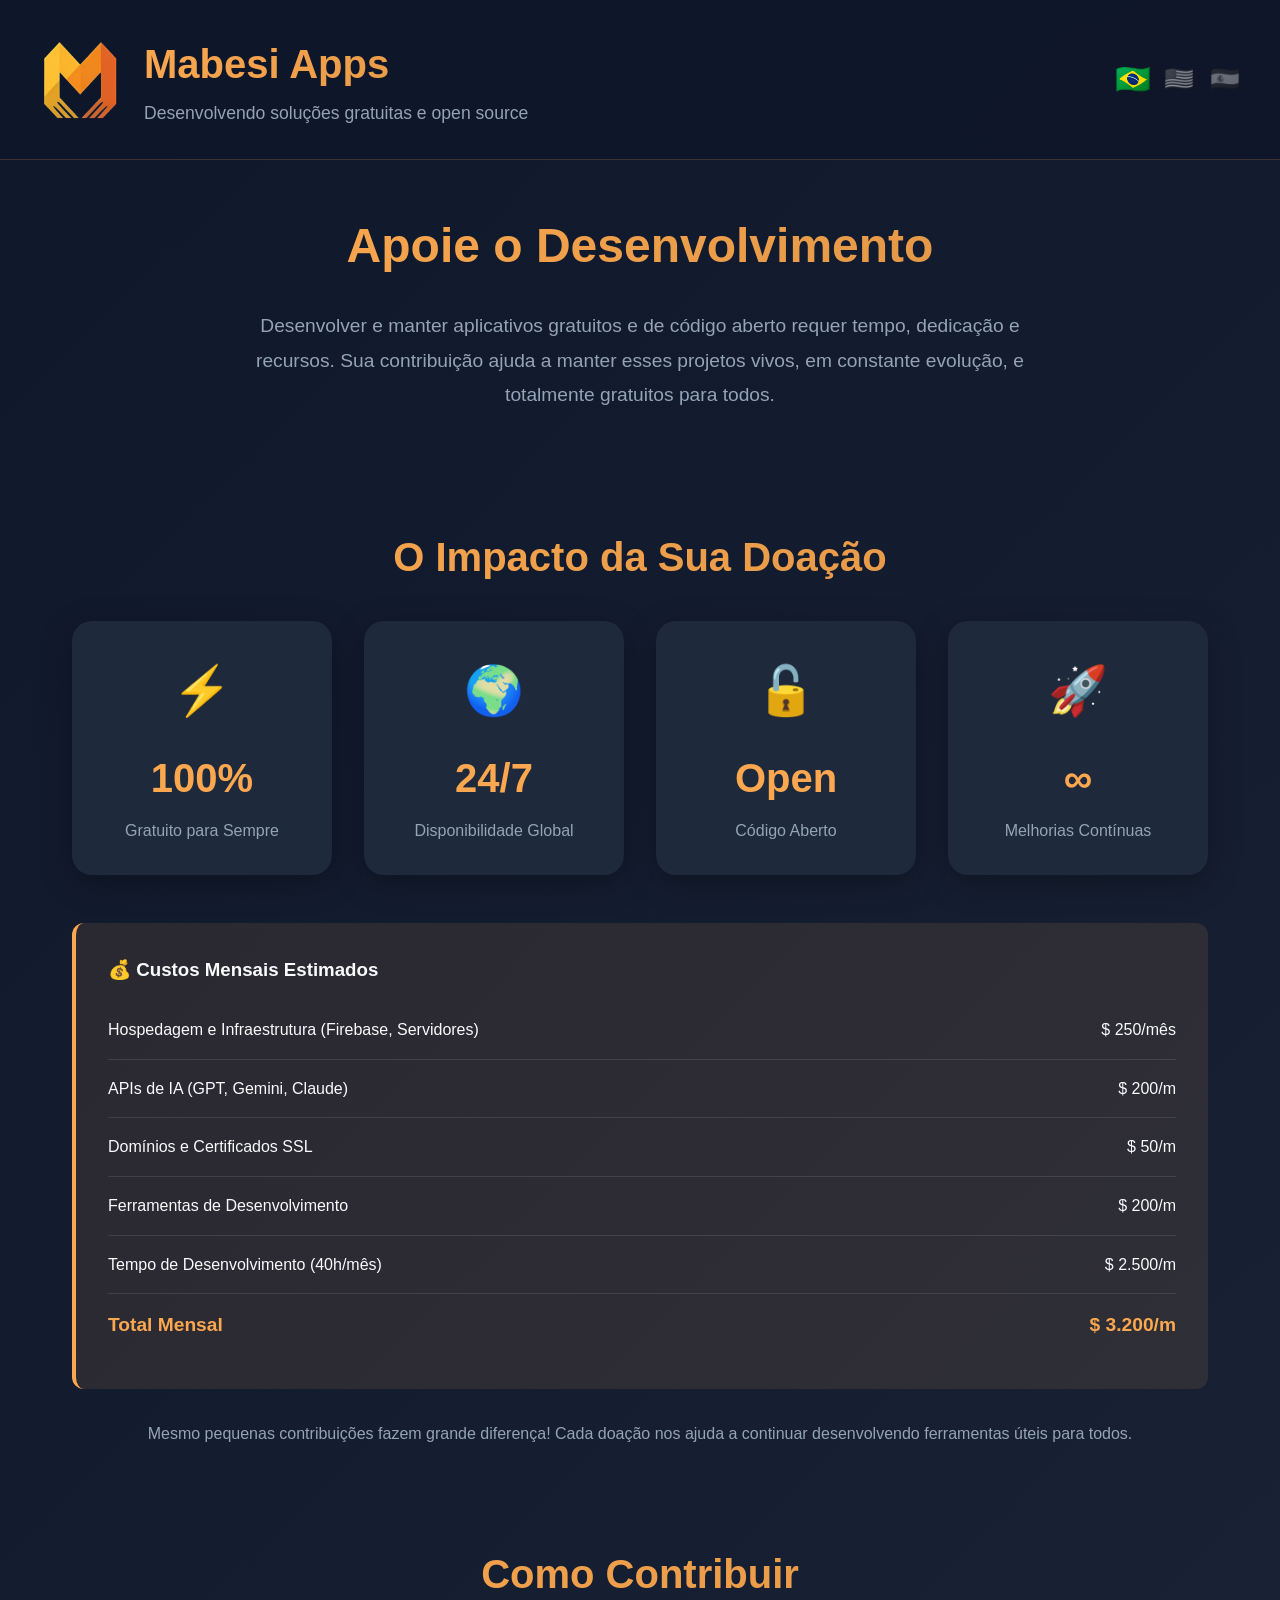
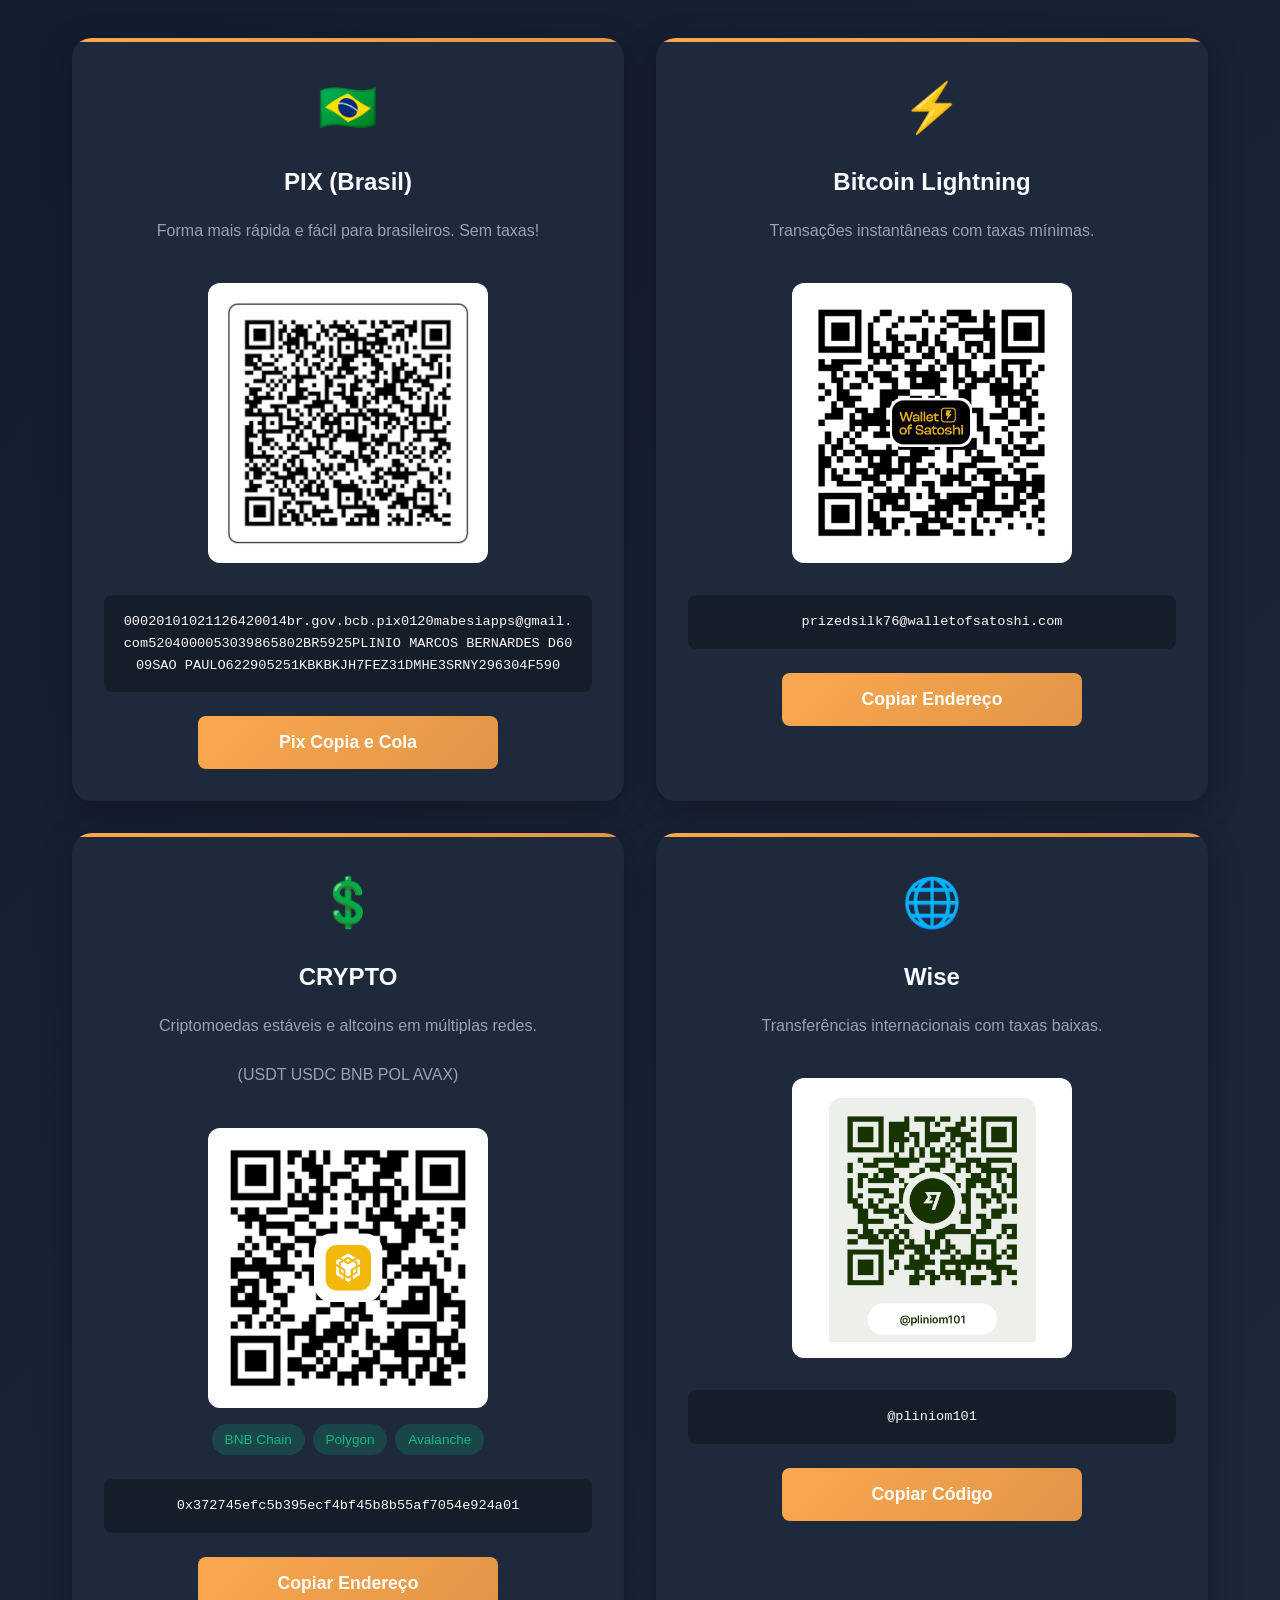
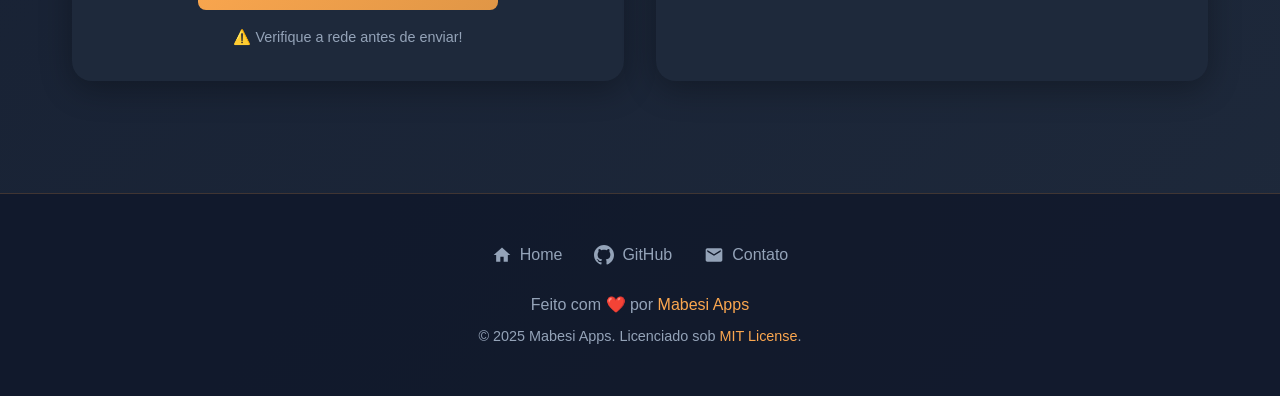
<file: donate.html>
<!DOCTYPE html>
<html lang="pt-BR">

<head>
    <meta charset="UTF-8">
    <meta name="viewport" content="width=device-width, initial-scale=1.0">
    <title>Apoie Projetos Open Source - Mabesi Apps</title>
    <link rel="icon" type="image/x-icon" href="img/favicon.ico">
    <link rel="stylesheet" href="css/styles.css">
</head>

<body>
    <header>
        <div class="header-wrapper">
            <div class="header-content">
                <img src="img/mabesiapps_logo.png" alt="Mabesi Apps Logo" class="logo-img">
                <div>
                    <div class="logo">Mabesi Apps</div>
                    <div class="tagline" data-i18n="tagline">Desenvolvendo soluções gratuitas e open source</div>
                </div>
            </div>
            <div class="language-switcher">
                <span class="lang-flag" data-lang="pt" title="Português">🇧🇷</span>
                <span class="lang-flag" data-lang="en" title="English">🇺🇸</span>
                <span class="lang-flag" data-lang="es" title="Español">🇪🇸</span>
            </div>
        </div>
    </header>

    <section class="hero">
        <h1 data-i18n="heroTitle">Apoie o Desenvolvimento</h1>
        <p data-i18n="heroText">Desenvolver e manter aplicativos gratuitos e de código aberto requer
            tempo, dedicação e recursos. Sua contribuição ajuda a manter esses projetos vivos, em constante evolução, e
            totalmente gratuitos para todos.</p>
    </section>

    <section class="impact-section">
        <h2 class="section-title" data-i18n="impactTitle">O Impacto da Sua Doação</h2>
        <div class="impact-grid">
            <div class="impact-card">
                <div class="impact-icon">⚡</div>
                <div class="impact-value">100%</div>
                <div class="impact-label" data-i18n="impact1">Gratuito para Sempre</div>
            </div>
            <div class="impact-card">
                <div class="impact-icon">🌍</div>
                <div class="impact-value">24/7</div>
                <div class="impact-label" data-i18n="impact2">Disponibilidade Global</div>
            </div>
            <div class="impact-card">
                <div class="impact-icon">🔓</div>
                <div class="impact-value">Open</div>
                <div class="impact-label" data-i18n="impact3">Código Aberto</div>
            </div>
            <div class="impact-card">
                <div class="impact-icon">🚀</div>
                <div class="impact-value">∞</div>
                <div class="impact-label" data-i18n="impact4">Melhorias Contínuas</div>
            </div>
        </div>

        <div class="cost-breakdown">
            <h3 style="margin-bottom: 1rem;" data-i18n="costsTitle">�� Custos Mensais Estimados</h3>
            <div class="cost-item">
                <span data-i18n="cost1">Hospedagem e Infraestrutura (Firebase, Servidores)</span>
                <span>$ 250/mês</span>
            </div>
            <div class="cost-item">
                <span data-i18n="cost2">APIs de IA (GPT, Gemini, Claude)</span>
                <span>$ 200/m</span>
            </div>
            <div class="cost-item">
                <span data-i18n="cost3">Domínios e Certificados SSL</span>
                <span>$ 50/m</span>
            </div>
            <div class="cost-item">
                <span data-i18n="cost4">Ferramentas de Desenvolvimento</span>
                <span>$ 200/m</span>
            </div>
            <div class="cost-item">
                <span data-i18n="cost5">Tempo de Desenvolvimento (40h/mês)</span>
                <span>$ 2.500/m</span>
            </div>
            <div class="cost-item">
                <span data-i18n="costTotal">Total Mensal</span>
                <span>$ 3.200/m</span>
            </div>
        </div>

        <p style="text-align: center; color: var(--text-gray); margin-top: 2rem;" data-i18n="costNote">
            Mesmo pequenas contribuições fazem grande diferença! Cada doação nos ajuda a continuar desenvolvendo
            ferramentas úteis para todos.
        </p>
    </section>

    <section class="donation-methods">
        <h2 class="section-title" data-i18n="methodsTitle">Como Contribuir</h2>
        <div class="methods-grid">
            <!-- PIX -->
            <div class="method-card">
                <div class="method-icon">🇧🇷</div>
                <div class="method-title">PIX (Brasil)</div>
                <div class="method-description" data-i18n="pixDesc">Forma mais rápida e fácil para brasileiros. Sem
                    taxas!</div>
                <div class="qr-code">
                    <img src="img/pix.png" alt="Pix QR Code ">
                </div>
                <div class="wallet-address" onclick="copyToClipboard(this)">
                    00020101021126420014br.gov.bcb.pix0120mabesiapps@gmail.com5204000053039865802BR5925PLINIO MARCOS
                    BERNARDES D6009SAO PAULO622905251KBKBKJH7FEZ31DMHE3SRNY296304F590
                </div>
                <button class="copy-btn" onclick="copyToClipboard(this.previousElementSibling)"
                    data-i18n="copyPixBtn">Pix Copia e Cola</button>
            </div>

            <!-- Bitcoin Lightning -->
            <div class="method-card">
                <div class="method-icon">⚡</div>
                <div class="method-title">Bitcoin Lightning</div>
                <div class="method-description" data-i18n="lightningDesc">Transações instantâneas com taxas mínimas.
                </div>
                <div class="qr-code">
                    <img src="img/satoshi.png" alt="Bitcoin Lightning QR Code">
                </div>
                <div class="wallet-address" onclick="copyToClipboard(this)">
                    prizedsilk76@walletofsatoshi.com
                </div>
                <button class="copy-btn" onclick="copyToClipboard(this.previousElementSibling)"
                    data-i18n="copyBtn">Copiar Endereço</button>
            </div>

            <!-- Stablecoins -->
            <div class="method-card">
                <div class="method-icon">💲</div>
                <div class="method-title">CRYPTO</div>
                <div class="method-description" data-i18n="stableDesc">Criptomoedas em múltiplas redes.</div>
                <div class="method-description">(USDT USDC BNB POL AVAX)</div>
                <div class="qr-code">
                    <img src="img/stablecoin.png" alt="Stablecoin & Altcoins QR Code">
                </div>
                <div class="badges-container">
                    <div class="network-badge">BNB Chain</div>
                    <div class="network-badge">Polygon</div>
                    <div class="network-badge">Avalanche</div>
                </div>
                <div class="wallet-address" onclick="copyToClipboard(this)">
                    0x372745efc5b395ecf4bf45b8b55af7054e924a01
                </div>
                <button class="copy-btn" onclick="copyToClipboard(this.previousElementSibling)"
                    data-i18n="copyBtn">Copiar Endereço</button>
                <p style="margin-top: 1rem; font-size: 0.9rem; color: var(--text-gray);" data-i18n="stableNote">
                    ⚠️ Verifique a rede antes de enviar!
                </p>
            </div>

            <!-- Wise -->
            <div class="method-card">
                <div class="method-icon">🌐</div>
                <div class="method-title">Wise</div>
                <div class="method-description" data-i18n="wiseDesc">Transferências internacionais com taxas baixas.
                </div>
                <div class="qr-code">
                    <img src="img/wise.png" alt="Wise QR Code">
                </div>
                <div class="wallet-address" onclick="copyToClipboard(this)">
                    @pliniom101
                </div>
                <button class="copy-btn" onclick="copyText('@pliniom101', this)" data-i18n="copyCodeBtn">Copiar
                    Código</button>
            </div>


        </div>
    </section>

    <footer>
        <div class="footer-links">
            <a href="index.html">
                <svg viewBox="0 0 24 24" xmlns="http://www.w3.org/2000/svg">
                    <path d="M10 20v-6h4v6h5v-8h3L12 3 2 12h3v8z" />
                </svg>
                <span>Home</span>
            </a>
            <a href="https://github.com/mabesi" target="_blank" rel="noopener noreferrer" data-i18n="footerGithub">
                <svg viewBox="0 0 24 24" xmlns="http://www.w3.org/2000/svg">
                    <path
                        d="M12 0c-6.626 0-12 5.373-12 12 0 5.302 3.438 9.8 8.207 11.387.599.111.793-.261.793-.577v-2.234c-3.338.726-4.033-1.416-4.033-1.416-.546-1.387-1.333-1.756-1.333-1.756-1.089-.745.083-.729.083-.729 1.205.084 1.839 1.237 1.839 1.237 1.07 1.834 2.807 1.304 3.492.997.107-.775.418-1.305.762-1.604-2.665-.305-5.467-1.334-5.467-5.931 0-1.311.469-2.381 1.236-3.221-.124-.303-.535-1.524.117-3.176 0 0 1.008-.322 3.301 1.23.957-.266 1.983-.399 3.003-.404 1.02.005 2.047.138 3.006.404 2.291-1.552 3.297-1.23 3.297-1.23.653 1.653.242 2.874.118 3.176.77.84 1.235 1.911 1.235 3.221 0 4.609-2.807 5.624-5.479 5.921.43.372.823 1.102.823 2.222v3.293c0 .319.192.694.801.576 4.765-1.589 8.199-6.086 8.199-11.386 0-6.627-5.373-12-12-12z" />
                </svg>
                <span>GitHub</span>
            </a>
            <a href="mailto:mabesiapps@gmail.com" data-i18n="footerContact">
                <svg viewBox="0 0 24 24" xmlns="http://www.w3.org/2000/svg">
                    <path
                        d="M20 4H4c-1.1 0-1.99.9-1.99 2L2 18c0 1.1.9 2 2 2h16c1.1 0 2-.9 2-2V6c0-1.1-.9-2-2-2zm0 4l-8 5-8-5V6l8 5 8-5v2z" />
                </svg>
                <span>Contato</span>
            </a>
        </div>
        <div class="footer-info">
            <p>
                <span data-i18n="footerMade">Feito com</span> ❤️ <span data-i18n="footerBy">por</span>
                <a href="https://github.com/mabesi" target="_blank" rel="noopener noreferrer">Mabesi Apps</a>
            </p>
            <p style="margin-top: 0.5rem; font-size: 0.9rem;">
                © 2025 Mabesi Apps. <span data-i18n="footerLicense">Licenciado sob</span>
                <a href="https://opensource.org/license/MIT" target="_blank" rel="noopener noreferrer">MIT License</a>.
            </p>
        </div>
    </footer>

    <script>
        // Translations
        const translations = {
            pt: {
                tagline: "Desenvolvendo soluções gratuitas e open source",
                heroTitle: "Apoie o Desenvolvimento",
                heroText: "Desenvolver e manter aplicativos gratuitos e de código aberto requer tempo, dedicação e recursos. Sua contribuição ajuda a manter esses projetos vivos, em constante evolução, e totalmente gratuitos para todos.",
                impactTitle: "O Impacto da Sua Doação",
                impact1: "Gratuito para Sempre",
                impact2: "Disponibilidade Global",
                impact3: "Código Aberto",
                impact4: "Melhorias Contínuas",
                costsTitle: "💰 Custos Mensais Estimados",
                cost1: "Hospedagem e Infraestrutura (Firebase, Servidores)",
                cost2: "APIs de IA (GPT, Gemini, Claude)",
                cost3: "Domínios e Certificados SSL",
                cost4: "Ferramentas de Desenvolvimento",
                cost5: "Tempo de Desenvolvimento (40h/mês)",
                costTotal: "Total Mensal",
                costNote: "Mesmo pequenas contribuições fazem grande diferença! Cada doação nos ajuda a continuar desenvolvendo ferramentas úteis para todos.",
                methodsTitle: "Como Contribuir",
                pixDesc: "Forma mais rápida e fácil para brasileiros. Sem taxas!",
                lightningDesc: "Transações instantâneas com taxas mínimas.",
                stableDesc: "Criptomoedas estáveis e altcoins em múltiplas redes.",
                stableNote: "⚠️ Verifique a rede antes de enviar!",
                wiseDesc: "Transferências internacionais com taxas baixas.",
                copyCodeBtn: "Copiar Código",
                copyBtn: "Copiar Endereço",
                footerMade: "Feito com",
                footerBy: "por",
                footerLicense: "Licenciado sob",
                copyPixBtn: "Pix Copia e Cola"
            },
            en: {
                tagline: "Developing free and open source solutions",
                heroTitle: "Support Development",
                heroText: "Developing and maintaining free and open source applications requires time, dedication, and resources. Your contribution helps keep these projects alive, constantly evolving, and completely free for everyone.",
                impactTitle: "The Impact of Your Donation",
                impact1: "Free Forever",
                impact2: "Global Availability",
                impact3: "Open Source",
                impact4: "Continuous Improvements",
                costsTitle: "💰 Estimated Monthly Costs",
                cost1: "Hosting and Infrastructure (Firebase, Servers)",
                cost2: "AI APIs (GPT, Gemini, Claude)",
                cost3: "Domains and SSL Certificates",
                cost4: "Development Tools",
                cost5: "Development Time (40h/month)",
                costTotal: "Monthly Total",
                costNote: "Even small contributions make a big difference! Every donation helps us continue developing useful tools for everyone.",
                methodsTitle: "How to Contribute",
                pixDesc: "Fastest and easiest way for Brazilians. No fees!",
                lightningDesc: "Instant transactions with minimal fees.",
                stableDesc: "Stable Cryptocurrencies and altcoins on multiple networks.",
                stableNote: "⚠️ Check the network before sending!",
                wiseDesc: "International transfers with low fees.",
                copyCodeBtn: "Copy Code",
                copyBtn: "Copy Address",
                footerMade: "Made with",
                footerBy: "by",
                footerLicense: "Licensed under",
                copyPixBtn: "Pix Copy and Paste"
            },
            es: {
                tagline: "Desarrollando soluciones gratuitas y de código abierto",
                heroTitle: "Apoya el Desarrollo",
                heroText: "Desarrollar y mantener aplicaciones gratuitas y de código abierto requiere tiempo, dedicación y recursos. Tu contribución ayuda a mantener estos proyectos vivos, en constante evolución y completamente gratuitos para todos.",
                impactTitle: "El Impacto de Tu Donación",
                impact1: "Gratis para Siempre",
                impact2: "Disponibilidad Global",
                impact3: "Código Abierto",
                impact4: "Mejoras Continuas",
                costsTitle: "💰 Costos Mensuales Estimados",
                cost1: "Alojamiento e Infraestructura (Firebase, Servidores)",
                cost2: "APIs de IA (GPT, Gemini, Claude)",
                cost3: "Dominios y Certificados SSL",
                cost4: "Herramientas de Desarrollo",
                cost5: "Tiempo de Desarrollo (40h/mes)",
                costTotal: "Total Mensual",
                costNote: "¡Incluso las pequeñas contribuciones marcan una gran diferencia! Cada donación nos ayuda a seguir desarrollando herramientas útiles para todos.",
                methodsTitle: "Cómo Contribuir",
                pixDesc: "Forma más rápida y fácil para brasileños. ¡Sin tarifas!",
                lightningDesc: "Transacciones instantáneas con tarifas mínimas.",
                stableDesc: "Criptomonedas estables e altcoins en múltiples redes.",
                stableNote: "⚠️ ¡Verifica la red antes de enviar!",
                wiseDesc: "Transferencias internacionales con tarifas bajas.",
                copyCodeBtn: "Copiar Código",
                copyBtn: "Copiar Dirección",
                footerMade: "Hecho con",
                footerBy: "por",
                footerLicense: "Licenciado bajo",
                copyPixBtn: "Pix Copia y Pega"
            }
        };

        // Copy to clipboard function
        function copyToClipboard(element) {
            const text = element.textContent.trim();
            copyText(text, element);
        }

        function copyText(text, element) {
            navigator.clipboard.writeText(text).then(() => {
                const originalText = element.textContent;
                element.textContent = '✓ Copiado!';
                setTimeout(() => {
                    element.textContent = originalText;
                }, 2000);
            });
        }

        // Apply translations
        function applyTranslations(lang) {
            const t = translations[lang];
            document.querySelectorAll('[data-i18n]').forEach(el => {
                const key = el.getAttribute('data-i18n');
                if (t[key]) {
                    el.textContent = t[key];
                }
            });

            // Update active flag
            document.querySelectorAll('.lang-flag').forEach(flag => {
                flag.classList.remove('active');
                if (flag.dataset.lang === lang) {
                    flag.classList.add('active');
                }
            });

            // Save preference
            localStorage.setItem('mabesi-donate-lang', lang);
        }

        // Initialize
        document.addEventListener('DOMContentLoaded', () => {
            const savedLang = localStorage.getItem('mabesi-donate-lang') || 'pt';
            applyTranslations(savedLang);

            document.querySelectorAll('.lang-flag').forEach(flag => {
                flag.addEventListener('click', () => {
                    applyTranslations(flag.dataset.lang);
                });
            });
        });
    </script>
</body>

</html>
</file>
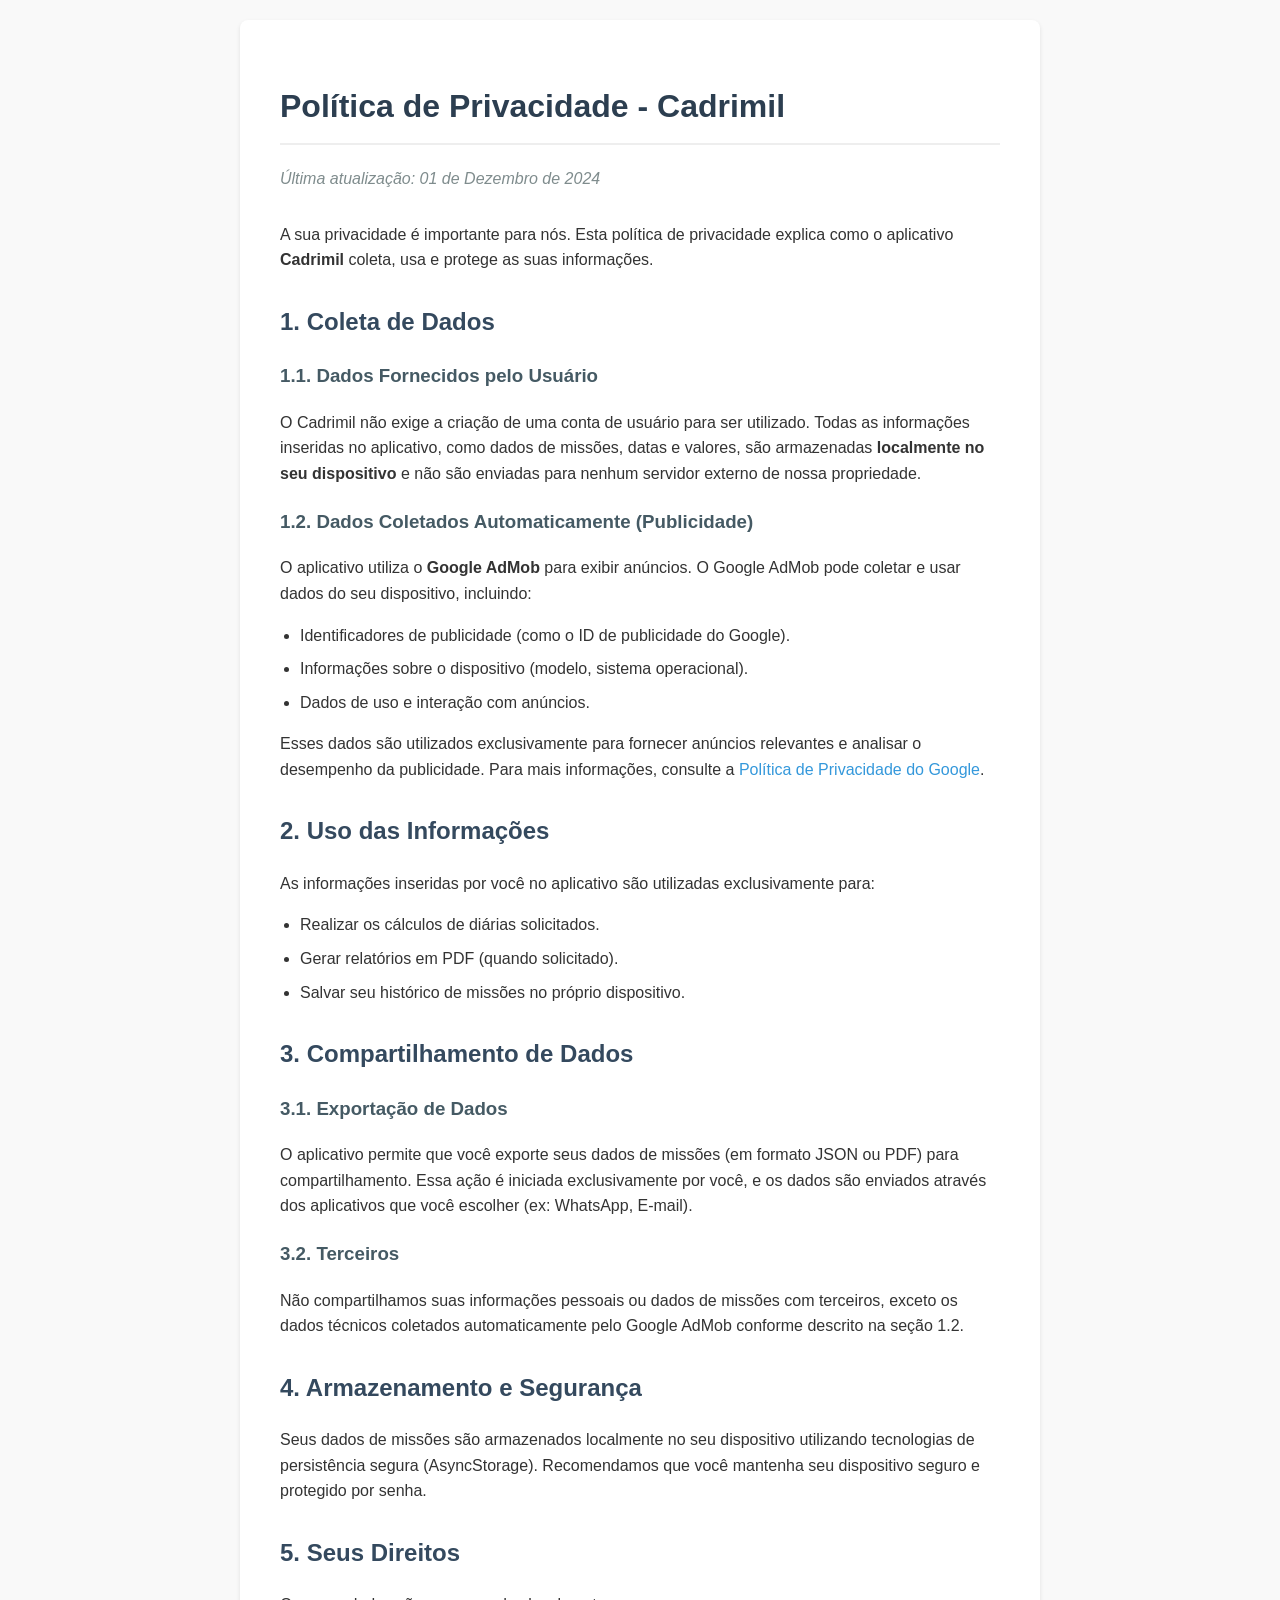
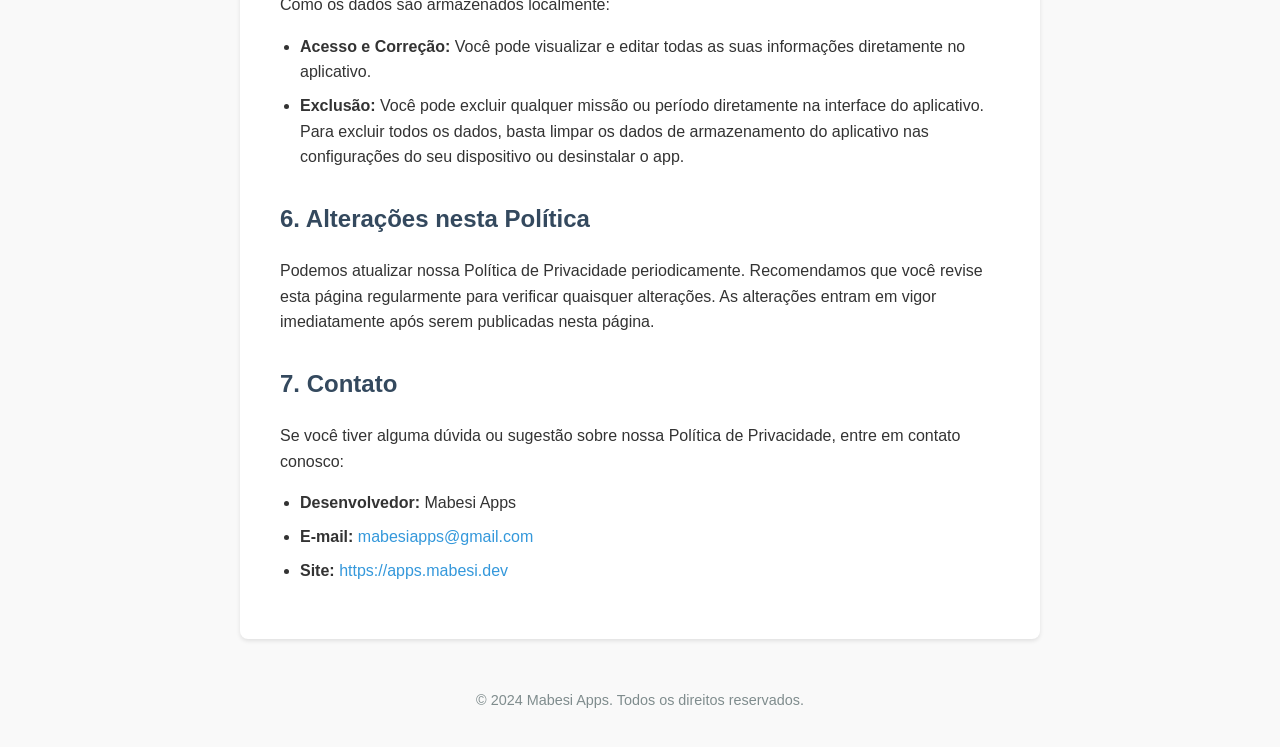
<file: cadrimil/privacy_policy.html>
<!DOCTYPE html>
<html lang="pt-BR">
<head>
    <meta charset="UTF-8">
    <meta name="viewport" content="width=device-width, initial-scale=1.0">
    <title>Política de Privacidade - Cadrimil</title>
    <style>
        body {
            font-family: -apple-system, BlinkMacSystemFont, "Segoe UI", Roboto, Helvetica, Arial, sans-serif;
            line-height: 1.6;
            color: #333;
            max-width: 800px;
            margin: 0 auto;
            padding: 20px;
            background-color: #f9f9f9;
        }
        .container {
            background-color: #ffffff;
            padding: 40px;
            border-radius: 8px;
            box-shadow: 0 2px 4px rgba(0,0,0,0.1);
        }
        h1 {
            color: #2c3e50;
            border-bottom: 2px solid #eee;
            padding-bottom: 10px;
        }
        h2 {
            color: #34495e;
            margin-top: 30px;
        }
        h3 {
            color: #455a64;
            margin-top: 20px;
        }
        ul {
            padding-left: 20px;
        }
        li {
            margin-bottom: 8px;
        }
        a {
            color: #3498db;
            text-decoration: none;
        }
        a:hover {
            text-decoration: underline;
        }
        .last-update {
            color: #7f8c8d;
            font-style: italic;
            margin-bottom: 30px;
            display: block;
        }
        footer {
            margin-top: 50px;
            text-align: center;
            font-size: 0.9em;
            color: #7f8c8d;
        }
    </style>
</head>
<body>
    <div class="container">
        <h1>Política de Privacidade - Cadrimil</h1>
        <span class="last-update">Última atualização: 01 de Dezembro de 2024</span>

        <p>A sua privacidade é importante para nós. Esta política de privacidade explica como o aplicativo <strong>Cadrimil</strong> coleta, usa e protege as suas informações.</p>

        <h2>1. Coleta de Dados</h2>

        <h3>1.1. Dados Fornecidos pelo Usuário</h3>
        <p>O Cadrimil não exige a criação de uma conta de usuário para ser utilizado. Todas as informações inseridas no aplicativo, como dados de missões, datas e valores, são armazenadas <strong>localmente no seu dispositivo</strong> e não são enviadas para nenhum servidor externo de nossa propriedade.</p>

        <h3>1.2. Dados Coletados Automaticamente (Publicidade)</h3>
        <p>O aplicativo utiliza o <strong>Google AdMob</strong> para exibir anúncios. O Google AdMob pode coletar e usar dados do seu dispositivo, incluindo:</p>
        <ul>
            <li>Identificadores de publicidade (como o ID de publicidade do Google).</li>
            <li>Informações sobre o dispositivo (modelo, sistema operacional).</li>
            <li>Dados de uso e interação com anúncios.</li>
        </ul>
        <p>Esses dados são utilizados exclusivamente para fornecer anúncios relevantes e analisar o desempenho da publicidade. Para mais informações, consulte a <a href="https://policies.google.com/privacy" target="_blank">Política de Privacidade do Google</a>.</p>

        <h2>2. Uso das Informações</h2>
        <p>As informações inseridas por você no aplicativo são utilizadas exclusivamente para:</p>
        <ul>
            <li>Realizar os cálculos de diárias solicitados.</li>
            <li>Gerar relatórios em PDF (quando solicitado).</li>
            <li>Salvar seu histórico de missões no próprio dispositivo.</li>
        </ul>

        <h2>3. Compartilhamento de Dados</h2>

        <h3>3.1. Exportação de Dados</h3>
        <p>O aplicativo permite que você exporte seus dados de missões (em formato JSON ou PDF) para compartilhamento. Essa ação é iniciada exclusivamente por você, e os dados são enviados através dos aplicativos que você escolher (ex: WhatsApp, E-mail).</p>

        <h3>3.2. Terceiros</h3>
        <p>Não compartilhamos suas informações pessoais ou dados de missões com terceiros, exceto os dados técnicos coletados automaticamente pelo Google AdMob conforme descrito na seção 1.2.</p>

        <h2>4. Armazenamento e Segurança</h2>
        <p>Seus dados de missões são armazenados localmente no seu dispositivo utilizando tecnologias de persistência segura (AsyncStorage). Recomendamos que você mantenha seu dispositivo seguro e protegido por senha.</p>

        <h2>5. Seus Direitos</h2>
        <p>Como os dados são armazenados localmente:</p>
        <ul>
            <li><strong>Acesso e Correção:</strong> Você pode visualizar e editar todas as suas informações diretamente no aplicativo.</li>
            <li><strong>Exclusão:</strong> Você pode excluir qualquer missão ou período diretamente na interface do aplicativo. Para excluir todos os dados, basta limpar os dados de armazenamento do aplicativo nas configurações do seu dispositivo ou desinstalar o app.</li>
        </ul>

        <h2>6. Alterações nesta Política</h2>
        <p>Podemos atualizar nossa Política de Privacidade periodicamente. Recomendamos que você revise esta página regularmente para verificar quaisquer alterações. As alterações entram em vigor imediatamente após serem publicadas nesta página.</p>

        <h2>7. Contato</h2>
        <p>Se você tiver alguma dúvida ou sugestão sobre nossa Política de Privacidade, entre em contato conosco:</p>
        <ul>
            <li><strong>Desenvolvedor:</strong> Mabesi Apps</li>
            <li><strong>E-mail:</strong> <a href="mailto:mabesiapps@gmail.com">mabesiapps@gmail.com</a></li>
            <li><strong>Site:</strong> <a href="https://apps.mabesi.dev" target="_blank">https://apps.mabesi.dev</a></li>
        </ul>
    </div>

    <footer>
        <p>&copy; 2024 Mabesi Apps. Todos os direitos reservados.</p>
    </footer>
</body>
</html>
</file>
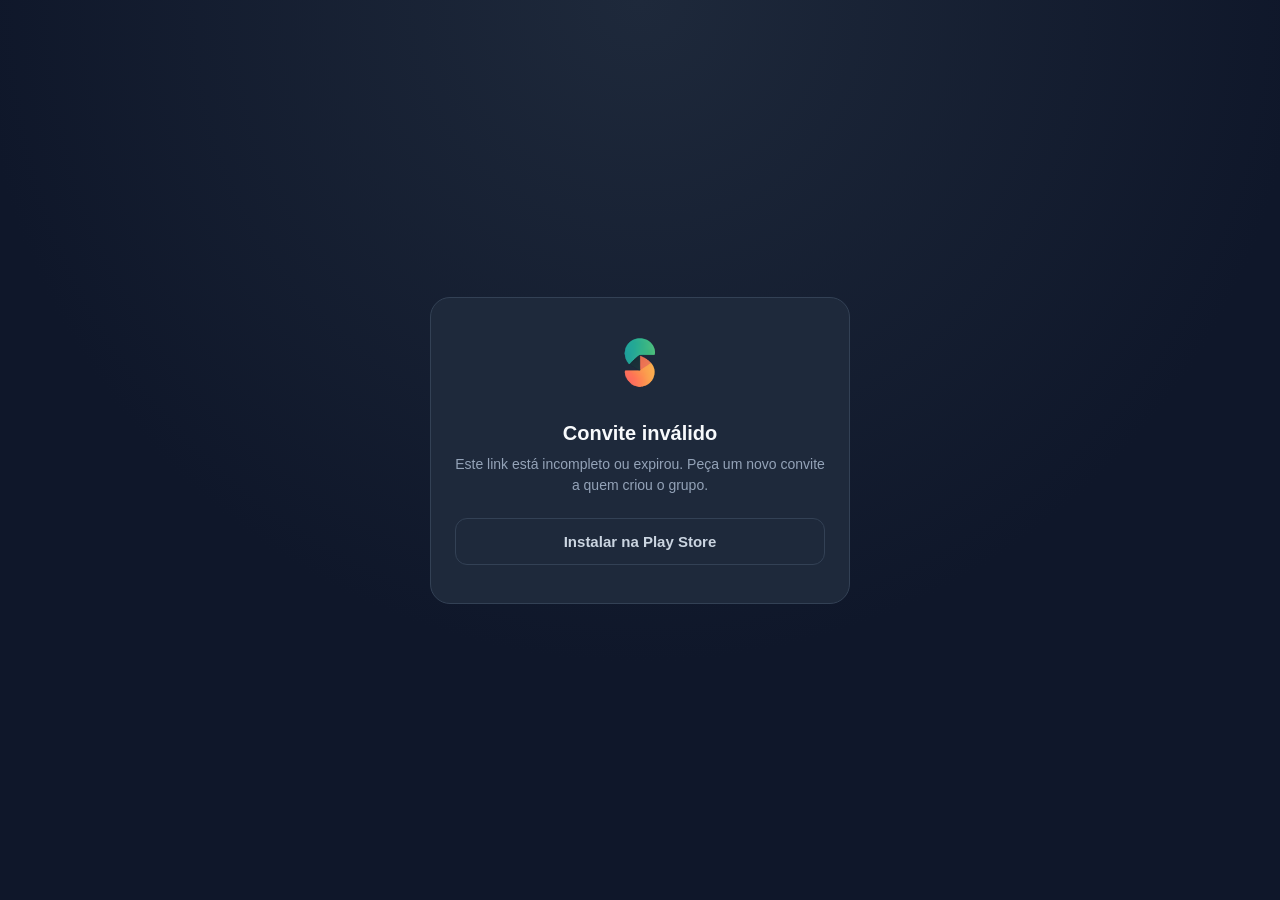
<file: mysplit/join.html>
<!DOCTYPE html>
<html lang="pt-BR">

<head>
    <meta charset="UTF-8">
    <meta name="viewport" content="width=device-width, initial-scale=1.0">
    <meta name="robots" content="noindex, nofollow">
    <meta name="theme-color" content="#0F172A">
    <title>Convite - MySplit</title>
    <link rel="icon" type="image/x-icon" href="img/favicon.ico">

    <!--
        Prévia genérica de propósito: o WhatsApp/Telegram buscam esta página para
        gerar o preview, e o nome do grupo não deve vazar para quem só viu o link.
        O nome aparece dentro do app, depois de validar o convite.
    -->
    <meta property="og:type" content="website">
    <meta property="og:title" content="Você foi convidado para um grupo no MySplit">
    <meta property="og:description" content="Toque para abrir o app e entrar no grupo.">
    <meta property="og:image" content="https://apps.mabesi.dev/mysplit/img/icon.png">

    <style>
        * { margin: 0; padding: 0; box-sizing: border-box; }

        body {
            min-height: 100vh;
            display: flex;
            align-items: center;
            justify-content: center;
            padding: 24px;
            background: radial-gradient(circle at 50% 0%, #1E293B 0%, #0F172A 60%);
            color: #F8FAFC;
            font-family: -apple-system, BlinkMacSystemFont, 'Segoe UI', Roboto, sans-serif;
        }

        .card {
            width: 100%;
            max-width: 420px;
            background: #1E293B;
            border: 1px solid #334155;
            border-radius: 20px;
            padding: 28px 24px;
            text-align: center;
        }

        .icon {
            width: 72px;
            height: 72px;
            border-radius: 18px;
            margin-bottom: 18px;
        }

        h1 { font-size: 20px; line-height: 1.3; margin-bottom: 8px; }

        p {
            color: #94A3B8;
            font-size: 14px;
            line-height: 1.5;
            margin-bottom: 22px;
        }

        .button {
            display: block;
            width: 100%;
            padding: 14px;
            border: 0;
            border-radius: 12px;
            font-size: 15px;
            font-weight: 700;
            text-decoration: none;
            cursor: pointer;
            margin-bottom: 10px;
        }

        .button-primary {
            background: linear-gradient(135deg, #35b288, #22a699);
            color: #0F172A;
        }

        .button-secondary {
            background: transparent;
            border: 1px solid #334155;
            color: #CBD5E1;
        }

        .code {
            font-family: ui-monospace, SFMono-Regular, Menlo, monospace;
            font-size: 15px;
            color: #F8FAFC;
            background: #0F172A;
            border: 1px solid #334155;
            border-radius: 10px;
            padding: 10px;
            margin-bottom: 14px;
            word-break: break-all;
        }

        .hint {
            color: #64748B;
            font-size: 12px;
            margin-top: 16px;
            margin-bottom: 0;
        }

        .hidden { display: none; }
    </style>
</head>

<body>
    <main class="card">
        <img class="icon" src="img/icon.png" alt="MySplit" width="72" height="72">

        <h1 id="title">Abrindo o MySplit…</h1>
        <p id="subtitle">Se o app não abrir sozinho, use um dos botões abaixo.</p>

        <div id="token-box" class="hidden">
            <div class="code" id="token-value"></div>
            <button class="button button-secondary" id="copy-button" type="button">Copiar código</button>
        </div>

        <a class="button button-primary" id="open-button"
            href="https://play.google.com/store/apps/details?id=com.mabesi.mysplit">Abrir o MySplit</a>

        <a class="button button-secondary" id="install-button"
            href="https://play.google.com/store/apps/details?id=com.mabesi.mysplit">Instalar na Play Store</a>

        <p class="hint" id="hint">Depois de instalar, toque neste link novamente.</p>
    </main>

    <script>
        (function () {
            var params = new URLSearchParams(window.location.search);
            var token = (params.get('t') || '').trim();

            var title = document.getElementById('title');
            var subtitle = document.getElementById('subtitle');
            var tokenBox = document.getElementById('token-box');
            var tokenValue = document.getElementById('token-value');
            var openButton = document.getElementById('open-button');
            var copyButton = document.getElementById('copy-button');
            var hint = document.getElementById('hint');

            // Tudo que vem do link é entrada não confiável: o token só é usado
            // depois de bater o formato esperado (22 caracteres url-safe).
            var isValid = /^[A-Za-z0-9_-]{22}$/.test(token);

            if (!isValid) {
                title.textContent = 'Convite inválido';
                subtitle.textContent = 'Este link está incompleto ou expirou. Peça um novo convite a quem criou o grupo.';
                openButton.classList.add('hidden');
                hint.classList.add('hidden');
                return;
            }

            tokenValue.textContent = token;
            tokenBox.classList.remove('hidden');

            var encodedToken = encodeURIComponent(token);
            var fallback = encodeURIComponent(window.location.href);

            openButton.href =
                'intent://apps.mabesi.dev/mysplit/join.html?t=' + encodedToken +
                '#Intent;scheme=https;package=com.mabesi.mysplit;S.browser_fallback_url=' + fallback + ';end';

            title.textContent = 'Você foi convidado para um grupo';
            subtitle.textContent = 'Toque em abrir para entrar. O nome do grupo aparece dentro do app.';

            copyButton.addEventListener('click', function () {
                var done = function () {
                    copyButton.textContent = 'Copiado!';
                    setTimeout(function () { copyButton.textContent = 'Copiar código'; }, 2000);
                };

                if (navigator.clipboard && navigator.clipboard.writeText) {
                    navigator.clipboard.writeText(token).then(done, done);
                    return;
                }

                // Fallback para navegadores sem Clipboard API.
                var area = document.createElement('textarea');
                area.value = token;
                document.body.appendChild(area);
                area.select();
                try { document.execCommand('copy'); } catch (error) { /* ignorado */ }
                document.body.removeChild(area);
                done();
            });

            // Tenta abrir o app imediatamente. Quando o App Link está verificado
            // esta página nem chega a carregar; isso cobre o caso "app instalado
            // mas verificação ainda não propagou".
            setTimeout(function () {
                window.location.href = openButton.href;
            }, 300);
        })();
    </script>
</body>

</html>
</file>
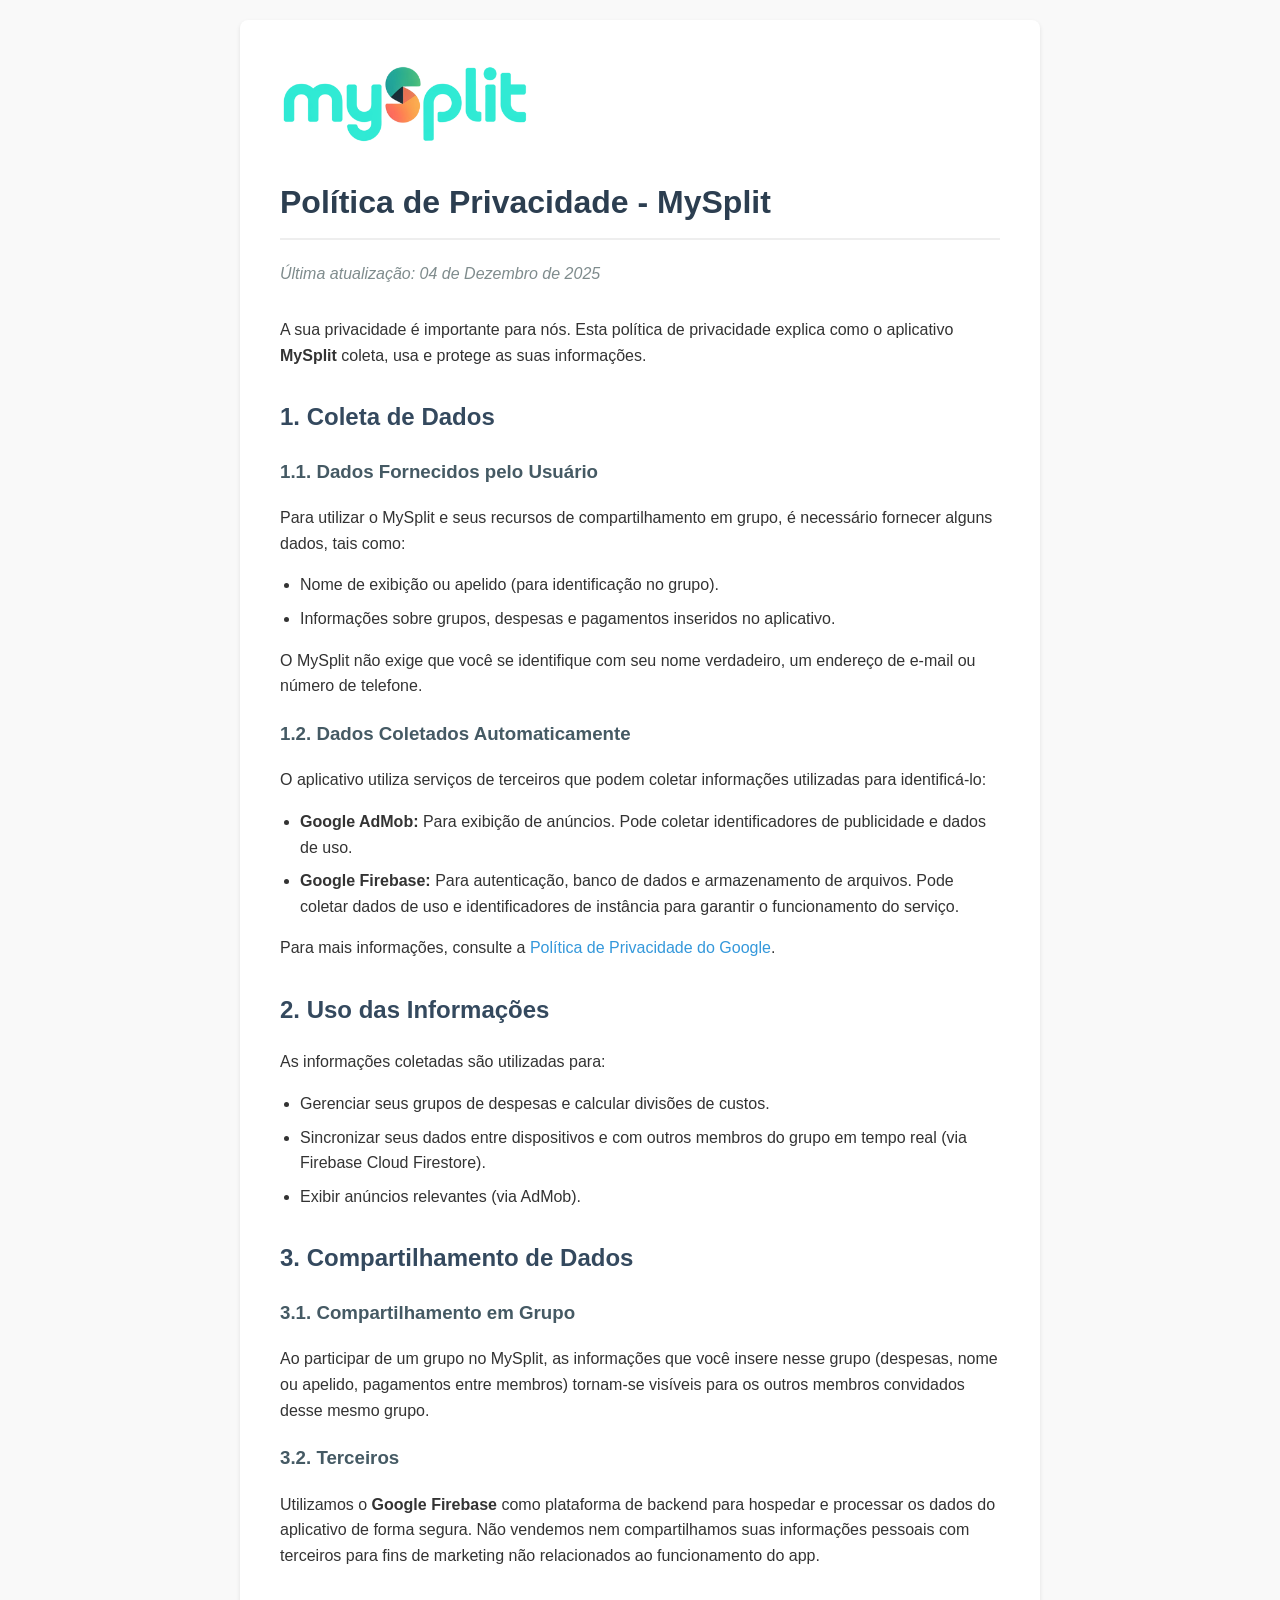
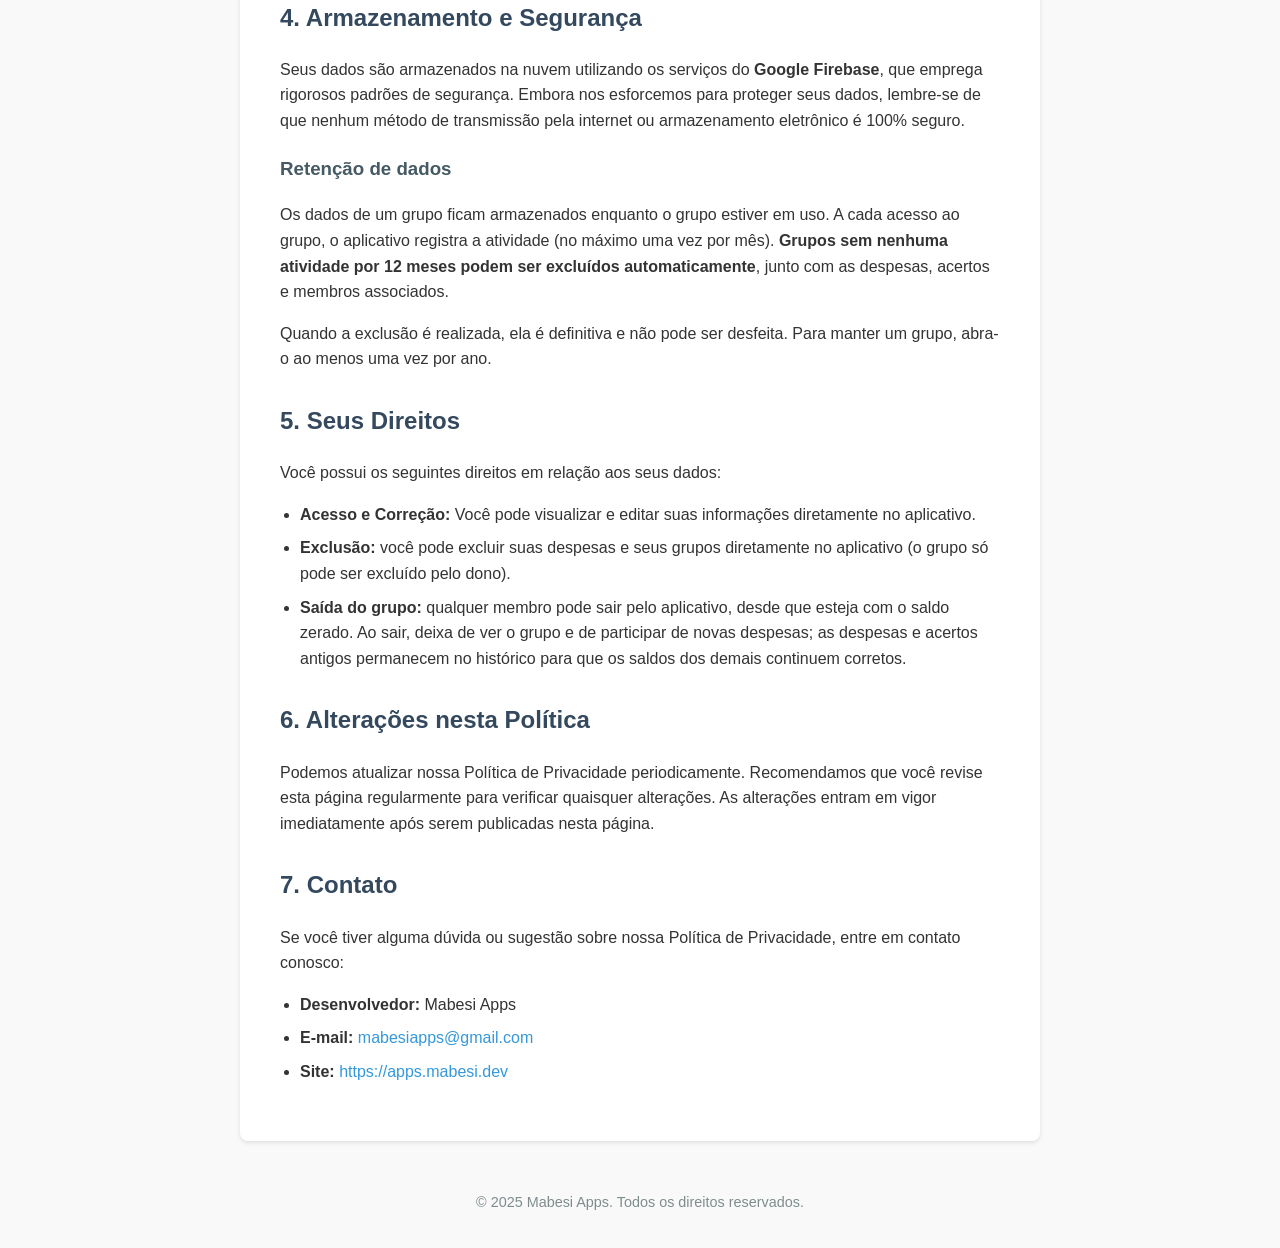
<file: mysplit/privacy_policy.html>
<!DOCTYPE html>
<html lang="pt-BR">

<head>
    <meta charset="UTF-8">
    <meta name="viewport" content="width=device-width, initial-scale=1.0">
    <title>Política de Privacidade - MySplit</title>
    <style>
        body {
            font-family: -apple-system, BlinkMacSystemFont, "Segoe UI", Roboto, Helvetica, Arial, sans-serif;
            line-height: 1.6;
            color: #333;
            max-width: 800px;
            margin: 0 auto;
            padding: 20px;
            background-color: #f9f9f9;
        }

        .container {
            background-color: #ffffff;
            padding: 40px;
            border-radius: 8px;
            box-shadow: 0 2px 4px rgba(0, 0, 0, 0.1);
        }

        h1 {
            color: #2c3e50;
            border-bottom: 2px solid #eee;
            padding-bottom: 10px;
        }

        h2 {
            color: #34495e;
            margin-top: 30px;
        }

        h3 {
            color: #455a64;
            margin-top: 20px;
        }

        ul {
            padding-left: 20px;
        }

        li {
            margin-bottom: 8px;
        }

        a {
            color: #3498db;
            text-decoration: none;
        }

        a:hover {
            text-decoration: underline;
        }

        .last-update {
            color: #7f8c8d;
            font-style: italic;
            margin-bottom: 30px;
            display: block;
        }

        footer {
            margin-top: 50px;
            text-align: center;
            font-size: 0.9em;
            color: #7f8c8d;
        }
    </style>
</head>

<body>
    <div class="container">
        <img src="img/logo.png" alt="MySplit Logo" width="250">
        <h1>Política de Privacidade - MySplit</h1>
        <span class="last-update">Última atualização: 04 de Dezembro de 2025</span>

        <p>A sua privacidade é importante para nós. Esta política de privacidade explica como o aplicativo
            <strong>MySplit</strong> coleta, usa e protege as suas informações.
        </p>

        <h2>1. Coleta de Dados</h2>

        <h3>1.1. Dados Fornecidos pelo Usuário</h3>
        <p>Para utilizar o MySplit e seus recursos de compartilhamento em grupo, é necessário fornecer alguns dados,
            tais como:</p>
        <ul>
            <li>Nome de exibição ou apelido (para identificação no grupo).</li>
            <li>Informações sobre grupos, despesas e pagamentos inseridos no aplicativo.</li>
        </ul>
        <p>O MySplit não exige que você se identifique com seu nome verdadeiro, um endereço de e-mail ou número de
            telefone.</p>

        <h3>1.2. Dados Coletados Automaticamente</h3>
        <p>O aplicativo utiliza serviços de terceiros que podem coletar informações utilizadas para identificá-lo:</p>
        <ul>
            <li><strong>Google AdMob:</strong> Para exibição de anúncios. Pode coletar identificadores de publicidade e
                dados de uso.</li>
            <li><strong>Google Firebase:</strong> Para autenticação, banco de dados e armazenamento de arquivos. Pode
                coletar dados de uso e identificadores de instância para garantir o funcionamento do serviço.</li>
        </ul>
        <p>Para mais informações, consulte a <a href="https://policies.google.com/privacy" target="_blank">Política de
                Privacidade do Google</a>.</p>

        <h2>2. Uso das Informações</h2>
        <p>As informações coletadas são utilizadas para:</p>
        <ul>
            <li>Gerenciar seus grupos de despesas e calcular divisões de custos.</li>
            <li>Sincronizar seus dados entre dispositivos e com outros membros do grupo em tempo real (via Firebase
                Cloud Firestore).</li>
            <li>Exibir anúncios relevantes (via AdMob).</li>
        </ul>

        <h2>3. Compartilhamento de Dados</h2>

        <h3>3.1. Compartilhamento em Grupo</h3>
        <p>Ao participar de um grupo no MySplit, as informações que você insere nesse grupo (despesas, nome ou apelido,
            pagamentos entre membros)
            tornam-se visíveis para os outros membros convidados desse mesmo grupo.</p>

        <h3>3.2. Terceiros</h3>
        <p>Utilizamos o <strong>Google Firebase</strong> como plataforma de backend para hospedar e processar os dados
            do aplicativo de forma segura. Não vendemos nem compartilhamos suas informações pessoais com terceiros para
            fins de marketing não relacionados ao funcionamento do app.</p>

        <h2>4. Armazenamento e Segurança</h2>
        <p>Seus dados são armazenados na nuvem utilizando os serviços do <strong>Google Firebase</strong>, que emprega
            rigorosos padrões de segurança. Embora nos esforcemos para proteger seus dados, lembre-se de que nenhum
            método de transmissão pela internet ou armazenamento eletrônico é 100% seguro.</p>

        <h3>Retenção de dados</h3>
        <p>Os dados de um grupo ficam armazenados enquanto o grupo estiver em uso. A cada acesso ao grupo, o aplicativo
            registra a atividade (no máximo uma vez por mês). <strong>Grupos sem nenhuma atividade por 12 meses podem
            ser excluídos automaticamente</strong>, junto com as despesas, acertos e membros associados.</p>
        <p>Quando a exclusão é realizada, ela é definitiva e não pode ser desfeita. Para manter um grupo, abra-o ao
            menos uma vez por ano.</p>

        <h2>5. Seus Direitos</h2>
        <p>Você possui os seguintes direitos em relação aos seus dados:</p>
        <ul>
            <li><strong>Acesso e Correção:</strong> Você pode visualizar e editar suas informações diretamente no
                aplicativo.</li>
            <li><strong>Exclusão:</strong> você pode excluir suas despesas e seus grupos diretamente no aplicativo
                (o grupo só pode ser excluído pelo dono).</li>
            <li><strong>Saída do grupo:</strong> qualquer membro pode sair pelo aplicativo, desde que esteja com o
                saldo zerado. Ao sair, deixa de ver o grupo e de participar de novas despesas; as despesas e acertos
                antigos permanecem no histórico para que os saldos dos demais continuem corretos.</li>
        </ul>

        <h2>6. Alterações nesta Política</h2>
        <p>Podemos atualizar nossa Política de Privacidade periodicamente. Recomendamos que você revise esta página
            regularmente para verificar quaisquer alterações. As alterações entram em vigor imediatamente após serem
            publicadas nesta página.</p>

        <h2>7. Contato</h2>
        <p>Se você tiver alguma dúvida ou sugestão sobre nossa Política de Privacidade, entre em contato conosco:</p>
        <ul>
            <li><strong>Desenvolvedor:</strong> Mabesi Apps</li>
            <li><strong>E-mail:</strong> <a href="mailto:mabesiapps@gmail.com">mabesiapps@gmail.com</a></li>
            <li><strong>Site:</strong> <a href="https://apps.mabesi.dev" target="_blank">https://apps.mabesi.dev</a>
            </li>
        </ul>
    </div>

    <footer>
        <p>&copy; 2025 Mabesi Apps. Todos os direitos reservados.</p>
    </footer>
</body>

</html>
</file>
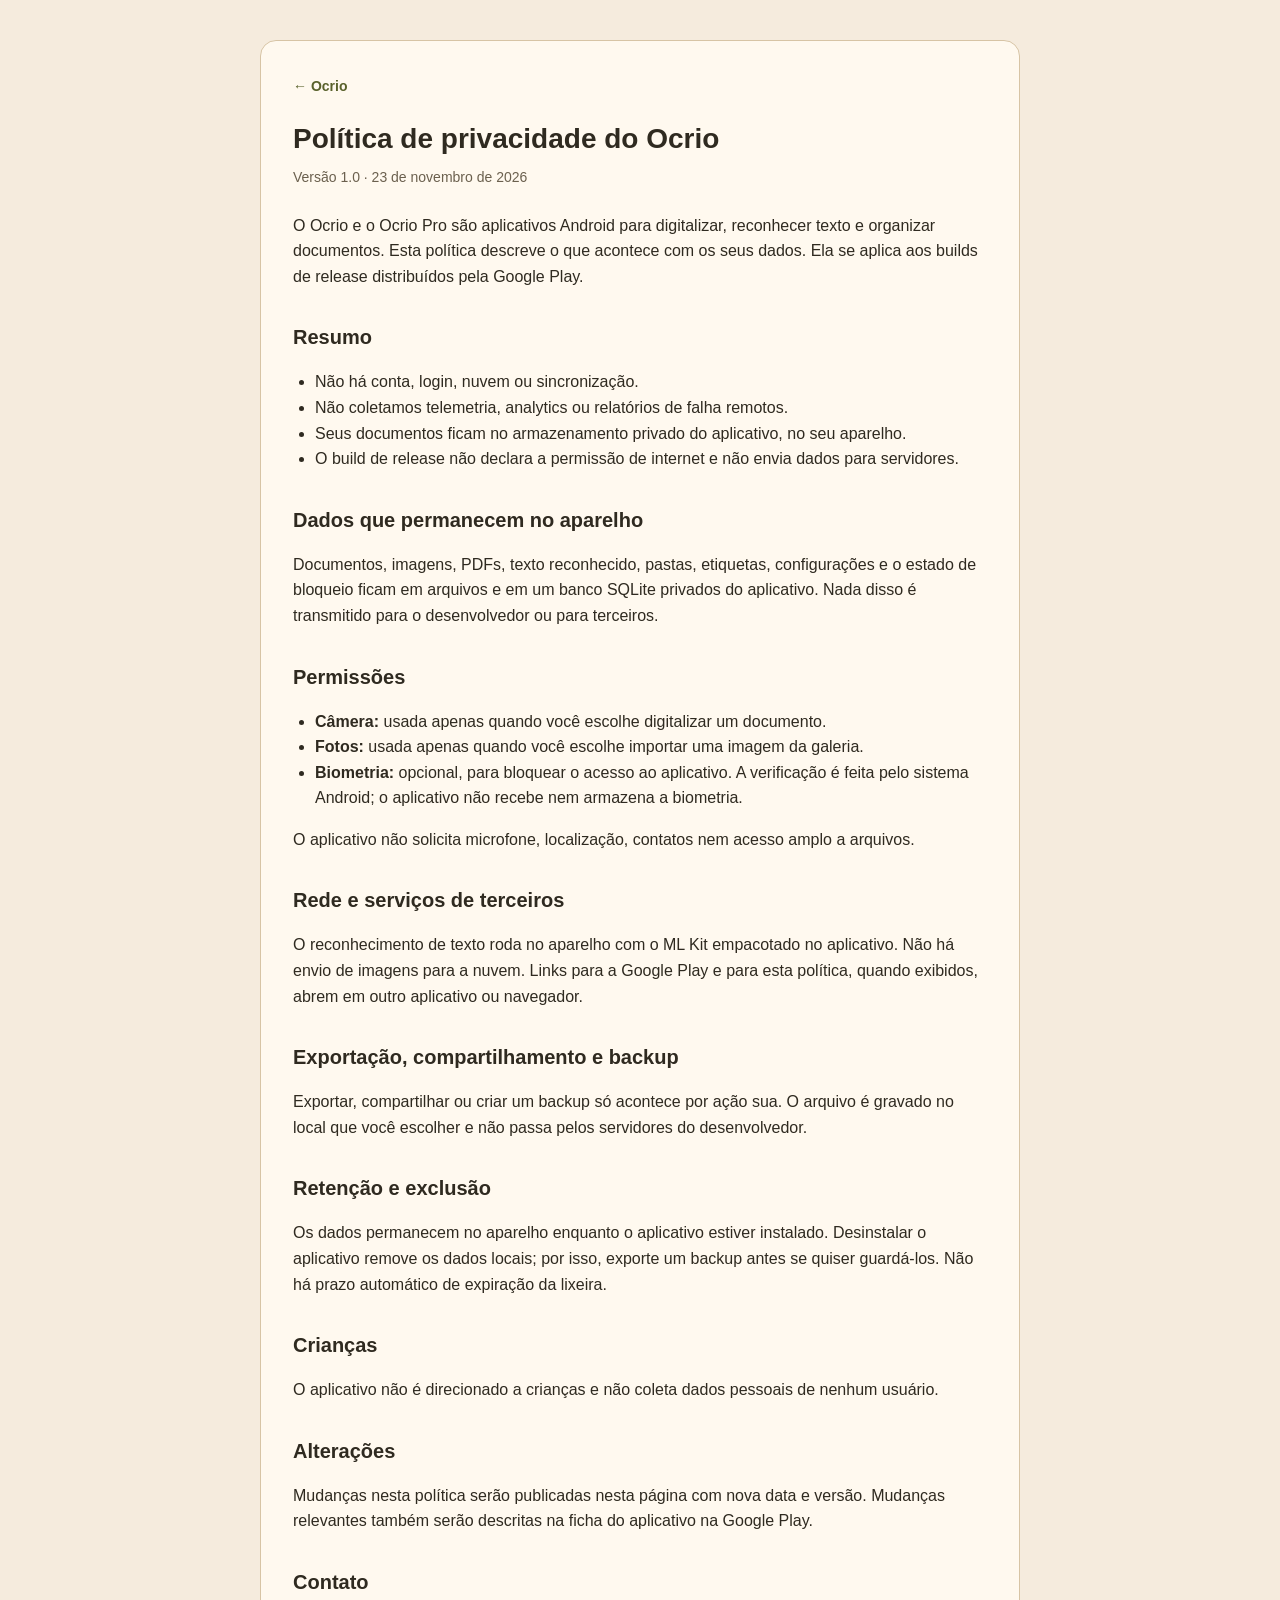
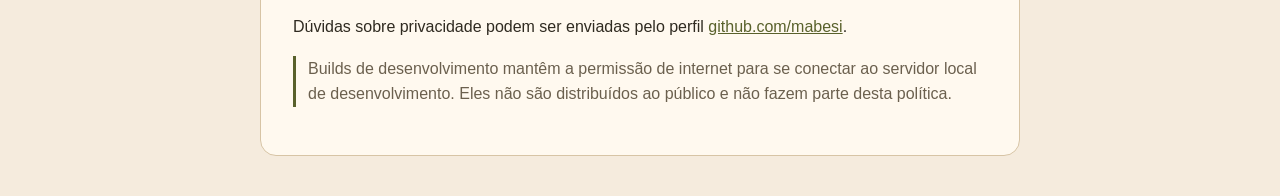
<file: ocrio/privacy_policy.html>
<!doctype html>
<html lang="pt-BR">
  <head>
    <meta charset="utf-8" />
    <meta name="viewport" content="width=device-width, initial-scale=1" />
    <title>Política de privacidade — Ocrio</title>
    <link rel="icon" type="image/png" href="img/icon.png" />
    <style>
      :root {
        color-scheme: light;
        --paper: #f5ebdd;
        --surface: #fff9ef;
        --text: #2f2a20;
        --muted: #6b604e;
        --olive: #59612b;
        --border: #d7c4a5;
      }
      * {
        box-sizing: border-box;
      }
      body {
        margin: 0;
        padding: 40px 20px;
        background: var(--paper);
        color: var(--text);
        font:
          16px/1.6 -apple-system,
          BlinkMacSystemFont,
          "Segoe UI",
          Roboto,
          Helvetica,
          Arial,
          sans-serif;
      }
      main {
        max-width: 760px;
        margin: 0 auto;
        background: var(--surface);
        border: 1px solid var(--border);
        border-radius: 16px;
        padding: 32px;
      }
      .back {
        display: inline-block;
        margin-bottom: 20px;
        color: var(--olive);
        text-decoration: none;
        font-size: 14px;
        font-weight: 600;
      }
      h1 {
        margin: 0 0 4px;
        font-size: 28px;
      }
      h2 {
        margin: 32px 0 8px;
        font-size: 20px;
      }
      .meta {
        color: var(--muted);
        font-size: 14px;
        margin: 0 0 24px;
      }
      a {
        color: var(--olive);
      }
      ul {
        padding-left: 22px;
      }
      .note {
        border-left: 3px solid var(--olive);
        padding-left: 12px;
        color: var(--muted);
      }
      @media (max-width: 520px) {
        main {
          padding: 22px;
        }
      }
    </style>
  </head>
  <body>
    <main>
      <a class="back" href="./">← Ocrio</a>
      <h1>Política de privacidade do Ocrio</h1>
      <p class="meta">Versão 1.0 · 23 de novembro de 2026</p>

      <p>
        O Ocrio e o Ocrio Pro são aplicativos Android para digitalizar, reconhecer
        texto e organizar documentos. Esta política descreve o que acontece com os
        seus dados. Ela se aplica aos builds de release distribuídos pela Google
        Play.
      </p>

      <h2>Resumo</h2>
      <ul>
        <li>Não há conta, login, nuvem ou sincronização.</li>
        <li>Não coletamos telemetria, analytics ou relatórios de falha remotos.</li>
        <li>
          Seus documentos ficam no armazenamento privado do aplicativo, no seu
          aparelho.
        </li>
        <li>
          O build de release não declara a permissão de internet e não envia dados
          para servidores.
        </li>
      </ul>

      <h2>Dados que permanecem no aparelho</h2>
      <p>
        Documentos, imagens, PDFs, texto reconhecido, pastas, etiquetas,
        configurações e o estado de bloqueio ficam em arquivos e em um banco
        SQLite privados do aplicativo. Nada disso é transmitido para o
        desenvolvedor ou para terceiros.
      </p>

      <h2>Permissões</h2>
      <ul>
        <li>
          <strong>Câmera:</strong> usada apenas quando você escolhe digitalizar um
          documento.
        </li>
        <li>
          <strong>Fotos:</strong> usada apenas quando você escolhe importar uma
          imagem da galeria.
        </li>
        <li>
          <strong>Biometria:</strong> opcional, para bloquear o acesso ao
          aplicativo. A verificação é feita pelo sistema Android; o aplicativo não
          recebe nem armazena a biometria.
        </li>
      </ul>
      <p>
        O aplicativo não solicita microfone, localização, contatos nem acesso
        amplo a arquivos.
      </p>

      <h2>Rede e serviços de terceiros</h2>
      <p>
        O reconhecimento de texto roda no aparelho com o ML Kit empacotado no
        aplicativo. Não há envio de imagens para a nuvem. Links para a Google Play
        e para esta política, quando exibidos, abrem em outro aplicativo ou
        navegador.
      </p>

      <h2>Exportação, compartilhamento e backup</h2>
      <p>
        Exportar, compartilhar ou criar um backup só acontece por ação sua. O
        arquivo é gravado no local que você escolher e não passa pelos servidores
        do desenvolvedor.
      </p>

      <h2>Retenção e exclusão</h2>
      <p>
        Os dados permanecem no aparelho enquanto o aplicativo estiver instalado.
        Desinstalar o aplicativo remove os dados locais; por isso, exporte um
        backup antes se quiser guardá-los. Não há prazo automático de expiração da
        lixeira.
      </p>

      <h2>Crianças</h2>
      <p>
        O aplicativo não é direcionado a crianças e não coleta dados pessoais de
        nenhum usuário.
      </p>

      <h2>Alterações</h2>
      <p>
        Mudanças nesta política serão publicadas nesta página com nova data e
        versão. Mudanças relevantes também serão descritas na ficha do aplicativo
        na Google Play.
      </p>

      <h2>Contato</h2>
      <p>
        Dúvidas sobre privacidade podem ser enviadas pelo perfil
        <a href="https://github.com/mabesi">github.com/mabesi</a>.
      </p>

      <p class="note">
        Builds de desenvolvimento mantêm a permissão de internet para se conectar
        ao servidor local de desenvolvimento. Eles não são distribuídos ao
        público e não fazem parte desta política.
      </p>
    </main>
  </body>
</html>
</file>
<file: css/styles.css>
* {
    margin: 0;
    padding: 0;
    box-sizing: border-box;
}

:root {
    --primary-orange: #fba74f;
    --secondary-orange: #e09646;
    --dark-bg: #0F172A;
    --card-bg: #1E293B;
    --text-light: #F8FAFC;
    --text-gray: #94A3B8;
    --success-green: #10B981;
    --crypto-gold: #F7931A;

    /* Category Colors */
    --finance-primary: #fbbf24;
    --finance-secondary: #f97316;
    --utilities-primary: #60a5fa;
    --utilities-secondary: #1d4ed8;
    --productivity-primary: #34d399;
    --productivity-secondary: #047857;
    --education-primary: #c084fc;
    --education-secondary: #7e22ce;
    --tools-primary: #22c55e;
    --tools-secondary: #15803d;
    --health-primary: #f472b6;
    --health-secondary: #be185d;
    --games-primary: #a78bfa;
    --games-secondary: #6d28d9;
    --blockchain-primary: #9b6767;
    --blockchain-secondary: #501b1b;
    --library-primary: #ec4899;
    --library-secondary: #db2777;
    --default-primary: #94a3b8;
    --default-secondary: #334155;
}

body {
    font-family: 'Segoe UI', Tahoma, Geneva, Verdana, sans-serif;
    background: linear-gradient(135deg, #0F172A 0%, #1E293B 100%);
    color: var(--text-light);
    line-height: 1.6;
    min-height: 100vh;
}

/* Header Styles */
header {
    padding: 2rem;
    border-bottom: 1px solid rgba(251, 167, 79, 0.2);
    position: sticky;
    top: 0;
    background: rgba(15, 23, 42, 0.95);
    backdrop-filter: blur(10px);
    z-index: 1000;
}

.header-wrapper {
    max-width: 1200px;
    margin: 0 auto;
    display: flex;
    align-items: center;
    justify-content: space-between;
}

.header-content {
    display: flex;
    align-items: center;
    gap: 1.5rem;
}

.logo-img {
    width: 80px;
    height: 80px;
    border-radius: 20%;
}

.logo {
    font-size: 2.5rem;
    font-weight: 800;
    background: linear-gradient(135deg, var(--primary-orange), var(--secondary-orange));
    -webkit-background-clip: text;
    -webkit-text-fill-color: transparent;
    background-clip: text;
    margin-bottom: 0.2rem;
}

.tagline {
    color: var(--text-gray);
    font-size: 1.1rem;
}

.language-switcher {
    display: flex;
    gap: 1rem;
    justify-content: center;
}

.lang-flag {
    font-size: 1.5rem;
    cursor: pointer;
    opacity: 0.5;
    transition: all 0.3s ease;
    filter: grayscale(100%);
}

.lang-flag:hover,
.lang-flag.active {
    opacity: 1;
    filter: grayscale(0%);
    transform: scale(1.2);
}

/* Hero/About Section */
.hero {
    padding: 3rem 2rem;
    text-align: center;
    max-width: 900px;
    margin: 0 auto;
}

.hero h1 {
    font-size: 3rem;
    font-weight: 800;
    margin-bottom: 1.5rem;
    background: linear-gradient(135deg, var(--primary-orange), var(--secondary-orange));
    -webkit-background-clip: text;
    -webkit-text-fill-color: transparent;
    background-clip: text;
}

.hero p {
    font-size: 1.2rem;
    color: var(--text-gray);
    line-height: 1.8;
    margin-bottom: 1rem;
}

/* About Section */
.about-section {
    padding: 3rem 2rem 2rem;
    max-width: 1200px;
    margin: 0 auto;
}

.section-title {
    text-align: center;
    font-size: 2.5rem;
    font-weight: 800;
    margin-bottom: 2rem;
    background: linear-gradient(135deg, var(--primary-orange), var(--secondary-orange));
    -webkit-background-clip: text;
    -webkit-text-fill-color: transparent;
    background-clip: text;
}

.about-content {
    display: grid;
    grid-template-columns: repeat(auto-fit, minmax(250px, 1fr));
    gap: 2rem;
    margin-bottom: 2rem;
}

.about-card {
    background: var(--card-bg);
    padding: 2rem;
    border-radius: 20px;
    text-align: center;
    box-shadow: 0 8px 32px rgba(0, 0, 0, 0.3);
    transition: transform 0.3s ease;
}

.about-card:hover {
    transform: translateY(-5px);
}

.about-icon {
    font-size: 3rem;
    margin-bottom: 1rem;
}

.about-card h3 {
    font-size: 1.3rem;
    margin-bottom: 0.5rem;
    color: var(--primary-orange);
}

.about-card p {
    color: var(--text-gray);
    font-size: 0.95rem;
}

/* Hero Text (without title) */
.hero-text {
    padding: 0.25rem 2rem 1rem;
    text-align: center;
    max-width: 900px;
    margin: 0 auto;
}

.hero-text p {
    font-size: 1.2rem;
    color: var(--text-gray);
    line-height: 1.8;
}

/* Projects Section */
.projects-section {
    padding: 3rem 2rem;
    max-width: 1400px;
    margin: 0 auto;
}

/* Category Filters */
.category-filters {
    display: flex;
    gap: 1rem;
    justify-content: center;
    flex-wrap: wrap;
    margin-bottom: 2rem;
}

.filter-btn {
    padding: 0.8rem 1.5rem;
    border: 2px solid rgba(251, 167, 79, 0.3);
    background: var(--card-bg);
    color: var(--text-light);
    border-radius: 25px;
    cursor: pointer;
    font-size: 0.95rem;
    font-weight: 600;
    transition: all 0.3s ease;
    display: flex;
    align-items: center;
    gap: 0.5rem;
}

.filter-btn:hover {
    border-color: var(--primary-orange);
    transform: translateY(-2px);
}

.filter-btn.active {
    background: linear-gradient(135deg, var(--primary-orange), var(--secondary-orange));
    border-color: var(--primary-orange);
    box-shadow: 0 4px 16px rgba(251, 167, 79, 0.3);
}

/* Category-specific filter button styles */
.filter-btn[data-category="finance"].active {
    background: linear-gradient(135deg, var(--finance-secondary), var(--finance-primary));
    border-color: var(--finance-primary);
    box-shadow: 0 4px 16px rgba(251, 191, 36, 0.3);
}

.filter-btn[data-category="utilities"].active {
    background: linear-gradient(135deg, var(--utilities-secondary), var(--utilities-primary));
    border-color: var(--utilities-primary);
    box-shadow: 0 4px 16px rgba(96, 165, 250, 0.3);
}

.filter-btn[data-category="productivity"].active {
    background: linear-gradient(135deg, var(--productivity-secondary), var(--productivity-primary));
    border-color: var(--productivity-primary);
    box-shadow: 0 4px 16px rgba(52, 211, 153, 0.3);
}

.filter-btn[data-category="education"].active {
    background: linear-gradient(135deg, var(--education-secondary), var(--education-primary));
    border-color: var(--education-primary);
    box-shadow: 0 4px 16px rgba(192, 132, 252, 0.3);
}

.filter-btn[data-category="tools"].active {
    background: linear-gradient(135deg, var(--tools-secondary), var(--tools-primary));
    border-color: var(--tools-primary);
    box-shadow: 0 4px 16px rgba(34, 197, 94, 0.3);
}

.filter-btn[data-category="health"].active {
    background: linear-gradient(135deg, var(--health-secondary), var(--health-primary));
    border-color: var(--health-primary);
    box-shadow: 0 4px 16px rgba(244, 114, 182, 0.3);
}

.filter-btn[data-category="games"].active {
    background: linear-gradient(135deg, var(--games-secondary), var(--games-primary));
    border-color: var(--games-primary);
    box-shadow: 0 4px 16px rgba(167, 139, 250, 0.3);
}

.filter-btn[data-category="blockchain"].active {
    background: linear-gradient(135deg, var(--blockchain-secondary), var(--blockchain-primary));
    border-color: var(--blockchain-primary);
    box-shadow: 0 4px 16px rgba(155, 103, 103, 0.3);
}

.filter-btn[data-category="library"].active {
    background: linear-gradient(135deg, var(--library-secondary), var(--library-primary));
    border-color: var(--library-primary);
    box-shadow: 0 4px 16px rgba(236, 72, 153, 0.3);
}

.projects-grid {
    display: grid;
    grid-template-columns: repeat(auto-fill, minmax(280px, 1fr));
    gap: 2rem;
}

@media (min-width: 1200px) {
    .projects-grid {
        grid-template-columns: repeat(4, 1fr);
    }
}

.project-card {
    background: var(--card-bg);
    border-radius: 20px;
    overflow: hidden;
    box-shadow: 0 8px 32px rgba(0, 0, 0, 0.3);
    transition: transform 0.3s ease, box-shadow 0.3s ease;
    position: relative;
    display: flex;
    flex-direction: column;
}

.project-card:hover {
    transform: translateY(-10px);
    box-shadow: 0 16px 48px rgba(251, 167, 79, 0.3);
}

.project-card.hidden {
    display: none;
}

.project-image {
    width: 100%;
    height: 180px;
    display: flex;
    align-items: center;
    justify-content: center;
    font-size: 1.8rem;
    font-weight: 600;
    letter-spacing: 0.1em;
    position: relative;
    font-family: -apple-system, BlinkMacSystemFont, 'Segoe UI', 'Roboto', 'Oxygen', 'Ubuntu', sans-serif;
    color: rgba(255, 255, 255, 0.95);
    text-shadow: 0 2px 8px rgba(0, 0, 0, 0.3);
    text-align: center;
    padding: 1rem;
    word-wrap: break-word;
}

/* Category-based gradients */
.project-image.finance {
    background: linear-gradient(135deg, var(--finance-secondary), var(--finance-primary));
}

.project-image.utilities {
    background: linear-gradient(135deg, var(--utilities-secondary), var(--utilities-primary));
}

.project-image.productivity {
    background: linear-gradient(135deg, var(--productivity-secondary), var(--productivity-primary));
}

.project-image.education {
    background: linear-gradient(135deg, var(--education-secondary), var(--education-primary));
}

.project-image.tools {
    background: linear-gradient(135deg, var(--tools-secondary), var(--tools-primary));
}

.project-image.health {
    background: linear-gradient(135deg, var(--health-secondary), var(--health-primary));
}

.project-image.games {
    background: linear-gradient(135deg, var(--games-secondary), var(--games-primary));
}

.project-image.blockchain {
    background: linear-gradient(135deg, var(--blockchain-secondary), var(--blockchain-primary));
}

.project-image.library {
    background: linear-gradient(135deg, var(--library-secondary), var(--library-primary));
}

.project-image.default {
    background: linear-gradient(135deg, var(--default-secondary), var(--default-primary));
}

.project-category {
    position: absolute;
    top: 0.75rem;
    right: 0.75rem;
    background: rgba(15, 23, 42, 0.9);
    padding: 0.5rem 1rem;
    border-radius: 20px;
    font-size: 0.85rem;
    display: flex;
    align-items: center;
    gap: 0.5rem;
    backdrop-filter: blur(10px);
    z-index: 10;
    max-width: calc(100% - 1.5rem);
}

.project-content {
    padding: 1.5rem;
    flex-grow: 1;
    display: flex;
    flex-direction: column;
}

.project-title {
    font-size: 1.5rem;
    font-weight: 700;
    margin-bottom: 0.5rem;
    color: var(--primary-orange);
}

.project-description {
    color: var(--text-gray);
    font-size: 0.95rem;
    margin-bottom: 1.5rem;
    flex-grow: 1;
}

.project-links {
    display: flex;
    gap: 1rem;
    justify-content: center;
    padding-top: 1rem;
    border-top: 1px solid rgba(255, 255, 255, 0.1);
}

.project-link {
    width: 40px;
    height: 40px;
    border-radius: 50%;
    background: rgba(251, 167, 79, 0.1);
    display: flex;
    align-items: center;
    justify-content: center;
    text-decoration: none;
    transition: all 0.3s ease;
    color: var(--text-light);
}

.project-link svg {
    width: 20px;
    height: 20px;
    fill: currentColor;
}

.project-link:hover {
    background: var(--primary-orange);
    transform: scale(1.1);
}

/* Impact Section (for donate page) */
.impact-section {
    padding: 3rem 2rem;
    max-width: 1200px;
    margin: 0 auto;
}

.impact-grid {
    display: grid;
    grid-template-columns: repeat(auto-fit, minmax(250px, 1fr));
    gap: 2rem;
    margin-bottom: 3rem;
}

.impact-card {
    background: var(--card-bg);
    padding: 2rem;
    border-radius: 20px;
    text-align: center;
    box-shadow: 0 8px 32px rgba(0, 0, 0, 0.3);
}

.impact-icon {
    font-size: 3rem;
    margin-bottom: 1rem;
}

.impact-value {
    font-size: 2.5rem;
    font-weight: 800;
    color: var(--primary-orange);
    margin-bottom: 0.5rem;
}

.impact-label {
    color: var(--text-gray);
}

.cost-breakdown {
    background: rgba(251, 167, 79, 0.1);
    border-left: 4px solid var(--primary-orange);
    padding: 2rem;
    border-radius: 12px;
    margin: 2rem 0;
}

.cost-item {
    display: flex;
    justify-content: space-between;
    padding: 1rem 0;
    border-bottom: 1px solid rgba(255, 255, 255, 0.1);
}

.cost-item:last-child {
    border-bottom: none;
    font-weight: 700;
    font-size: 1.2rem;
    color: var(--primary-orange);
}

/* Donation Methods (for donate page) */
.donation-methods {
    padding: 3rem 2rem;
    max-width: 1200px;
    margin: 0 auto;
}

.methods-grid {
    display: grid;
    grid-template-columns: repeat(2, 1fr);
    gap: 2rem;
}

.method-card {
    background: var(--card-bg);
    padding: 2rem;
    border-radius: 20px;
    box-shadow: 0 8px 32px rgba(0, 0, 0, 0.3);
    transition: transform 0.3s ease, box-shadow 0.3s ease;
    position: relative;
    overflow: hidden;
    display: flex;
    flex-direction: column;
    align-items: center;
    text-align: center;
}

.method-card::before {
    content: '';
    position: absolute;
    top: 0;
    left: 0;
    right: 0;
    height: 4px;
    background: linear-gradient(90deg, var(--primary-orange), var(--secondary-orange));
}

.method-card:hover {
    transform: translateY(-5px);
    box-shadow: 0 16px 48px rgba(251, 167, 79, 0.3);
}

.method-icon {
    font-size: 3rem;
    margin-bottom: 1rem;
}

.method-title {
    font-size: 1.5rem;
    font-weight: 700;
    margin-bottom: 1rem;
}

.method-description {
    color: var(--text-gray);
    margin-bottom: 1.5rem;
}

.qr-code {
    width: 280px;
    height: 280px;
    background: white;
    margin: 1rem auto;
    border-radius: 12px;
    display: flex;
    align-items: center;
    justify-content: center;
    font-size: 0.8rem;
    color: #333;
    padding: 1rem;
    text-align: center;
}

.qr-code img {
    width: 100%;
    height: 100%;
    object-fit: contain;
}

.wallet-address {
    background: rgba(0, 0, 0, 0.3);
    padding: 1rem;
    border-radius: 8px;
    font-family: monospace;
    font-size: 0.85rem;
    word-break: break-all;
    margin: 1rem 0;
    cursor: pointer;
    transition: background 0.3s ease;
    width: 100%;
}

.wallet-address:hover {
    background: rgba(251, 167, 79, 0.2);
}

.copy-btn {
    background: linear-gradient(135deg, var(--primary-orange), var(--secondary-orange));
    color: white;
    border: none;
    padding: 1rem 2rem;
    border-radius: 8px;
    cursor: pointer;
    font-weight: 700;
    font-size: 1.1rem;
    transition: transform 0.3s ease;
    margin-top: 0.5rem;
    width: 100%;
    max-width: 300px;
}

.copy-btn:hover {
    transform: translateY(-2px);
}

.badges-container {
    display: flex;
    justify-content: center;
    flex-wrap: wrap;
    gap: 0.5rem;
    margin-bottom: 0.5rem;
}

.network-badge {
    display: inline-block;
    padding: 0.3rem 0.8rem;
    background: rgba(16, 185, 129, 0.2);
    color: var(--success-green);
    border-radius: 20px;
    font-size: 0.85rem;
    margin: 0;
}

/* Footer */
footer {
    padding: 3rem 2rem;
    text-align: center;
    background: rgba(15, 23, 42, 0.8);
    border-top: 1px solid rgba(251, 167, 79, 0.2);
    margin-top: 4rem;
}

.footer-links {
    display: flex;
    justify-content: center;
    gap: 2rem;
    margin-bottom: 1.5rem;
    flex-wrap: wrap;
}

.footer-links a {
    color: var(--text-gray);
    text-decoration: none;
    transition: color 0.3s ease;
    font-size: 1rem;
    display: flex;
    align-items: center;
    gap: 0.5rem;
}

.footer-links a svg {
    width: 20px;
    height: 20px;
    fill: currentColor;
}

.footer-links a:hover {
    color: var(--primary-orange);
}

.footer-info {
    color: var(--text-gray);
    margin-top: 1rem;
}

.footer-info a {
    color: var(--primary-orange);
    text-decoration: none;
    transition: opacity 0.3s ease;
}

.footer-info a:hover {
    opacity: 0.8;
}

/* Responsive Design */
@media (max-width: 768px) {
    header {
        padding: 1.5rem;
    }

    .header-wrapper {
        flex-direction: column;
        align-items: center;
        gap: 1.5rem;
    }

    .hero h1 {
        font-size: 2rem;
    }

    .section-title {
        font-size: 2rem;
    }

    .logo {
        font-size: 2rem;
    }

    .logo-img {
        width: 60px;
        height: 60px;
    }

    .projects-grid {
        grid-template-columns: 1fr;
    }

    .category-filters {
        gap: 0.5rem;
    }

    .filter-btn {
        padding: 0.6rem 1rem;
        font-size: 0.85rem;
    }

    .methods-grid {
        grid-template-columns: 1fr;
    }
}

@media (max-width: 480px) {

    .hero,
    .hero-text {
        padding: 2rem 1rem;
    }

    .projects-section,
    .about-section {
        padding: 2rem 1rem;
    }

    .project-image {
        height: 150px;
        font-size: 1.5rem;
    }
}
</file>
